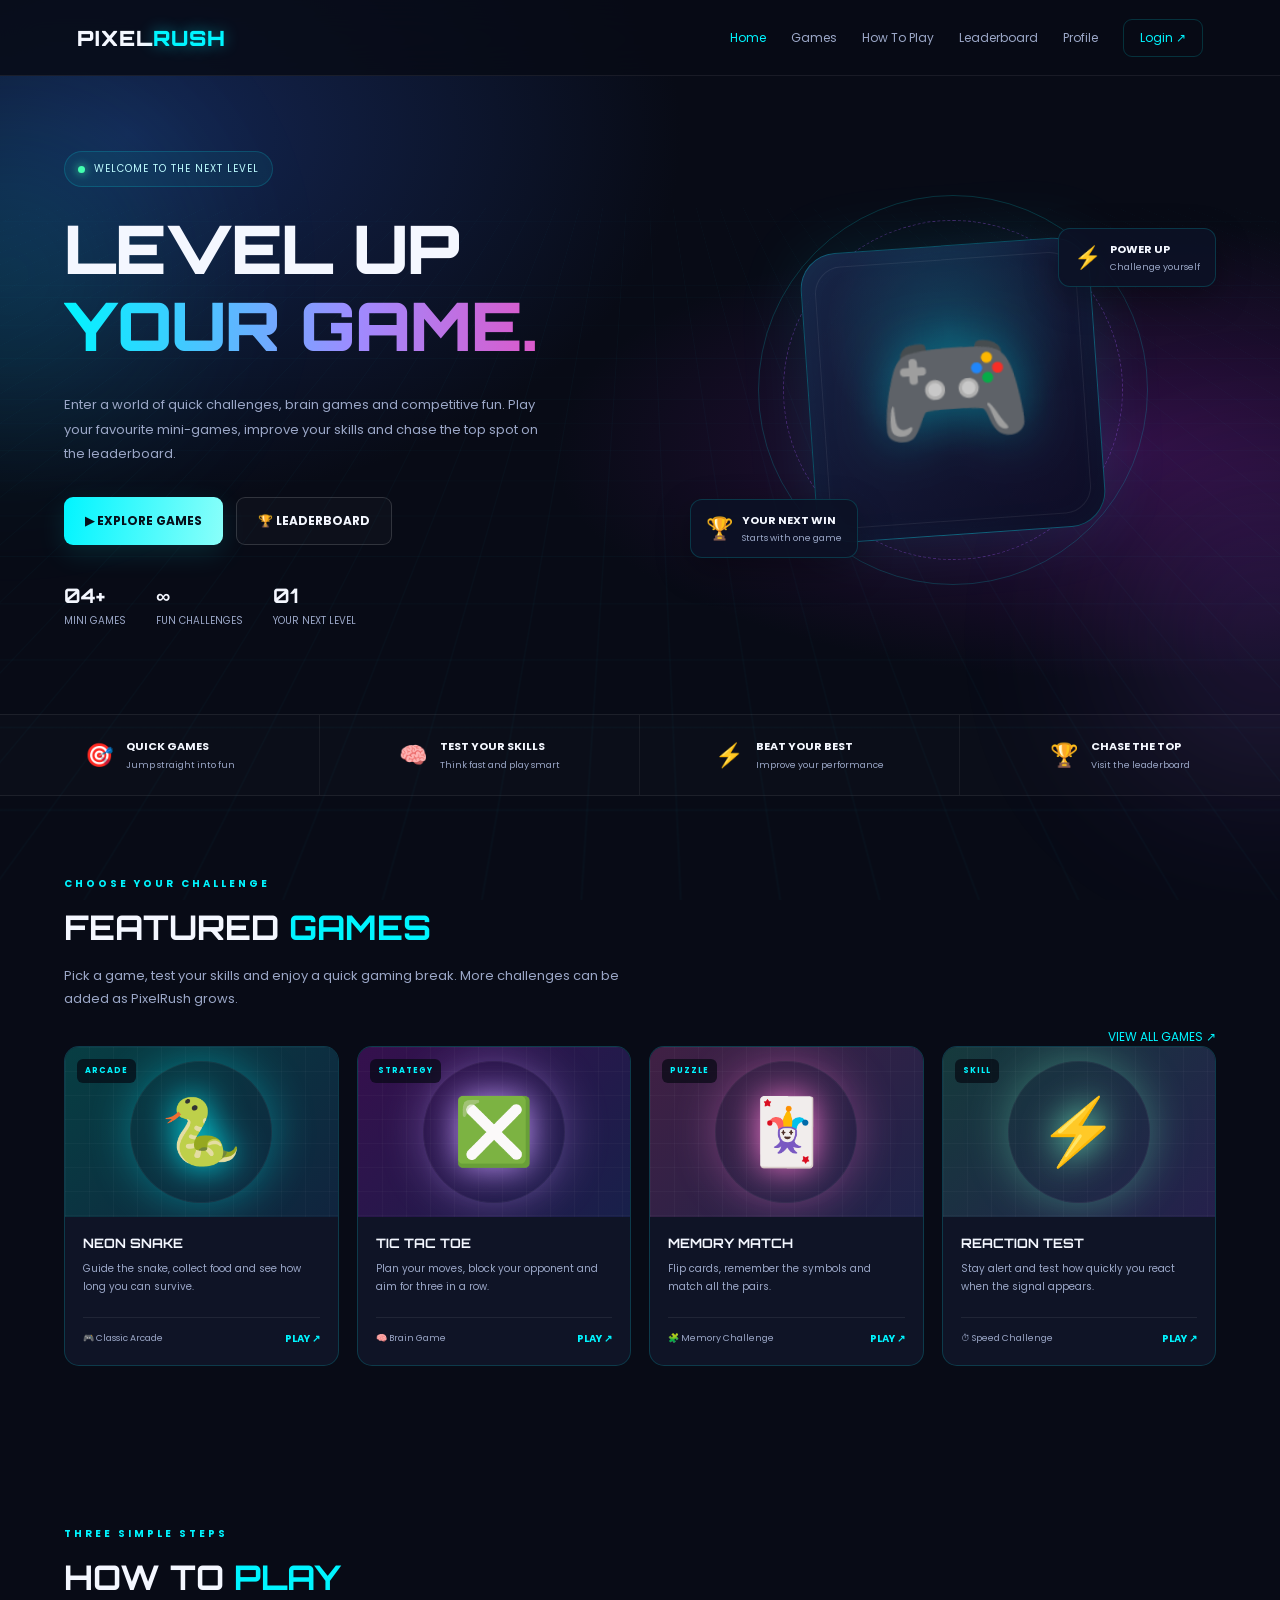
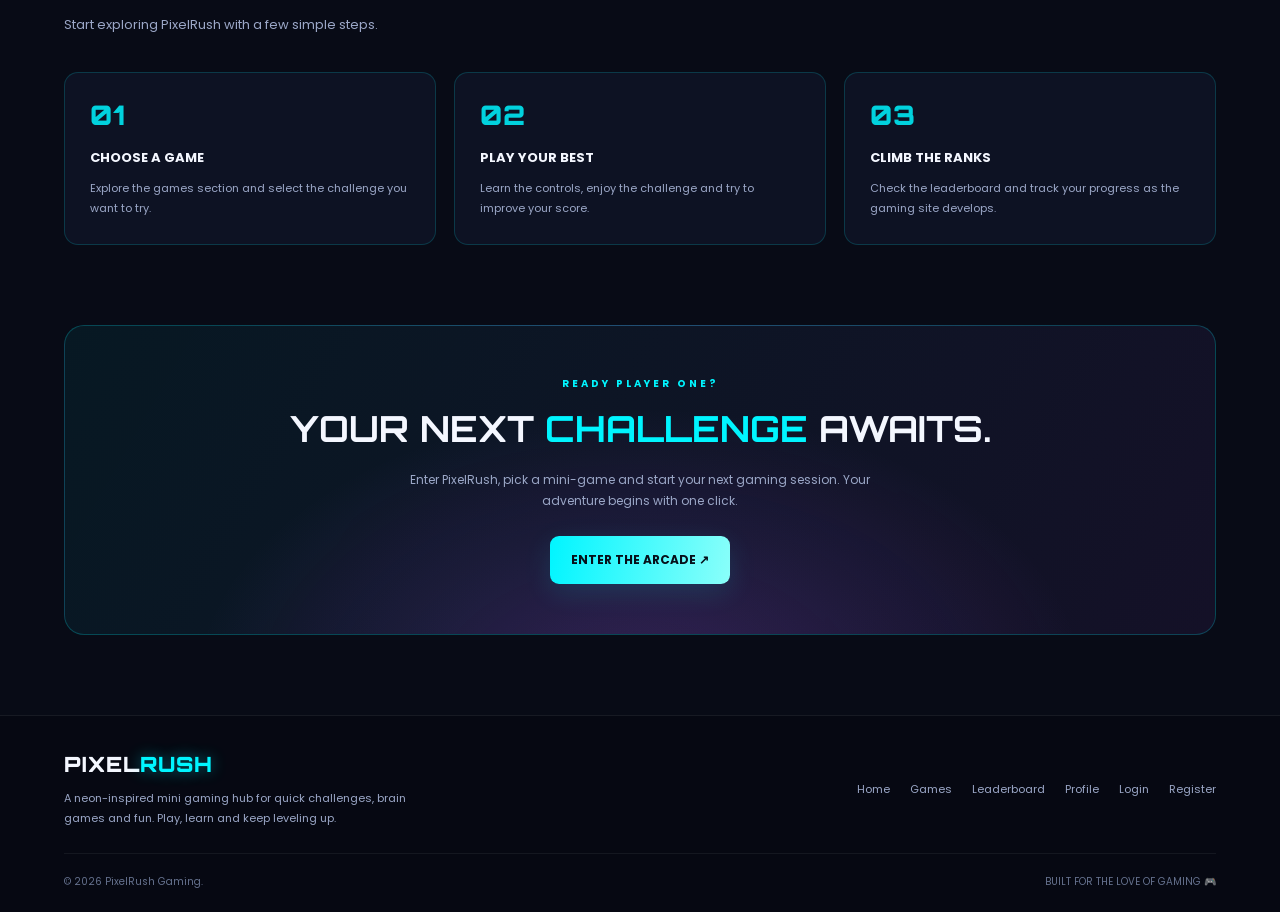
<file: index.html>
<!DOCTYPE html>
<html lang="en">
<head>
  <meta charset="UTF-8">
  <meta name="viewport" content="width=device-width, initial-scale=1.0">
  <meta name="theme-color" content="#080b16">
  <meta name="description" content="PixelRush is your neon gaming hub. Play mini games, earn XP and climb the leaderboard.">
  <title>PixelRush | Enter The Game</title>

  <link rel="preconnect" href="https://fonts.googleapis.com">
  <link rel="preconnect" href="https://fonts.gstatic.com" crossorigin>
  <link href="https://fonts.googleapis.com/css2?family=Orbitron:wght@400;500;600;700;800;900&family=Poppins:wght@300;400;500;600;700;800&display=swap" rel="stylesheet">

  <style>
    :root {
      --bg: #080b16;
      --panel: #11172b;
      --cyan: #00f5ff;
      --purple: #a855f7;
      --pink: #ff3cac;
      --white: #f4f7ff;
      --muted: #9ba7c7;
      --border: rgba(0,245,255,.17);
    }

    * {
      margin: 0;
      padding: 0;
      box-sizing: border-box;
    }

    html {
      scroll-behavior: smooth;
      scroll-padding-top: 90px;
    }

    body {
      background: var(--bg);
      color: var(--white);
      font-family: 'Poppins', sans-serif;
      overflow-x: hidden;
    }

    body.intro-active {
      overflow: hidden;
    }

    a {
      color: inherit;
      text-decoration: none;
    }

    button {
      font: inherit;
      cursor: pointer;
    }

    /* =========================
       INTRO / ENTER ANIMATION
       Only on index.html
    ========================== */

    .intro {
      position: fixed;
      inset: 0;
      z-index: 9999;
      display: flex;
      align-items: center;
      justify-content: center;
      overflow: hidden;
      background: #050711;
      transition:
        opacity .8s ease,
        visibility .8s ease;
    }

    .intro.hide {
      opacity: 0;
      visibility: hidden;
      pointer-events: none;
    }

    .intro-grid {
      position: absolute;
      inset: -50%;
      background-image:
        linear-gradient(rgba(0,245,255,.12) 1px, transparent 1px),
        linear-gradient(90deg, rgba(0,245,255,.12) 1px, transparent 1px);
      background-size: 48px 48px;
      transform: perspective(500px) rotateX(58deg) scale(1.3);
      animation: introGrid 3s linear infinite;
      mask-image: linear-gradient(to bottom, transparent, black, transparent);
    }

    .intro-glow {
      position: absolute;
      width: 380px;
      height: 380px;
      border-radius: 50%;
      background: var(--purple);
      filter: blur(130px);
      opacity: .28;
      animation: glowPulse 2s ease-in-out infinite alternate;
    }

    .intro-content {
      position: relative;
      z-index: 2;
      width: 100%;
      padding: 24px;
      text-align: center;
      animation: introEnter 1s cubic-bezier(.2,.8,.2,1) both;
    }

    .intro-symbol {
      width: 92px;
      height: 92px;
      display: grid;
      place-items: center;
      margin: 0 auto 25px;
      border: 1px solid rgba(0,245,255,.6);
      border-radius: 25px;
      background: rgba(0,245,255,.07);
      box-shadow:
        0 0 30px rgba(0,245,255,.16),
        inset 0 0 25px rgba(0,245,255,.06);
      font-size: 46px;
      animation: symbolFloat 2s ease-in-out infinite;
    }

    .intro-title {
      font-family: 'Orbitron', sans-serif;
      font-weight: 900;
      font-size: clamp(34px, 8vw, 76px);
      letter-spacing: clamp(2px, 1vw, 8px);
      line-height: 1.2;
      text-shadow: 0 0 35px rgba(0,245,255,.16);
    }

    .intro-title span {
      color: var(--cyan);
      text-shadow: 0 0 25px rgba(0,245,255,.7);
    }

    .intro-subtitle {
      margin-top: 17px;
      color: #b4c0df;
      font-size: 11px;
      letter-spacing: 4px;
    }

    .intro-loader {
      width: min(280px, 75%);
      height: 3px;
      margin: 36px auto 13px;
      overflow: hidden;
      border-radius: 10px;
      background: #222b43;
    }

    .intro-loader span {
      display: block;
      width: 100%;
      height: 100%;
      background: linear-gradient(90deg, var(--purple), var(--cyan));
      transform: scaleX(0);
      transform-origin: left;
      animation: loading 2.5s ease-in-out forwards;
      box-shadow: 0 0 12px var(--cyan);
    }

    .loading-text {
      color: #71809f;
      font-size: 10px;
      letter-spacing: 3px;
      animation: textBlink 1s ease-in-out infinite alternate;
    }

    .skip-intro {
      position: absolute;
      z-index: 5;
      right: 25px;
      bottom: 24px;
      padding: 10px 15px;
      border: 1px solid rgba(0,245,255,.28);
      border-radius: 8px;
      background: rgba(0,245,255,.06);
      color: var(--cyan);
      font-size: 11px;
      letter-spacing: 1px;
      transition: .25s;
    }

    .skip-intro:hover {
      background: rgba(0,245,255,.15);
    }

    @keyframes introEnter {
      from { opacity: 0; transform: translateY(35px) scale(.94); }
      to { opacity: 1; transform: translateY(0) scale(1); }
    }

    @keyframes introGrid {
      from { background-position: 0 0; }
      to { background-position: 0 96px; }
    }

    @keyframes glowPulse {
      from { transform: scale(.8); opacity: .16; }
      to { transform: scale(1.2); opacity: .35; }
    }

    @keyframes symbolFloat {
      0%, 100% { transform: translateY(0) rotate(-3deg); }
      50% { transform: translateY(-9px) rotate(3deg); }
    }

    @keyframes loading {
      to { transform: scaleX(1); }
    }

    @keyframes textBlink {
      from { opacity: .45; }
      to { opacity: 1; }
    }

    /* =========================
       BACKGROUND
    ========================== */

    .site-background {
      position: fixed;
      inset: 0;
      z-index: -2;
      pointer-events: none;
      overflow: hidden;
      background:
        radial-gradient(ellipse at 10% 15%, #142653 0%, transparent 34%),
        radial-gradient(ellipse at 88% 50%, #301044 0%, transparent 36%),
        #080b16;
    }

    .site-grid {
      position: absolute;
      inset: -50%;
      background-image:
        linear-gradient(rgba(0,245,255,.025) 1px, transparent 1px),
        linear-gradient(90deg, rgba(0,245,255,.025) 1px, transparent 1px);
      background-size: 50px 50px;
      transform: perspective(650px) rotateX(55deg);
    }

    .ambient {
      position: absolute;
      width: 280px;
      height: 280px;
      border-radius: 50%;
      filter: blur(100px);
      opacity: .17;
      animation: ambientFloat 10s ease-in-out infinite alternate;
    }

    .ambient.a {
      top: 15%;
      left: -130px;
      background: var(--cyan);
    }

    .ambient.b {
      top: 55%;
      right: -130px;
      background: var(--purple);
      animation-delay: -4s;
    }

    @keyframes ambientFloat {
      to { transform: translate(70px, -35px) scale(1.15); }
    }

    /* =========================
       NAVIGATION
    ========================== */

    .navbar {
      min-height: 76px;
      position: sticky;
      top: 0;
      z-index: 100;
      display: flex;
      justify-content: space-between;
      align-items: center;
      gap: 20px;
      padding: 16px 6%;
      background: rgba(8,11,22,.84);
      border-bottom: 1px solid rgba(255,255,255,.07);
      backdrop-filter: blur(18px);
    }

    .logo {
      flex-shrink: 0;
      font-family: 'Orbitron', sans-serif;
      font-size: 21px;
      font-weight: 900;
      letter-spacing: 1px;
    }

    .logo span {
      color: var(--cyan);
      text-shadow: 0 0 15px rgba(0,245,255,.45);
    }

    .nav-links {
      display: flex;
      align-items: center;
      gap: 25px;
    }

    .nav-links a {
      color: var(--muted);
      font-size: 12px;
      transition: color .25s;
    }

    .nav-links a:hover,
    .nav-links a.active {
      color: var(--cyan);
    }

    .nav-links .nav-login {
      padding: 9px 16px;
      color: var(--cyan);
      border: 1px solid var(--border);
      border-radius: 9px;
    }

    .menu-toggle {
      display: none;
      width: 42px;
      height: 40px;
      border: 1px solid var(--border);
      border-radius: 9px;
      color: var(--cyan);
      background: rgba(0,245,255,.05);
      font-size: 21px;
    }

    /* =========================
       GENERAL
    ========================== */

    .container {
      width: min(1180px, 90%);
      margin: auto;
    }

    .section {
      padding: 80px 0;
    }

    .section-heading {
      margin-bottom: 35px;
    }

    .eyebrow {
      color: var(--cyan);
      font-size: 10px;
      font-weight: 700;
      letter-spacing: 3px;
      margin-bottom: 12px;
    }

    .section-heading h2 {
      font-family: 'Orbitron', sans-serif;
      font-size: clamp(23px, 4vw, 34px);
      line-height: 1.4;
    }

    .section-heading h2 span {
      color: var(--cyan);
    }

    .section-heading p {
      max-width: 570px;
      margin-top: 12px;
      color: var(--muted);
      font-size: 13px;
      line-height: 1.8;
    }

    .section-topline {
      display: flex;
      justify-content: space-between;
      align-items: end;
      gap: 20px;
    }

    .text-link {
      color: var(--cyan);
      font-size: 12px;
      white-space: nowrap;
      transition: .2s;
    }

    .text-link:hover {
      transform: translateX(4px);
    }

    /* =========================
       HERO SECTION
    ========================== */

    .hero {
      position: relative;
      min-height: 610px;
      display: flex;
      align-items: center;
      padding: 75px 0 85px;
      overflow: hidden;
    }

    .hero-inner {
      display: grid;
      grid-template-columns: 1.05fr .95fr;
      align-items: center;
      gap: 45px;
    }

    .hero-copy {
      animation: heroReveal .8s .15s both;
    }

    @keyframes heroReveal {
      from { opacity: 0; transform: translateY(28px); }
      to { opacity: 1; transform: translateY(0); }
    }

    .hero-badge {
      display: inline-flex;
      align-items: center;
      gap: 9px;
      padding: 9px 13px;
      margin-bottom: 23px;
      color: #bdfcff;
      background: rgba(0,245,255,.06);
      border: 1px solid var(--border);
      border-radius: 30px;
      font-size: 10px;
      letter-spacing: 1px;
    }

    .hero-badge i {
      width: 7px;
      height: 7px;
      border-radius: 50%;
      background: #43ffb0;
      box-shadow: 0 0 10px #43ffb0;
    }

    .hero h1 {
      font-family: 'Orbitron', sans-serif;
      font-size: clamp(36px, 5.4vw, 67px);
      line-height: 1.15;
      font-weight: 900;
      letter-spacing: -1px;
    }

    .hero h1 .gradient {
      display: block;
      padding-bottom: 7px;
      background: linear-gradient(90deg, var(--cyan), #9e8bff, var(--pink));
      -webkit-background-clip: text;
      background-clip: text;
      color: transparent;
    }

    .hero-description {
      max-width: 480px;
      margin-top: 22px;
      color: var(--muted);
      font-size: 13px;
      line-height: 1.9;
    }

    .hero-actions {
      display: flex;
      gap: 13px;
      flex-wrap: wrap;
      margin-top: 30px;
    }

    .btn {
      min-height: 48px;
      display: inline-flex;
      align-items: center;
      justify-content: center;
      gap: 9px;
      padding: 0 21px;
      border-radius: 9px;
      font-size: 12px;
      font-weight: 700;
      transition: transform .25s, box-shadow .25s, background .25s;
    }

    .btn:hover {
      transform: translateY(-3px);
    }

    .btn-primary {
      color: #06101a;
      background: linear-gradient(100deg, var(--cyan), #8afffa);
      box-shadow: 0 8px 28px rgba(0,245,255,.12);
    }

    .btn-primary:hover {
      box-shadow: 0 10px 35px rgba(0,245,255,.25);
    }

    .btn-outline {
      color: var(--white);
      border: 1px solid rgba(255,255,255,.15);
      background: rgba(255,255,255,.025);
    }

    .btn-outline:hover {
      border-color: var(--cyan);
      color: var(--cyan);
    }

    .hero-stats {
      display: flex;
      gap: 30px;
      margin-top: 38px;
      flex-wrap: wrap;
    }

    .hero-stat strong {
      display: block;
      font-family: 'Orbitron', sans-serif;
      font-size: 20px;
    }

    .hero-stat span {
      display: block;
      margin-top: 5px;
      color: var(--muted);
      font-size: 10px;
    }

    /* Hero visual */
    .hero-visual {
      position: relative;
      min-height: 420px;
      display: grid;
      place-items: center;
      animation: visualReveal 1s .3s both;
    }

    @keyframes visualReveal {
      from { opacity: 0; transform: translateX(35px) scale(.95); }
      to { opacity: 1; transform: translateX(0) scale(1); }
    }

    .visual-ring {
      position: absolute;
      width: min(390px, 90%);
      aspect-ratio: 1;
      border: 1px solid rgba(0,245,255,.17);
      border-radius: 50%;
      animation: ringRotate 24s linear infinite;
    }

    .visual-ring::before,
    .visual-ring::after {
      content: "";
      position: absolute;
      border: 1px dashed rgba(168,85,247,.35);
      border-radius: 50%;
    }

    .visual-ring::before {
      inset: 24px;
    }

    .visual-ring::after {
      inset: 55px;
      border-color: rgba(0,245,255,.2);
    }

    @keyframes ringRotate {
      to { transform: rotate(360deg); }
    }

    .hero-core {
      position: relative;
      z-index: 2;
      width: min(290px, 75%);
      aspect-ratio: 1;
      display: grid;
      place-items: center;
      border: 1px solid rgba(0,245,255,.28);
      border-radius: 36px;
      background:
        radial-gradient(circle at 50% 30%, rgba(0,245,255,.16), transparent 50%),
        linear-gradient(145deg, rgba(25,39,73,.95), rgba(13,12,35,.95));
      box-shadow:
        0 0 70px rgba(0,245,255,.1),
        inset 0 0 40px rgba(0,245,255,.04);
      transform: rotate(-4deg);
      animation: coreFloat 4s ease-in-out infinite;
    }

    .hero-core::before {
      content: "";
      position: absolute;
      inset: 13px;
      border: 1px solid rgba(255,255,255,.07);
      border-radius: 27px;
    }

    .hero-game-icon {
      font-size: clamp(80px, 13vw, 125px);
      filter: drop-shadow(0 0 25px rgba(0,245,255,.32));
    }

    @keyframes coreFloat {
      0%, 100% { transform: translateY(0) rotate(-4deg); }
      50% { transform: translateY(-13px) rotate(1deg); }
    }

    .floating-chip {
      position: absolute;
      z-index: 3;
      display: flex;
      align-items: center;
      gap: 9px;
      padding: 12px 15px;
      border: 1px solid var(--border);
      border-radius: 12px;
      background: rgba(12,18,37,.93);
      box-shadow: 0 12px 35px rgba(0,0,0,.3);
      backdrop-filter: blur(12px);
      animation: chipFloat 4s ease-in-out infinite;
    }

    .floating-chip .chip-icon {
      font-size: 22px;
    }

    .floating-chip strong {
      display: block;
      font-size: 11px;
    }

    .floating-chip small {
      display: block;
      margin-top: 3px;
      color: var(--muted);
      font-size: 9px;
    }

    .chip-top {
      top: 48px;
      right: 0;
    }

    .chip-bottom {
      bottom: 42px;
      left: 0;
      animation-delay: -2s;
    }

    @keyframes chipFloat {
      0%, 100% { transform: translateY(0); }
      50% { transform: translateY(-8px); }
    }

    /* =========================
       HIGHLIGHT STRIP
    ========================== */

    .feature-strip {
      display: grid;
      grid-template-columns: repeat(4, 1fr);
      border-top: 1px solid rgba(255,255,255,.07);
      border-bottom: 1px solid rgba(255,255,255,.07);
      background: rgba(255,255,255,.015);
    }

    .feature-item {
      padding: 23px 15px;
      display: flex;
      align-items: center;
      justify-content: center;
      gap: 12px;
      border-right: 1px solid rgba(255,255,255,.06);
    }

    .feature-item:last-child {
      border-right: none;
    }

    .feature-item .feature-icon {
      font-size: 23px;
    }

    .feature-item strong {
      display: block;
      font-size: 11px;
    }

    .feature-item small {
      display: block;
      margin-top: 4px;
      color: var(--muted);
      font-size: 9px;
    }

    /* =========================
       GAME CARDS
    ========================== */

    .games-grid {
      display: grid;
      grid-template-columns: repeat(4, minmax(0, 1fr));
      gap: 18px;
    }

    .game-card {
      position: relative;
      overflow: hidden;
      border: 1px solid var(--border);
      border-radius: 15px;
      background: rgba(17,23,43,.83);
      transition: transform .3s, border-color .3s, box-shadow .3s;
      animation: cardAppear .6s ease both;
    }

    .game-card:nth-child(2) { animation-delay: .08s; }
    .game-card:nth-child(3) { animation-delay: .16s; }
    .game-card:nth-child(4) { animation-delay: .24s; }

    @keyframes cardAppear {
      from { opacity: 0; transform: translateY(18px); }
      to { opacity: 1; transform: translateY(0); }
    }

    .game-card:hover {
      transform: translateY(-7px);
      border-color: rgba(0,245,255,.55);
      box-shadow: 0 18px 40px rgba(0,0,0,.23);
    }

    .game-art {
      min-height: 170px;
      position: relative;
      display: grid;
      place-items: center;
      overflow: hidden;
    }

    .game-art::before {
      content: "";
      position: absolute;
      inset: 0;
      opacity: .7;
      background-image:
        linear-gradient(rgba(255,255,255,.04) 1px, transparent 1px),
        linear-gradient(90deg, rgba(255,255,255,.04) 1px, transparent 1px);
      background-size: 24px 24px;
    }

    .game-art::after {
      content: "";
      position: absolute;
      width: 140px;
      height: 140px;
      border: 1px solid rgba(255,255,255,.13);
      border-radius: 50%;
      box-shadow: 0 0 45px currentColor;
      opacity: .35;
    }

    .art-snake {
      background: linear-gradient(135deg, #073e43, #10243e);
      color: var(--cyan);
    }

    .art-tic {
      background: linear-gradient(135deg, #35104d, #18204a);
      color: #c69aff;
    }

    .art-memory {
      background: linear-gradient(135deg, #402044, #1e2349);
      color: #ff7bd5;
    }

    .art-reaction {
      background: linear-gradient(135deg, #153a3c, #25204c);
      color: #75ffc9;
    }

    .art-emoji {
      z-index: 1;
      font-size: 65px;
      filter: drop-shadow(0 0 18px currentColor);
      transition: transform .35s;
    }

    .game-card:hover .art-emoji {
      transform: scale(1.15) rotate(-5deg);
    }

    .game-label {
      position: absolute;
      top: 12px;
      left: 12px;
      z-index: 2;
      padding: 6px 8px;
      border-radius: 6px;
      background: rgba(5,8,18,.7);
      color: var(--cyan);
      font-size: 8px;
      font-weight: 700;
      letter-spacing: 1px;
    }

    .game-info {
      padding: 18px;
    }

    .game-info h3 {
      font-family: 'Orbitron', sans-serif;
      font-size: 13px;
    }

    .game-info p {
      min-height: 42px;
      margin-top: 9px;
      color: var(--muted);
      font-size: 10px;
      line-height: 1.8;
    }

    .game-meta {
      display: flex;
      justify-content: space-between;
      align-items: center;
      gap: 8px;
      margin-top: 15px;
      padding-top: 13px;
      border-top: 1px solid rgba(255,255,255,.07);
      color: var(--muted);
      font-size: 9px;
    }

    .play-link {
      color: var(--cyan);
      font-size: 10px;
      font-weight: 700;
    }

    /* =========================
       HOW TO PLAY
    ========================== */

    .how-grid {
      display: grid;
      grid-template-columns: repeat(3, 1fr);
      gap: 18px;
    }

    .how-card {
      padding: 25px;
      border: 1px solid var(--border);
      border-radius: 14px;
      background: rgba(17,23,43,.66);
      transition: .25s;
    }

    .how-card:hover {
      transform: translateY(-4px);
      border-color: rgba(168,85,247,.5);
    }

    .how-number {
      font-family: 'Orbitron', sans-serif;
      font-size: 27px;
      font-weight: 900;
      color: var(--cyan);
      opacity: .85;
    }

    .how-card h3 {
      margin-top: 16px;
      font-size: 13px;
    }

    .how-card p {
      margin-top: 10px;
      color: var(--muted);
      font-size: 11px;
      line-height: 1.9;
    }

    /* =========================
       CTA
    ========================== */

    .cta {
      position: relative;
      overflow: hidden;
      padding: 50px 25px;
      text-align: center;
      border: 1px solid rgba(0,245,255,.22);
      border-radius: 20px;
      background:
        radial-gradient(ellipse at 50% 120%, rgba(168,85,247,.23), transparent 55%),
        linear-gradient(120deg, rgba(0,245,255,.06), rgba(168,85,247,.08));
    }

    .cta h2 {
      font-family: 'Orbitron', sans-serif;
      font-size: clamp(23px, 4vw, 36px);
      line-height: 1.4;
    }

    .cta h2 span {
      color: var(--cyan);
    }

    .cta p {
      max-width: 520px;
      margin: 14px auto 24px;
      color: var(--muted);
      font-size: 12px;
      line-height: 1.8;
    }

    /* =========================
       FOOTER
    ========================== */

    .footer {
      margin-top: 80px;
      padding: 35px 0 22px;
      border-top: 1px solid rgba(255,255,255,.07);
      background: rgba(5,7,15,.5);
    }

    .footer-top {
      display: flex;
      justify-content: space-between;
      align-items: center;
      gap: 25px;
      flex-wrap: wrap;
      padding-bottom: 25px;
    }

    .footer-description {
      max-width: 370px;
      margin-top: 10px;
      color: var(--muted);
      font-size: 11px;
      line-height: 1.8;
    }

    .footer-links {
      display: flex;
      gap: 20px;
      flex-wrap: wrap;
    }

    .footer-links a {
      color: var(--muted);
      font-size: 11px;
      transition: color .2s;
    }

    .footer-links a:hover {
      color: var(--cyan);
    }

    .footer-bottom {
      padding-top: 20px;
      border-top: 1px solid rgba(255,255,255,.06);
      display: flex;
      justify-content: space-between;
      gap: 12px;
      flex-wrap: wrap;
      color: #65718e;
      font-size: 10px;
    }

    /* =========================
       SCROLL REVEAL
    ========================== */

    .reveal {
      opacity: 0;
      transform: translateY(25px);
      transition: opacity .7s ease, transform .7s ease;
    }

    .reveal.visible {
      opacity: 1;
      transform: translateY(0);
    }

    /* =========================
       RESPONSIVE
    ========================== */

    @media (max-width: 1000px) {
      .hero-inner {
        gap: 20px;
      }

      .games-grid {
        grid-template-columns: repeat(2, minmax(0, 1fr));
      }

      .nav-links {
        gap: 16px;
      }

      .hero-visual {
        min-height: 360px;
      }
    }

    @media (max-width: 760px) {
      .navbar {
        padding: 15px 5%;
      }

      .menu-toggle {
        display: block;
      }

      .nav-links {
        position: absolute;
        top: 100%;
        left: 0;
        right: 0;
        display: none;
        align-items: stretch;
        gap: 0;
        padding: 10px 5% 18px;
        background: rgba(8,11,22,.98);
        border-bottom: 1px solid var(--border);
      }

      .nav-links.open {
        display: flex;
        flex-direction: column;
      }

      .nav-links a {
        padding: 12px 5px;
      }

      .nav-links .nav-login {
        text-align: center;
      }

      .hero {
        padding: 60px 0 65px;
      }

      .hero-inner {
        grid-template-columns: 1fr;
      }

      .hero-copy {
        text-align: center;
      }

      .hero-description {
        margin-left: auto;
        margin-right: auto;
      }

      .hero-actions,
      .hero-stats {
        justify-content: center;
      }

      .hero-visual {
        min-height: 360px;
        margin-top: 5px;
      }

      .feature-strip {
        grid-template-columns: repeat(2, 1fr);
      }

      .feature-item:nth-child(2) {
        border-right: none;
      }

      .feature-item:nth-child(-n+2) {
        border-bottom: 1px solid rgba(255,255,255,.06);
      }

      .how-grid {
        grid-template-columns: 1fr;
      }

      .section {
        padding: 60px 0;
      }
    }

    @media (max-width: 480px) {
      .logo {
        font-size: 18px;
      }

      .container {
        width: 90%;
      }

      .hero h1 {
        font-size: 35px;
      }

      .hero-stats {
        gap: 20px;
      }

      .hero-stat strong {
        font-size: 17px;
      }

      .hero-visual {
        min-height: 300px;
      }

      .hero-core {
        width: 225px;
        border-radius: 28px;
      }

      .hero-game-icon {
        font-size: 90px;
      }

      .visual-ring {
        width: 280px;
      }

      .floating-chip {
        padding: 9px 11px;
      }

      .chip-top {
        top: 15px;
        right: 0;
      }

      .chip-bottom {
        bottom: 14px;
        left: 0;
      }

      .games-grid {
        grid-template-columns: 1fr;
      }

      .game-art {
        min-height: 190px;
      }

      .section-topline {
        align-items: start;
        flex-direction: column;
      }

      .feature-item {
        padding: 17px 9px;
        justify-content: flex-start;
      }

      .feature-item .feature-icon {
        font-size: 19px;
      }

      .feature-item strong {
        font-size: 10px;
      }

      .feature-item small {
        font-size: 8px;
      }

      .cta {
        padding: 38px 18px;
      }

      .footer-links {
        gap: 14px;
      }

      .skip-intro {
        right: 15px;
        bottom: 15px;
      }
    }

    @media (prefers-reduced-motion: reduce) {
      *,
      *::before,
      *::after {
        animation-duration: .01ms !important;
        animation-iteration-count: 1 !important;
        scroll-behavior: auto !important;
      }

      .reveal {
        opacity: 1;
        transform: none;
      }
    }
  </style>
</head>

<body class="intro-active">

  <!-- INTRO ANIMATION: index.html only -->
  <div class="intro" id="intro" aria-label="PixelRush introduction">
    <div class="intro-grid"></div>
    <div class="intro-glow"></div>

    <div class="intro-content">
      <div class="intro-symbol">🎮</div>

      <h1 class="intro-title">
        PIXEL<span>RUSH</span>
      </h1>

      <p class="intro-subtitle">YOUR GAME. YOUR LEGACY.</p>

      <div class="intro-loader">
        <span></span>
      </div>

      <p class="loading-text" id="loadingText">INITIALIZING GAME WORLD...</p>
    </div>

    <button class="skip-intro" id="skipIntro" type="button">
      SKIP INTRO ↗
    </button>
  </div>

  <!-- Site background -->
  <div class="site-background" aria-hidden="true">
    <div class="site-grid"></div>
    <div class="ambient a"></div>
    <div class="ambient b"></div>
  </div>

  <!-- Navigation -->
  <header>
    <nav class="navbar">
      <a href="index.html" class="logo">PIXEL<span>RUSH</span></a>

      <button
        class="menu-toggle"
        id="menuToggle"
        type="button"
        aria-label="Open navigation menu"
        aria-expanded="false"
      >☰</button>

      <div class="nav-links" id="navLinks">
        <a href="index.html" class="active">Home</a>
        <a href="games.html">Games</a>
        <a href="#how-to-play">How To Play</a>
        <a href="leaderboard.html">Leaderboard</a>
        <a href="profile.html">Profile</a>
        <a href="login.html" class="nav-login">Login ↗</a>
      </div>
    </nav>
  </header>

  <main>
    <!-- Hero -->
    <section class="hero">
      <div class="container hero-inner">

        <div class="hero-copy">
          <div class="hero-badge">
            <i></i>
            WELCOME TO THE NEXT LEVEL
          </div>

          <h1>
            LEVEL UP
            <span class="gradient">YOUR GAME.</span>
          </h1>

          <p class="hero-description">
            Enter a world of quick challenges, brain games and competitive
            fun. Play your favourite mini-games, improve your skills and
            chase the top spot on the leaderboard.
          </p>

          <div class="hero-actions">
            <a href="#featured-games" class="btn btn-primary">
              ▶ EXPLORE GAMES
            </a>

            <a href="leaderboard.html" class="btn btn-outline">
              🏆 LEADERBOARD
            </a>
          </div>

          <div class="hero-stats">
            <div class="hero-stat">
              <strong>04+</strong>
              <span>MINI GAMES</span>
            </div>

            <div class="hero-stat">
              <strong>∞</strong>
              <span>FUN CHALLENGES</span>
            </div>

            <div class="hero-stat">
              <strong>01</strong>
              <span>YOUR NEXT LEVEL</span>
            </div>
          </div>
        </div>

        <div class="hero-visual">
          <div class="visual-ring"></div>

          <div class="hero-core">
            <div class="hero-game-icon">🎮</div>
          </div>

          <div class="floating-chip chip-top">
            <span class="chip-icon">⚡</span>
            <div>
              <strong>POWER UP</strong>
              <small>Challenge yourself</small>
            </div>
          </div>

          <div class="floating-chip chip-bottom">
            <span class="chip-icon">🏆</span>
            <div>
              <strong>YOUR NEXT WIN</strong>
              <small>Starts with one game</small>
            </div>
          </div>
        </div>

      </div>
    </section>

    <!-- Feature strip -->
    <section class="feature-strip" aria-label="Website features">
      <div class="feature-item">
        <span class="feature-icon">🎯</span>
        <div>
          <strong>QUICK GAMES</strong>
          <small>Jump straight into fun</small>
        </div>
      </div>

      <div class="feature-item">
        <span class="feature-icon">🧠</span>
        <div>
          <strong>TEST YOUR SKILLS</strong>
          <small>Think fast and play smart</small>
        </div>
      </div>

      <div class="feature-item">
        <span class="feature-icon">⚡</span>
        <div>
          <strong>BEAT YOUR BEST</strong>
          <small>Improve your performance</small>
        </div>
      </div>

      <div class="feature-item">
        <span class="feature-icon">🏆</span>
        <div>
          <strong>CHASE THE TOP</strong>
          <small>Visit the leaderboard</small>
        </div>
      </div>
    </section>

    <!-- Featured games -->
    <section class="section" id="featured-games">
      <div class="container">

        <div class="section-topline reveal">
          <div class="section-heading">
            <div class="eyebrow">CHOOSE YOUR CHALLENGE</div>
            <h2>FEATURED <span>GAMES</span></h2>
            <p>
              Pick a game, test your skills and enjoy a quick gaming break.
              More challenges can be added as PixelRush grows.
            </p>
          </div>

          <a href="games.html" class="text-link">VIEW ALL GAMES ↗</a>
        </div>

        <div class="games-grid">

          <article class="game-card reveal">
            <div class="game-art art-snake">
              <span class="game-label">ARCADE</span>
              <span class="art-emoji">🐍</span>
            </div>
            <div class="game-info">
              <h3>NEON SNAKE</h3>
              <p>Guide the snake, collect food and see how long you can survive.</p>
              <div class="game-meta">
                <span>🎮 Classic Arcade</span>
                <a href="games/snake.html" class="play-link">PLAY ↗</a>
              </div>
            </div>
          </article>

          <article class="game-card reveal">
            <div class="game-art art-tic">
              <span class="game-label">STRATEGY</span>
              <span class="art-emoji">❎</span>
            </div>
            <div class="game-info">
              <h3>TIC TAC TOE</h3>
              <p>Plan your moves, block your opponent and aim for three in a row.</p>
              <div class="game-meta">
                <span>🧠 Brain Game</span>
                <a href="games/tic-tac-toe.html" class="play-link">PLAY ↗</a>
              </div>
            </div>
          </article>

          <article class="game-card reveal">
            <div class="game-art art-memory">
              <span class="game-label">PUZZLE</span>
              <span class="art-emoji">🃏</span>
            </div>
            <div class="game-info">
              <h3>MEMORY MATCH</h3>
              <p>Flip cards, remember the symbols and match all the pairs.</p>
              <div class="game-meta">
                <span>🧩 Memory Challenge</span>
                <a href="games/memory-match.html" class="play-link">PLAY ↗</a>
              </div>
            </div>
          </article>

          <article class="game-card reveal">
            <div class="game-art art-reaction">
              <span class="game-label">SKILL</span>
              <span class="art-emoji">⚡</span>
            </div>
            <div class="game-info">
              <h3>REACTION TEST</h3>
              <p>Stay alert and test how quickly you react when the signal appears.</p>
              <div class="game-meta">
                <span>⏱ Speed Challenge</span>
                <a href="games/reaction-test.html" class="play-link">PLAY ↗</a>
              </div>
            </div>
          </article>

        </div>
      </div>
    </section>

    <!-- How to play -->
    <section class="section" id="how-to-play">
      <div class="container">
        <div class="section-heading reveal">
          <div class="eyebrow">THREE SIMPLE STEPS</div>
          <h2>HOW TO <span>PLAY</span></h2>
          <p>Start exploring PixelRush with a few simple steps.</p>
        </div>

        <div class="how-grid">
          <article class="how-card reveal">
            <div class="how-number">01</div>
            <h3>CHOOSE A GAME</h3>
            <p>Explore the games section and select the challenge you want to try.</p>
          </article>

          <article class="how-card reveal">
            <div class="how-number">02</div>
            <h3>PLAY YOUR BEST</h3>
            <p>Learn the controls, enjoy the challenge and try to improve your score.</p>
          </article>

          <article class="how-card reveal">
            <div class="how-number">03</div>
            <h3>CLIMB THE RANKS</h3>
            <p>Check the leaderboard and track your progress as the gaming site develops.</p>
          </article>
        </div>
      </div>
    </section>

    <!-- CTA -->
    <section class="container reveal">
      <div class="cta">
        <div class="eyebrow">READY PLAYER ONE?</div>
        <h2>YOUR NEXT <span>CHALLENGE</span> AWAITS.</h2>
        <p>
          Enter PixelRush, pick a mini-game and start your next gaming session.
          Your adventure begins with one click.
        </p>
        <a href="games.html" class="btn btn-primary">ENTER THE ARCADE ↗</a>
      </div>
    </section>

  </main>

  <!-- Footer -->
  <footer class="footer">
    <div class="container">
      <div class="footer-top">
        <div>
          <a href="index.html" class="logo">PIXEL<span>RUSH</span></a>
          <p class="footer-description">
            A neon-inspired mini gaming hub for quick challenges, brain games
            and fun. Play, learn and keep leveling up.
          </p>
        </div>

        <div class="footer-links">
          <a href="index.html">Home</a>
          <a href="games.html">Games</a>
          <a href="leaderboard.html">Leaderboard</a>
          <a href="profile.html">Profile</a>
          <a href="login.html">Login</a>
          <a href="register.html">Register</a>
        </div>
      </div>

      <div class="footer-bottom">
        <span>© <span id="year"></span> PixelRush Gaming.</span>
        <span>BUILT FOR THE LOVE OF GAMING 🎮</span>
      </div>
    </div>
  </footer>

  <script>
    // ==========================
    // INTRO ANIMATION
    // This code runs on index.html only.
    // ==========================

    const intro = document.getElementById("intro");
    const skipIntro = document.getElementById("skipIntro");
    const loadingText = document.getElementById("loadingText");
    const reduceMotion = window.matchMedia(
      "(prefers-reduced-motion: reduce)"
    ).matches;

    let introFinished = false;

    function finishIntro() {
      if (introFinished) return;

      introFinished = true;
      intro.classList.add("hide");
      document.body.classList.remove("intro-active");
    }

    // Update the loading message during the intro.
    const introMessages = [
      "INITIALIZING GAME WORLD...",
      "LOADING PLAYER EXPERIENCE...",
      "PREPARING YOUR ARENA...",
      "WELCOME TO PIXELRUSH!"
    ];

    let messageIndex = 0;

    const messageInterval = window.setInterval(() => {
      if (introFinished) {
        window.clearInterval(messageInterval);
        return;
      }

      messageIndex = Math.min(messageIndex + 1, introMessages.length - 1);
      loadingText.textContent = introMessages[messageIndex];
    }, 650);

    // Automatically enter the website after the intro.
    const introTimeout = window.setTimeout(
      finishIntro,
      reduceMotion ? 100 : 2900
    );

    // Let the user skip the intro.
    skipIntro.addEventListener("click", () => {
      window.clearTimeout(introTimeout);
      window.clearInterval(messageInterval);
      finishIntro();
    });

    // ==========================
    // MOBILE NAVIGATION
    // ==========================

    const menuToggle = document.getElementById("menuToggle");
    const navLinks = document.getElementById("navLinks");

    menuToggle.addEventListener("click", () => {
      const isOpen = navLinks.classList.toggle("open");

      menuToggle.setAttribute("aria-expanded", String(isOpen));
      menuToggle.setAttribute(
        "aria-label",
        isOpen ? "Close navigation menu" : "Open navigation menu"
      );
      menuToggle.textContent = isOpen ? "✕" : "☰";
    });

    navLinks.querySelectorAll("a").forEach(link => {
      link.addEventListener("click", () => {
        navLinks.classList.remove("open");
        menuToggle.setAttribute("aria-expanded", "false");
        menuToggle.setAttribute("aria-label", "Open navigation menu");
        menuToggle.textContent = "☰";
      });
    });

    // ==========================
    // SCROLL REVEAL ANIMATION
    // ==========================

    const revealElements = document.querySelectorAll(".reveal");

    if ("IntersectionObserver" in window && !reduceMotion) {
      const observer = new IntersectionObserver((entries) => {
        entries.forEach(entry => {
          if (entry.isIntersecting) {
            entry.target.classList.add("visible");
            observer.unobserve(entry.target);
          }
        });
      }, {
        threshold: 0.12
      });

      revealElements.forEach(element => observer.observe(element));
    } else {
      revealElements.forEach(element => element.classList.add("visible"));
    }

    // Footer year
    document.getElementById("year").textContent =
      new Date().getFullYear();
  </script>

</body>
</html>
</file>
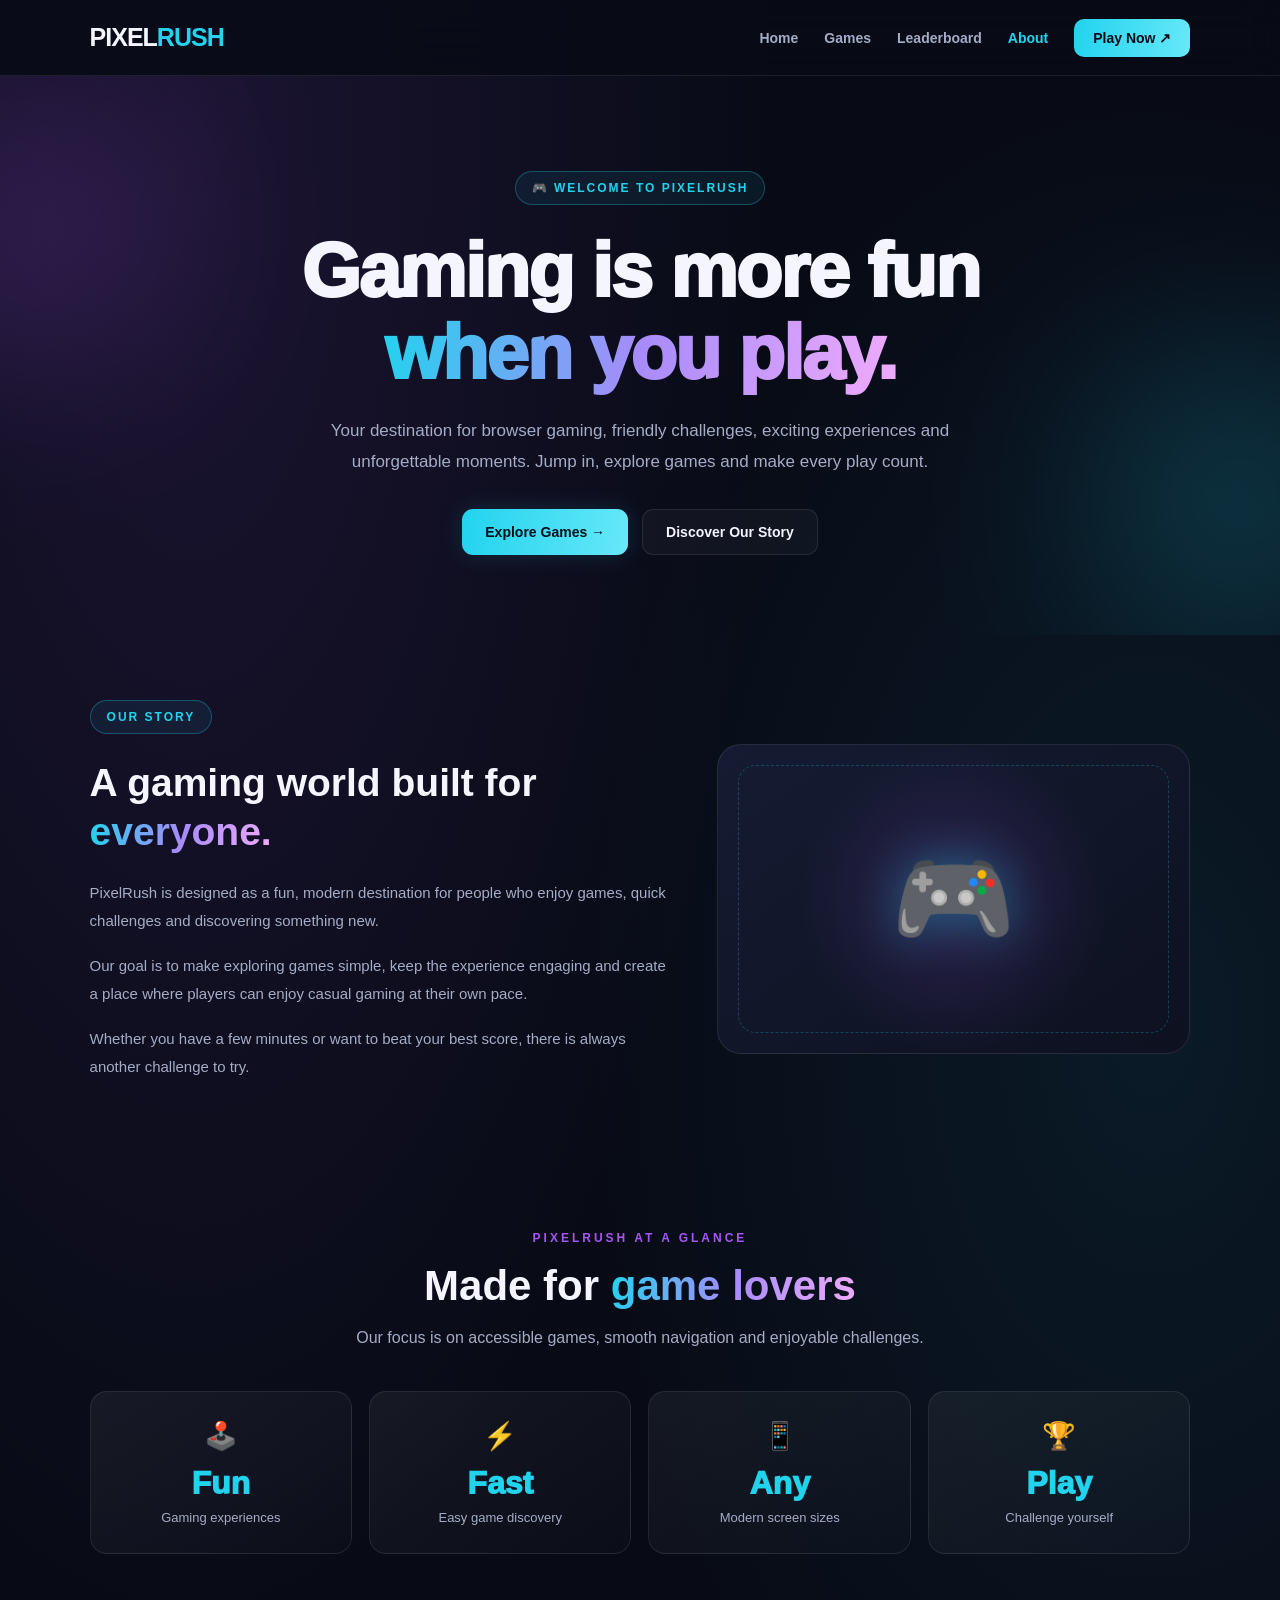
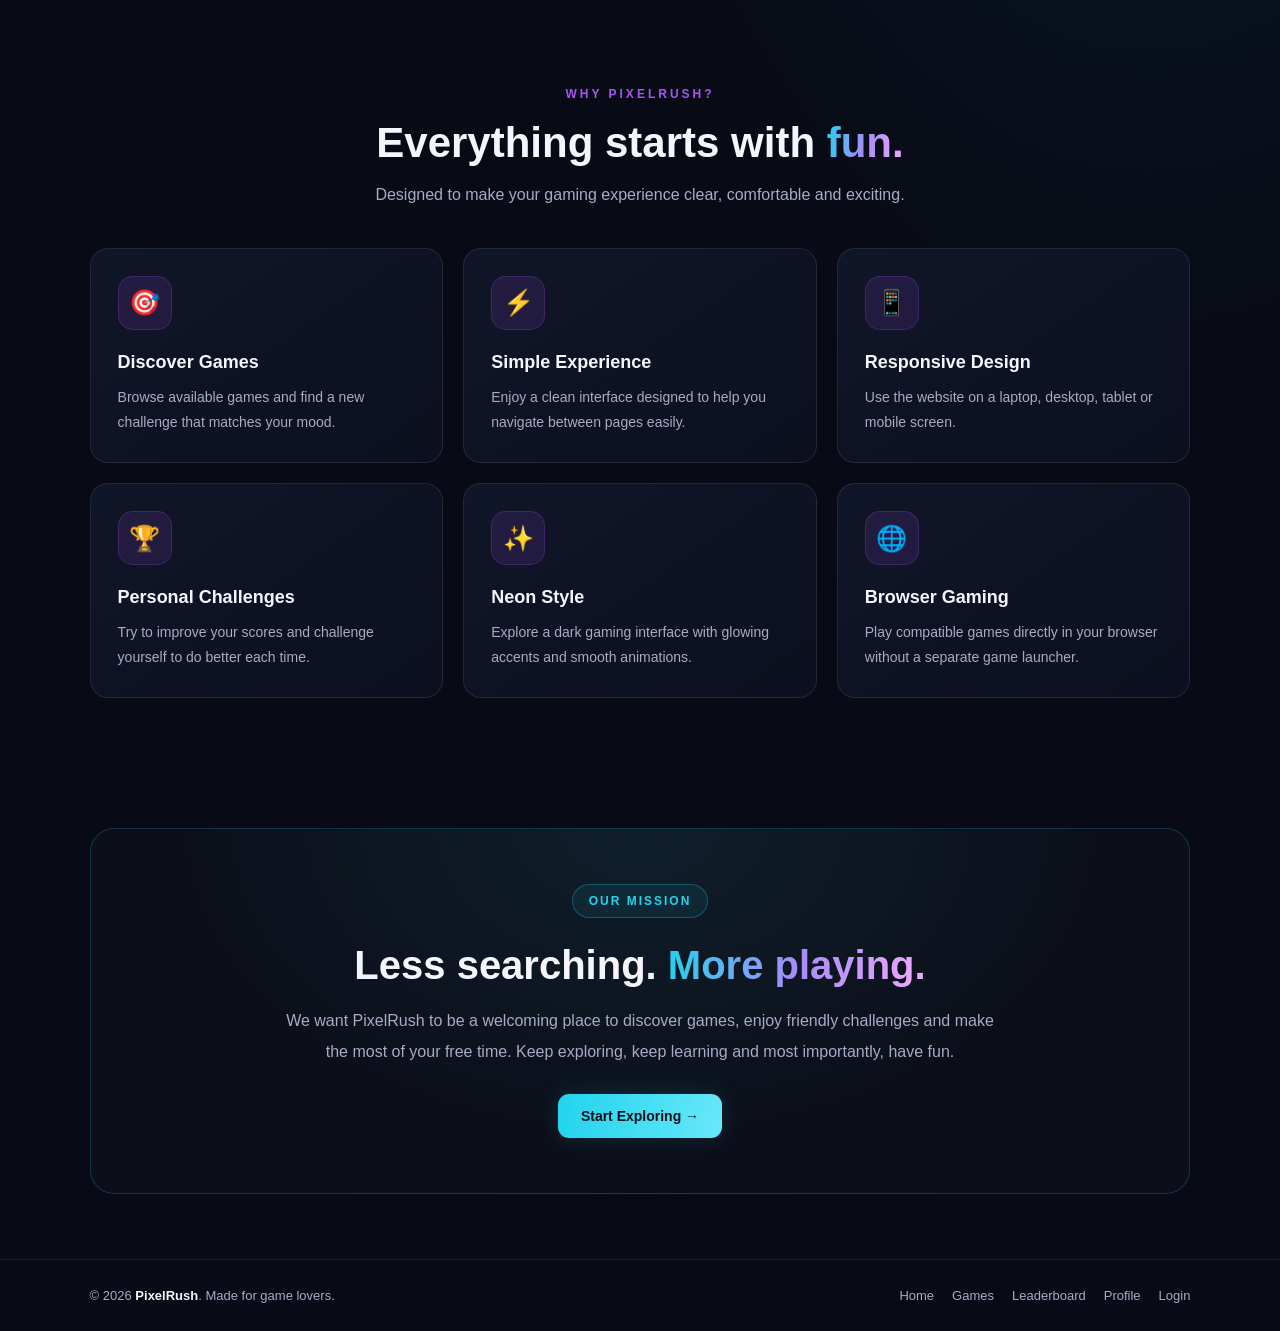
<file: about.html>
<!DOCTYPE html>
<html lang="en">
<head>
<meta charset="UTF-8">
<meta name="viewport" content="width=device-width, initial-scale=1.0">
<meta name="theme-color" content="#080b16">
<meta name="description" content="Learn about PixelRush, your home for fun browser games, challenges, and gaming achievements.">
<title>About Us | PixelRush</title>

<style>
:root {
    --bg: #080b16;
    --card: #11172a;
    --purple: #a855f7;
    --cyan: #22d3ee;
    --text: #f4f5ff;
    --muted: #a5acc5;
    --border: rgba(255,255,255,.09);
}

* {
    margin: 0;
    padding: 0;
    box-sizing: border-box;
}

html {
    scroll-behavior: smooth;
}

body {
    font-family: Inter, "Segoe UI", Arial, sans-serif;
    color: var(--text);
    background:
        radial-gradient(ellipse at 15% 5%, rgba(168,85,247,.12), transparent 38%),
        radial-gradient(ellipse at 90% 35%, rgba(34,211,238,.08), transparent 35%),
        var(--bg);
    min-height: 100vh;
    overflow-x: hidden;
}

a {
    color: inherit;
    text-decoration: none;
}

button, a {
    -webkit-tap-highlight-color: transparent;
}

/* NAVBAR */
.navbar {
    width: 100%;
    min-height: 76px;
    padding: 16px 7%;
    display: flex;
    align-items: center;
    justify-content: space-between;
    gap: 20px;
    position: sticky;
    top: 0;
    z-index: 100;
    background: rgba(8,11,22,.88);
    border-bottom: 1px solid var(--border);
    backdrop-filter: blur(18px);
}

.logo {
    font-size: 25px;
    font-weight: 900;
    letter-spacing: -1px;
    white-space: nowrap;
}

.logo span {
    color: var(--cyan);
}

.nav-links {
    display: flex;
    align-items: center;
    gap: 26px;
}

.nav-links a {
    color: var(--muted);
    font-size: 14px;
    font-weight: 600;
    transition: .25s;
}

.nav-links a:hover,
.nav-links a.active {
    color: var(--cyan);
}

.nav-btn {
    padding: 11px 19px;
    border-radius: 10px;
    color: #080b16 !important;
    background: linear-gradient(100deg, var(--cyan), #67e8f9);
    font-weight: 800 !important;
}

.menu-toggle {
    display: none;
    background: transparent;
    border: 1px solid var(--border);
    color: white;
    border-radius: 9px;
    padding: 8px 12px;
    font-size: 22px;
    cursor: pointer;
}

/* HERO */
.hero {
    min-height: 440px;
    padding: 95px 20px 80px;
    display: flex;
    align-items: center;
    justify-content: center;
    text-align: center;
    position: relative;
    overflow: hidden;
}

.hero::before,
.hero::after {
    content: "";
    position: absolute;
    width: 280px;
    height: 280px;
    border-radius: 50%;
    filter: blur(100px);
    opacity: .22;
    pointer-events: none;
}

.hero::before {
    background: var(--purple);
    top: 10px;
    left: -120px;
}

.hero::after {
    background: var(--cyan);
    right: -100px;
    bottom: 0;
}

.hero-content {
    max-width: 850px;
    position: relative;
    z-index: 1;
    animation: riseIn .8s ease both;
}

.eyebrow {
    display: inline-block;
    color: var(--cyan);
    border: 1px solid rgba(34,211,238,.3);
    background: rgba(34,211,238,.07);
    border-radius: 30px;
    padding: 9px 16px;
    font-size: 12px;
    font-weight: 800;
    letter-spacing: 2px;
    text-transform: uppercase;
    margin-bottom: 25px;
}

.hero h1 {
    font-size: clamp(38px, 7vw, 76px);
    font-weight: 950;
    line-height: 1.08;
    letter-spacing: -2px;
    margin-bottom: 22px;
}

.gradient-text {
    background: linear-gradient(100deg, var(--cyan), #a78bfa, #f0abfc);
    color: transparent;
    background-clip: text;
    -webkit-background-clip: text;
}

.hero p {
    color: var(--muted);
    max-width: 650px;
    margin: auto;
    font-size: 17px;
    line-height: 1.8;
}

.hero-actions {
    margin-top: 32px;
    display: flex;
    gap: 14px;
    justify-content: center;
    flex-wrap: wrap;
}

.btn {
    display: inline-flex;
    justify-content: center;
    align-items: center;
    padding: 14px 23px;
    border-radius: 11px;
    font-size: 14px;
    font-weight: 800;
    transition: transform .25s, box-shadow .25s;
}

.btn:hover {
    transform: translateY(-3px);
}

.btn-primary {
    background: linear-gradient(100deg, var(--cyan), #67e8f9);
    color: #07101a;
    box-shadow: 0 0 25px rgba(34,211,238,.15);
}

.btn-secondary {
    border: 1px solid var(--border);
    background: rgba(255,255,255,.035);
}

/* GENERAL SECTIONS */
.section {
    width: min(1120px, 86%);
    margin: 0 auto;
    padding: 65px 0;
}

.section-heading {
    text-align: center;
    margin-bottom: 38px;
}

.section-heading .small-title {
    color: var(--purple);
    text-transform: uppercase;
    letter-spacing: 3px;
    font-size: 12px;
    font-weight: 900;
    margin-bottom: 13px;
}

.section-heading h2 {
    font-size: clamp(28px, 4vw, 42px);
    font-weight: 900;
    margin-bottom: 14px;
}

.section-heading p {
    color: var(--muted);
    max-width: 620px;
    margin: auto;
    line-height: 1.8;
}

/* STORY */
.story-grid {
    display: grid;
    grid-template-columns: 1.1fr .9fr;
    align-items: center;
    gap: 48px;
}

.story-text h2 {
    font-size: clamp(27px, 4vw, 39px);
    line-height: 1.25;
    margin-bottom: 22px;
}

.story-text p {
    color: var(--muted);
    line-height: 1.9;
    margin-bottom: 16px;
    font-size: 15px;
}

.story-visual {
    min-height: 310px;
    display: grid;
    place-items: center;
    position: relative;
    border: 1px solid var(--border);
    border-radius: 24px;
    background:
        radial-gradient(circle at center, rgba(168,85,247,.19), transparent 55%),
        linear-gradient(145deg, #151b32, #0d1120);
    overflow: hidden;
}

.story-visual::before {
    content: "";
    position: absolute;
    inset: 20px;
    border: 1px dashed rgba(34,211,238,.25);
    border-radius: 18px;
}

.game-symbol {
    font-size: 100px;
    filter: drop-shadow(0 0 25px rgba(34,211,238,.4));
    animation: float 3s ease-in-out infinite;
}

/* STATS */
.stats-grid {
    display: grid;
    grid-template-columns: repeat(4, 1fr);
    gap: 17px;
}

.stat-card {
    padding: 28px 15px;
    text-align: center;
    background: linear-gradient(145deg, rgba(255,255,255,.055), rgba(255,255,255,.015));
    border: 1px solid var(--border);
    border-radius: 17px;
    transition: .3s;
}

.stat-card:hover {
    transform: translateY(-6px);
    border-color: rgba(34,211,238,.45);
}

.stat-icon {
    font-size: 27px;
    margin-bottom: 13px;
}

.stat-number {
    color: var(--cyan);
    font-size: 32px;
    font-weight: 950;
    margin-bottom: 8px;
}

.stat-card p {
    color: var(--muted);
    font-size: 13px;
}

/* FEATURES */
.features-grid {
    display: grid;
    grid-template-columns: repeat(3, 1fr);
    gap: 20px;
}

.feature-card {
    background: linear-gradient(145deg, rgba(17,23,42,.95), rgba(12,16,31,.95));
    border: 1px solid var(--border);
    border-radius: 18px;
    padding: 27px;
    transition: .3s ease;
}

.feature-card:hover {
    transform: translateY(-6px);
    border-color: rgba(168,85,247,.6);
    box-shadow: 0 12px 35px rgba(0,0,0,.18);
}

.feature-icon {
    width: 54px;
    height: 54px;
    display: grid;
    place-items: center;
    border-radius: 15px;
    font-size: 25px;
    background: rgba(168,85,247,.12);
    border: 1px solid rgba(168,85,247,.22);
    margin-bottom: 22px;
}

.feature-card h3 {
    font-size: 18px;
    margin-bottom: 12px;
}

.feature-card p {
    color: var(--muted);
    font-size: 14px;
    line-height: 1.8;
}

/* MISSION */
.mission-box {
    text-align: center;
    padding: 55px 30px;
    border: 1px solid rgba(34,211,238,.2);
    border-radius: 24px;
    background:
        radial-gradient(ellipse at top, rgba(34,211,238,.08), transparent 60%),
        rgba(255,255,255,.02);
}

.mission-box h2 {
    font-size: clamp(27px, 4vw, 40px);
    margin-bottom: 18px;
}

.mission-box p {
    color: var(--muted);
    max-width: 720px;
    margin: 0 auto 27px;
    line-height: 1.9;
}

/* FOOTER */
.footer {
    border-top: 1px solid var(--border);
    padding: 28px 7%;
    display: flex;
    justify-content: space-between;
    align-items: center;
    gap: 20px;
    flex-wrap: wrap;
    color: var(--muted);
    font-size: 13px;
}

.footer strong {
    color: var(--text);
}

.footer-links {
    display: flex;
    flex-wrap: wrap;
    gap: 18px;
}

.footer-links a:hover {
    color: var(--cyan);
}

/* SCROLL REVEAL */
.reveal {
    opacity: 0;
    transform: translateY(25px);
    transition: opacity .7s ease, transform .7s ease;
}

.reveal.visible {
    opacity: 1;
    transform: translateY(0);
}

@keyframes riseIn {
    from { opacity: 0; transform: translateY(22px); }
    to { opacity: 1; transform: translateY(0); }
}

@keyframes float {
    0%, 100% { transform: translateY(0) rotate(-4deg); }
    50% { transform: translateY(-13px) rotate(4deg); }
}

/* RESPONSIVE */
@media (max-width: 850px) {
    .nav-links {
        gap: 15px;
    }

    .nav-links a {
        font-size: 12px;
    }

    .story-grid {
        grid-template-columns: 1fr;
    }

    .story-visual {
        min-height: 240px;
    }

    .features-grid {
        grid-template-columns: repeat(2, 1fr);
    }

    .stats-grid {
        grid-template-columns: repeat(2, 1fr);
    }
}

@media (max-width: 620px) {
    .navbar {
        padding: 15px 5%;
    }

    .menu-toggle {
        display: block;
    }

    .nav-links {
        display: none;
        position: absolute;
        top: 100%;
        left: 0;
        right: 0;
        padding: 20px 5%;
        background: #0c1020;
        border-bottom: 1px solid var(--border);
        flex-direction: column;
        align-items: stretch;
        gap: 0;
    }

    .nav-links.open {
        display: flex;
    }

    .nav-links a {
        padding: 13px 5px;
        font-size: 14px;
    }

    .nav-btn {
        text-align: center;
        margin-top: 8px;
    }

    .hero {
        min-height: 400px;
        padding: 75px 7% 60px;
    }

    .hero h1 {
        letter-spacing: -1px;
    }

    .hero p {
        font-size: 15px;
    }

    .section {
        width: 90%;
        padding: 45px 0;
    }

    .features-grid {
        grid-template-columns: 1fr;
    }

    .feature-card {
        padding: 23px;
    }

    .footer {
        flex-direction: column;
        text-align: center;
    }

    .mission-box {
        padding: 38px 20px;
    }
}

@media (prefers-reduced-motion: reduce) {
    *, *::before, *::after {
        animation-duration: .01ms !important;
        animation-iteration-count: 1 !important;
        scroll-behavior: auto !important;
        transition-duration: .01ms !important;
    }

    .reveal {
        opacity: 1;
        transform: none;
    }
}
</style>
</head>

<body>

<!-- NAVBAR -->
<header class="navbar">
    <a href="index.html" class="logo">PIXEL<span>RUSH</span></a>

    <button class="menu-toggle" id="menuToggle"
            aria-label="Open navigation menu"
            aria-expanded="false">☰</button>

    <nav class="nav-links" id="navLinks">
        <a href="index.html">Home</a>
        <a href="games.html">Games</a>
        <a href="leaderboard.html">Leaderboard</a>
        <a href="about.html" class="active">About</a>
        <a href="login.html" class="nav-btn">Play Now ↗</a>
    </nav>
</header>

<main>

    <!-- HERO -->
    <section class="hero">
        <div class="hero-content">
            <span class="eyebrow">🎮 Welcome to PixelRush</span>

            <h1>
                Gaming is more fun<br>
                <span class="gradient-text">when you play.</span>
            </h1>

            <p>
                Your destination for browser gaming, friendly challenges,
                exciting experiences and unforgettable moments.
                Jump in, explore games and make every play count.
            </p>

            <div class="hero-actions">
                <a href="games.html" class="btn btn-primary">Explore Games →</a>
                <a href="#our-story" class="btn btn-secondary">Discover Our Story</a>
            </div>
        </div>
    </section>

    <!-- OUR STORY -->
    <section class="section reveal" id="our-story">
        <div class="story-grid">
            <div class="story-text">
                <span class="eyebrow">Our Story</span>
                <h2>A gaming world built for <span class="gradient-text">everyone.</span></h2>

                <p>
                    PixelRush is designed as a fun, modern destination
                    for people who enjoy games, quick challenges and
                    discovering something new.
                </p>

                <p>
                    Our goal is to make exploring games simple, keep
                    the experience engaging and create a place where
                    players can enjoy casual gaming at their own pace.
                </p>

                <p>
                    Whether you have a few minutes or want to beat your
                    best score, there is always another challenge to try.
                </p>
            </div>

            <div class="story-visual">
                <div class="game-symbol" aria-label="Game controller">🎮</div>
            </div>
        </div>
    </section>

    <!-- STATS -->
    <section class="section reveal">
        <div class="section-heading">
            <p class="small-title">PixelRush at a glance</p>
            <h2>Made for <span class="gradient-text">game lovers</span></h2>
            <p>Our focus is on accessible games, smooth navigation and enjoyable challenges.</p>
        </div>

        <div class="stats-grid">
            <div class="stat-card">
                <div class="stat-icon">🕹️</div>
                <div class="stat-number">Fun</div>
                <p>Gaming experiences</p>
            </div>

            <div class="stat-card">
                <div class="stat-icon">⚡</div>
                <div class="stat-number">Fast</div>
                <p>Easy game discovery</p>
            </div>

            <div class="stat-card">
                <div class="stat-icon">📱</div>
                <div class="stat-number">Any</div>
                <p>Modern screen sizes</p>
            </div>

            <div class="stat-card">
                <div class="stat-icon">🏆</div>
                <div class="stat-number">Play</div>
                <p>Challenge yourself</p>
            </div>
        </div>
    </section>

    <!-- FEATURES -->
    <section class="section reveal">
        <div class="section-heading">
            <p class="small-title">Why PixelRush?</p>
            <h2>Everything starts with <span class="gradient-text">fun.</span></h2>
            <p>Designed to make your gaming experience clear, comfortable and exciting.</p>
        </div>

        <div class="features-grid">
            <article class="feature-card">
                <div class="feature-icon">🎯</div>
                <h3>Discover Games</h3>
                <p>Browse available games and find a new challenge that matches your mood.</p>
            </article>

            <article class="feature-card">
                <div class="feature-icon">⚡</div>
                <h3>Simple Experience</h3>
                <p>Enjoy a clean interface designed to help you navigate between pages easily.</p>
            </article>

            <article class="feature-card">
                <div class="feature-icon">📱</div>
                <h3>Responsive Design</h3>
                <p>Use the website on a laptop, desktop, tablet or mobile screen.</p>
            </article>

            <article class="feature-card">
                <div class="feature-icon">🏆</div>
                <h3>Personal Challenges</h3>
                <p>Try to improve your scores and challenge yourself to do better each time.</p>
            </article>

            <article class="feature-card">
                <div class="feature-icon">✨</div>
                <h3>Neon Style</h3>
                <p>Explore a dark gaming interface with glowing accents and smooth animations.</p>
            </article>

            <article class="feature-card">
                <div class="feature-icon">🌐</div>
                <h3>Browser Gaming</h3>
                <p>Play compatible games directly in your browser without a separate game launcher.</p>
            </article>
        </div>
    </section>

    <!-- MISSION -->
    <section class="section reveal">
        <div class="mission-box">
            <span class="eyebrow">Our Mission</span>
            <h2>Less searching. <span class="gradient-text">More playing.</span></h2>
            <p>
                We want PixelRush to be a welcoming place to discover games,
                enjoy friendly challenges and make the most of your free time.
                Keep exploring, keep learning and most importantly, have fun.
            </p>
            <a href="games.html" class="btn btn-primary">Start Exploring →</a>
        </div>
    </section>

</main>

<!-- FOOTER -->
<footer class="footer">
    <p>© <span id="year"></span> <strong>PixelRush</strong>. Made for game lovers.</p>

    <div class="footer-links">
        <a href="index.html">Home</a>
        <a href="games.html">Games</a>
        <a href="leaderboard.html">Leaderboard</a>
        <a href="profile.html">Profile</a>
        <a href="login.html">Login</a>
    </div>
</footer>

<script>
/* Mobile navigation */
const menuToggle = document.getElementById("menuToggle");
const navLinks = document.getElementById("navLinks");

menuToggle.addEventListener("click", () => {
    const isOpen = navLinks.classList.toggle("open");
    menuToggle.setAttribute("aria-expanded", String(isOpen));
    menuToggle.setAttribute(
        "aria-label",
        isOpen ? "Close navigation menu" : "Open navigation menu"
    );
    menuToggle.textContent = isOpen ? "✕" : "☰";
});

/* Close mobile menu after selecting a link */
navLinks.querySelectorAll("a").forEach(link => {
    link.addEventListener("click", () => {
        navLinks.classList.remove("open");
        menuToggle.setAttribute("aria-expanded", "false");
        menuToggle.setAttribute("aria-label", "Open navigation menu");
        menuToggle.textContent = "☰";
    });
});

/* Current year */
document.getElementById("year").textContent = new Date().getFullYear();

/* Reveal sections while scrolling */
const revealElements = document.querySelectorAll(".reveal");

if ("IntersectionObserver" in window) {
    const observer = new IntersectionObserver(entries => {
        entries.forEach(entry => {
            if (entry.isIntersecting) {
                entry.target.classList.add("visible");
                observer.unobserve(entry.target);
            }
        });
    }, {
        threshold: 0.12
    });

    revealElements.forEach(element => observer.observe(element));
} else {
    revealElements.forEach(element => element.classList.add("visible"));
}
</script>

</body>
</html>
</file>
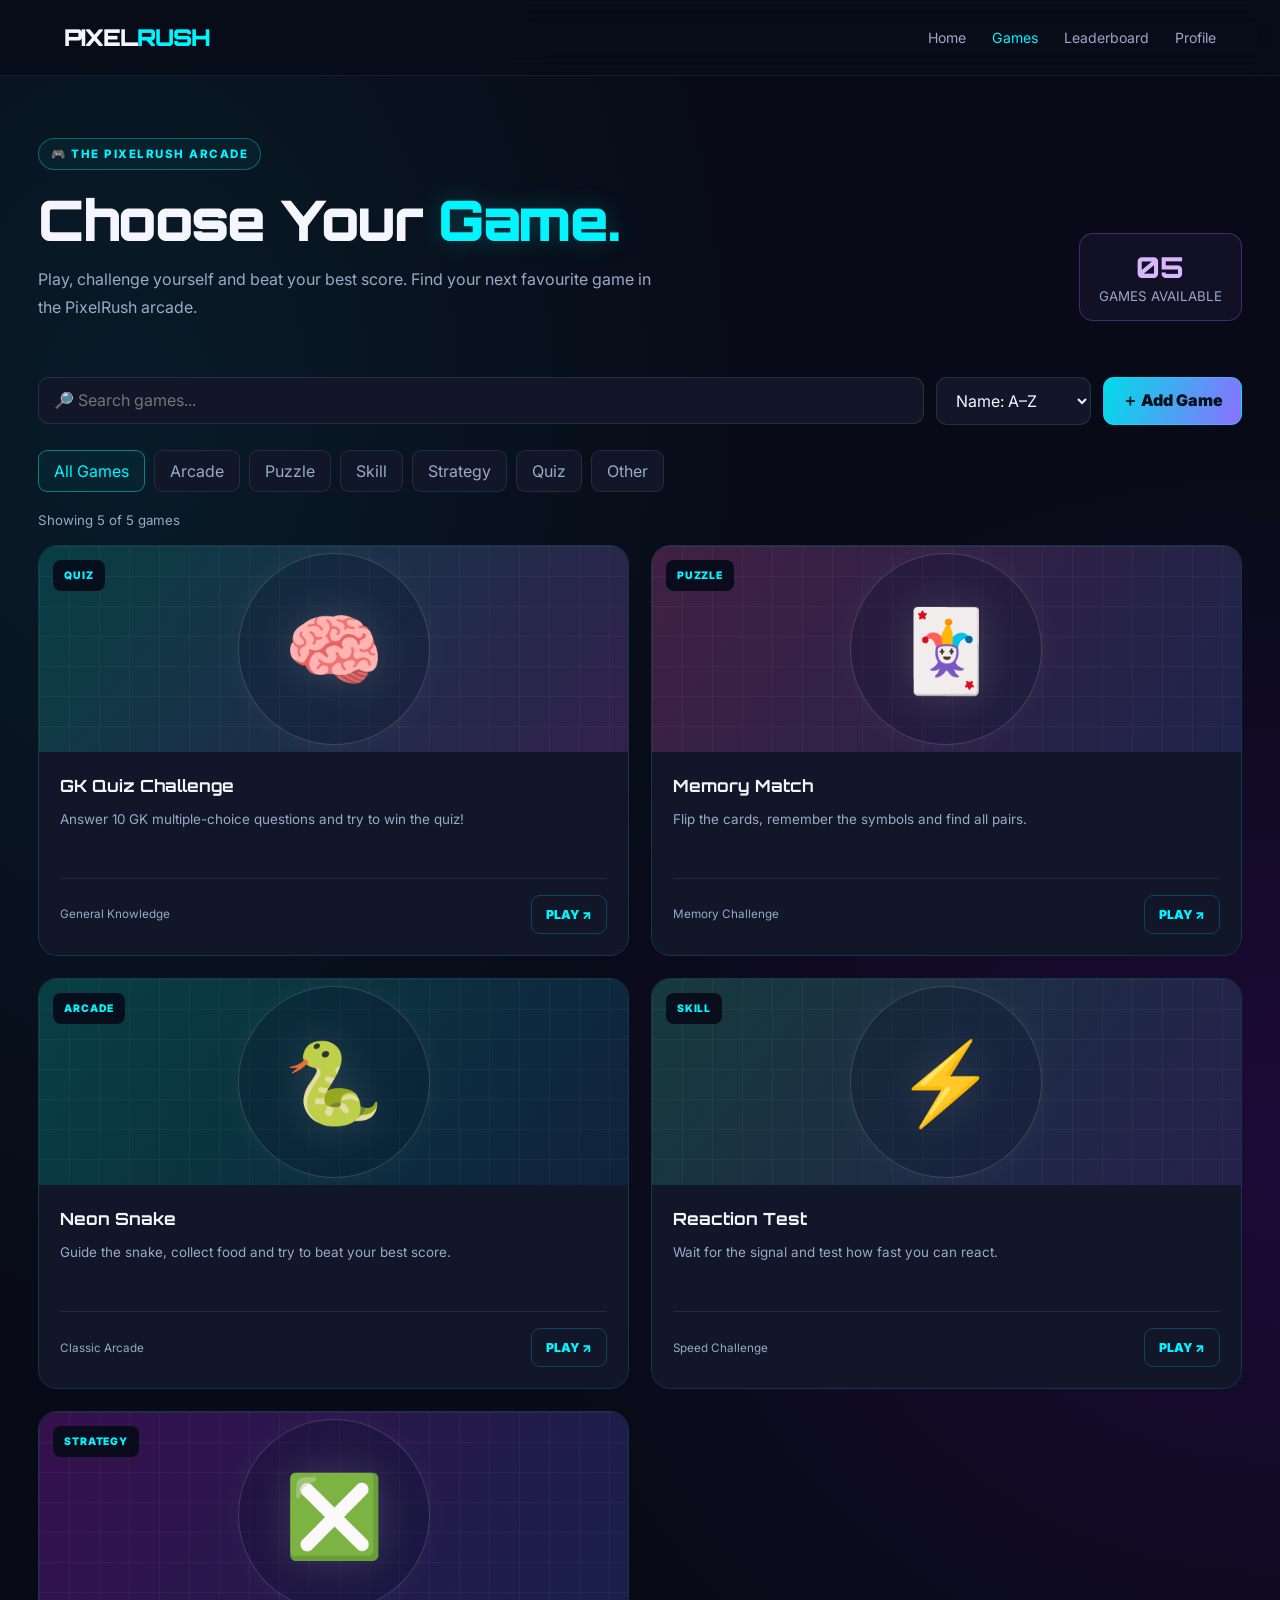
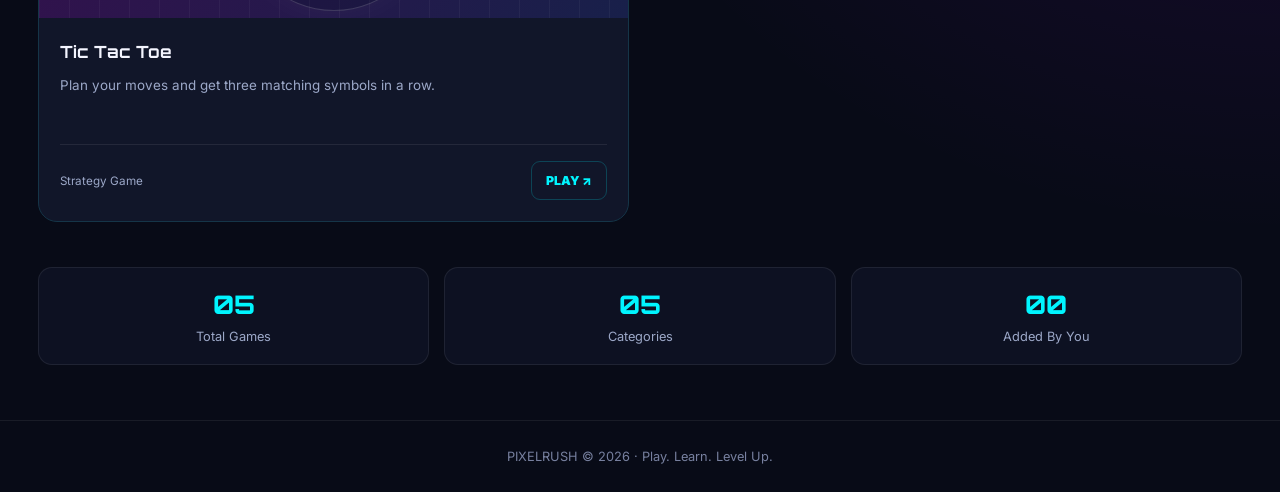
<file: games.html>
<!DOCTYPE html>
<html lang="en">
<head>
<meta charset="UTF-8">
<meta name="viewport" content="width=device-width, initial-scale=1.0">
<meta name="theme-color" content="#080b17">
<title>PixelRush | Games Arcade</title>

<style>
@import url('https://fonts.googleapis.com/css2?family=Orbitron:wght@500;600;700;800;900&family=Inter:wght@400;500;600;700;800&display=swap');

:root {
  --bg: #080b17;
  --panel: #111629;
  --text: #f4f5ff;
  --muted: #9ca8c8;
  --cyan: #00f5ff;
  --purple: #b45cff;
  --border: #153548;
}

* { box-sizing: border-box; margin: 0; padding: 0; }

body {
  min-height: 100vh;
  background:
    radial-gradient(ellipse at 10% 20%, #00eaff13, transparent 38%),
    radial-gradient(ellipse at 100% 55%, #a000ff24, transparent 42%),
    var(--bg);
  color: var(--text);
  font-family: Inter, sans-serif;
}

a { color: inherit; text-decoration: none; }
button, input, select { font: inherit; }

.navbar {
  min-height: 76px;
  display: flex;
  align-items: center;
  justify-content: space-between;
  gap: 20px;
  padding: 15px 5%;
  border-bottom: 1px solid #ffffff12;
  background: #090c19dd;
  backdrop-filter: blur(15px);
  position: sticky;
  top: 0;
  z-index: 20;
}

.logo {
  font: 900 1.45rem Orbitron, sans-serif;
  letter-spacing: -1px;
}
.logo span { color: var(--cyan); }

.nav-links {
  display: flex;
  align-items: center;
  gap: 26px;
}
.nav-links a {
  color: var(--muted);
  font-size: .88rem;
  transition: color .2s;
}
.nav-links a:hover, .nav-links a.active { color: var(--cyan); }

.menu-toggle {
  display: none;
  background: transparent;
  border: 1px solid #ffffff22;
  color: white;
  border-radius: 9px;
  padding: 8px 12px;
  cursor: pointer;
}

main {
  width: min(1440px, 94%);
  margin: auto;
}

.hero {
  padding: 62px 0 34px;
  display: flex;
  align-items: flex-end;
  justify-content: space-between;
  gap: 25px;
  animation: fadeUp .6s ease both;
}

.eyebrow {
  display: inline-block;
  padding: 8px 12px;
  border: 1px solid #00f5ff55;
  border-radius: 30px;
  color: var(--cyan);
  background: #00f5ff0c;
  font-size: .72rem;
  font-weight: 800;
  letter-spacing: 1.5px;
}

h1 {
  margin-top: 18px;
  font: 900 clamp(2rem, 5vw, 3.5rem)/1.15 Orbitron, sans-serif;
  letter-spacing: -1.5px;
}
h1 span {
  color: var(--cyan);
  text-shadow: 0 0 25px #00f5ff35;
}
.hero p {
  margin-top: 14px;
  color: var(--muted);
  line-height: 1.7;
  max-width: 620px;
}

.hero-badge {
  flex-shrink: 0;
  padding: 15px 19px;
  border: 1px solid #b45cff55;
  border-radius: 14px;
  background: #b45cff10;
  color: #d9b7ff;
  text-align: center;
}
.hero-badge strong {
  display: block;
  font: 800 1.8rem Orbitron, sans-serif;
}
.hero-badge small { color: var(--muted); }

.toolbar {
  display: flex;
  gap: 12px;
  flex-wrap: wrap;
  margin: 22px 0 25px;
}

.search-box {
  flex: 1;
  min-width: 210px;
  position: relative;
}
.search-box input, .sort-select {
  width: 100%;
  min-height: 47px;
  color: var(--text);
  background: #111629;
  border: 1px solid #ffffff1a;
  border-radius: 11px;
  outline: none;
  padding: 12px 15px;
}
.search-box input:focus, .sort-select:focus {
  border-color: var(--cyan);
}
.sort-select { width: 155px; }
.sort-select option { background: #111629; }

.add-btn, .primary-btn {
  min-height: 47px;
  padding: 12px 18px;
  border: 1px solid #00f5ff55;
  border-radius: 11px;
  background: linear-gradient(110deg, #00dce8, #8c70ff);
  color: #07101a;
  font-weight: 900;
  cursor: pointer;
  transition: transform .2s, box-shadow .2s;
}
.add-btn:hover, .primary-btn:hover {
  transform: translateY(-2px);
  box-shadow: 0 7px 25px #00f5ff24;
}

.categories {
  display: flex;
  gap: 9px;
  flex-wrap: wrap;
  margin-bottom: 20px;
}
.category-btn {
  padding: 10px 15px;
  border: 1px solid #ffffff18;
  border-radius: 9px;
  background: #111629;
  color: var(--muted);
  cursor: pointer;
  transition: .2s;
}
.category-btn:hover, .category-btn.active {
  color: var(--cyan);
  border-color: #00f5ff70;
  background: #00f5ff0b;
}

.results-line {
  color: var(--muted);
  font-size: .83rem;
  margin-bottom: 17px;
}

.games-grid {
  display: grid;
  grid-template-columns: repeat(2, minmax(0, 1fr));
  gap: 22px;
  padding-bottom: 45px;
}

.game-card {
  overflow: hidden;
  border: 1px solid var(--border);
  border-radius: 19px;
  background: #111629;
  min-width: 0;
  transition: transform .25s, border-color .25s, box-shadow .25s;
  animation: fadeUp .5s ease both;
}
.game-card:hover {
  transform: translateY(-5px);
  border-color: #00eaff90;
  box-shadow: 0 15px 45px #0004, 0 0 25px #00f5ff09;
}

.game-art {
  height: 206px;
  position: relative;
  overflow: hidden;
  display: grid;
  place-items: center;
  background:
    linear-gradient(125deg, var(--art-a), var(--art-b));
}
.game-art::before {
  content: "";
  position: absolute;
  inset: 0;
  background-image:
    linear-gradient(#ffffff0a 1px, transparent 1px),
    linear-gradient(90deg, #ffffff0a 1px, transparent 1px);
  background-size: 30px 30px;
}
.game-art::after {
  content: "";
  position: absolute;
  width: 190px;
  height: 190px;
  border: 1px solid #ffffff27;
  border-radius: 50%;
  background: #0a102a40;
  box-shadow: 0 0 35px #ffffff0a;
  animation: halo 4s ease-in-out infinite;
}
.game-emoji {
  position: relative;
  z-index: 1;
  font-size: 5rem;
  filter: drop-shadow(0 0 20px #ffffff24);
  animation: float 3s ease-in-out infinite;
}
.game-category, .custom-label {
  position: absolute;
  top: 14px;
  z-index: 2;
  padding: 9px 11px;
  border-radius: 8px;
  background: #070b19ed;
  color: var(--cyan);
  font-size: .65rem;
  font-weight: 900;
  letter-spacing: .8px;
  text-transform: uppercase;
}
.game-category { left: 14px; }
.custom-label { right: 14px; color: #d7b1ff; }

.game-info { padding: 21px; }
.game-info h2 {
  font: 700 1.05rem Orbitron, sans-serif;
  line-height: 1.5;
}
.game-description {
  min-height: 53px;
  margin-top: 10px;
  color: var(--muted);
  font-size: .84rem;
  line-height: 1.7;
}
.game-footer {
  border-top: 1px solid #ffffff14;
  margin-top: 17px;
  padding-top: 16px;
  display: flex;
  align-items: center;
  justify-content: space-between;
  gap: 12px;
}
.game-type { color: var(--muted); font-size: .73rem; }
.game-actions { display: flex; align-items: center; gap: 8px; }

.play-btn {
  display: inline-flex;
  align-items: center;
  justify-content: center;
  padding: 11px 14px;
  color: var(--cyan);
  border: 1px solid #00f5ff35;
  border-radius: 9px;
  font-size: .77rem;
  font-weight: 900;
  white-space: nowrap;
  transition: .2s;
}
.play-btn:hover {
  color: #07101a;
  background: var(--cyan);
}

.delete-btn {
  width: 34px;
  height: 34px;
  border: 1px solid #ff668555;
  border-radius: 9px;
  background: #ff668511;
  color: #ff829b;
  cursor: pointer;
}

.empty-state {
  display: none;
  text-align: center;
  padding: 55px 15px;
  color: var(--muted);
  border: 1px dashed #ffffff28;
  border-radius: 17px;
  margin-bottom: 40px;
}
.empty-state strong {
  display: block;
  margin-bottom: 10px;
  font-size: 1.2rem;
  color: white;
}

.stats {
  display: grid;
  grid-template-columns: repeat(3, 1fr);
  gap: 15px;
  margin: 0 0 55px;
}
.stat-card {
  padding: 20px;
  text-align: center;
  border: 1px solid #ffffff13;
  border-radius: 14px;
  background: #111629aa;
}
.stat-card strong {
  display: block;
  color: var(--cyan);
  font: 800 1.6rem Orbitron, sans-serif;
}
.stat-card span {
  display: block;
  color: var(--muted);
  margin-top: 9px;
  font-size: .8rem;
}

footer {
  text-align: center;
  border-top: 1px solid #ffffff12;
  padding: 28px 15px;
  color: #77809f;
  font-size: .8rem;
}

/* Add game modal */
.modal {
  display: none;
  position: fixed;
  inset: 0;
  z-index: 50;
  padding: 18px;
  align-items: center;
  justify-content: center;
  background: #03050bdc;
  backdrop-filter: blur(8px);
}
.modal.open { display: flex; }
.modal-box {
  width: min(510px, 100%);
  max-height: 90vh;
  overflow-y: auto;
  padding: 25px;
  border: 1px solid #00f5ff38;
  border-radius: 19px;
  background: #111629;
  box-shadow: 0 20px 80px #0008;
  animation: fadeUp .25s ease;
}
.modal-header {
  display: flex;
  align-items: center;
  justify-content: space-between;
  gap: 12px;
  margin-bottom: 20px;
}
.modal-header h2 { font: 700 1.2rem Orbitron, sans-serif; }
.close-btn {
  background: transparent;
  border: 0;
  color: white;
  font-size: 1.5rem;
  cursor: pointer;
}
.field { margin-bottom: 15px; }
.field label {
  display: block;
  margin-bottom: 7px;
  color: #c2c9e1;
  font-size: .82rem;
}
.field input, .field select, .field textarea {
  width: 100%;
  padding: 12px;
  color: white;
  background: #090d1d;
  border: 1px solid #ffffff20;
  border-radius: 9px;
  outline: none;
}
.field textarea { resize: vertical; min-height: 75px; }
.field input:focus, .field select:focus, .field textarea:focus {
  border-color: var(--cyan);
}
.field select option { background: #111629; }
.form-error {
  display: none;
  color: #ff829b;
  margin-bottom: 12px;
  font-size: .82rem;
  line-height: 1.5;
}
.form-error.show { display: block; }
.modal-actions { display: flex; gap: 10px; margin-top: 18px; }
.modal-actions button { flex: 1; }
.cancel-btn {
  border: 1px solid #ffffff25;
  background: transparent;
  color: white;
  border-radius: 10px;
  cursor: pointer;
}
body.modal-open { overflow: hidden; }

@keyframes fadeUp {
  from { opacity: 0; transform: translateY(15px); }
  to { opacity: 1; transform: translateY(0); }
}
@keyframes float {
  0%, 100% { transform: translateY(0); }
  50% { transform: translateY(-9px); }
}
@keyframes halo {
  0%, 100% { transform: scale(.98); opacity: .7; }
  50% { transform: scale(1.04); opacity: 1; }
}

@media (max-width: 720px) {
  .hero { padding-top: 40px; align-items: flex-start; }
  .hero-badge { display: none; }
  .games-grid { gap: 14px; }
  .game-art { height: 165px; }
  .game-emoji { font-size: 4rem; }
  .game-art::after { width: 145px; height: 145px; }
  .game-info { padding: 15px; }
  .game-info h2 { font-size: .9rem; }
  .game-description { font-size: .78rem; }
  .game-footer { align-items: flex-start; flex-direction: column; }
  .game-actions { width: 100%; justify-content: flex-end; }
  .game-type { min-height: 20px; }
}

@media (max-width: 520px) {
  .navbar { padding: 14px 4%; }
  .logo { font-size: 1.2rem; }
  .menu-toggle { display: block; }
  .nav-links {
    display: none;
    position: absolute;
    top: 70px;
    left: 0;
    right: 0;
    padding: 18px;
    background: #0c1020;
    border-bottom: 1px solid #ffffff18;
    flex-direction: column;
    align-items: stretch;
    gap: 18px;
  }
  .nav-links.open { display: flex; }
  .hero { padding-top: 32px; }
  .toolbar { gap: 9px; }
  .search-box { min-width: 100%; }
  .sort-select { flex: 1; width: auto; }
  .games-grid { grid-template-columns: 1fr; }
  .game-art { height: 195px; }
  .game-info { padding: 19px; }
  .game-footer { flex-direction: row; align-items: center; }
  .stats { gap: 8px; }
  .stat-card { padding: 14px 5px; }
  .stat-card strong { font-size: 1.15rem; }
  .stat-card span { font-size: .7rem; }
}
@media (prefers-reduced-motion: reduce) {
  *, *::before, *::after {
    animation-duration: .01ms !important;
    transition-duration: .01ms !important;
  }
}
</style>
</head>

<body>
<header class="navbar">
  <a class="logo" href="index.html">PIXEL<span>RUSH</span></a>

  <button class="menu-toggle" id="menuToggle"
    aria-label="Toggle navigation" aria-expanded="false">☰</button>

  <nav class="nav-links" id="navLinks">
    <a href="index.html">Home</a>
    <a href="games.html" class="active">Games</a>
    <a href="leaderboard.html">Leaderboard</a>
    <a href="profile.html">Profile</a>
  </nav>
</header>

<main>
  <section class="hero">
    <div>
      <span class="eyebrow">🎮 THE PIXELRUSH ARCADE</span>
      <h1>Choose Your <span>Game.</span></h1>
      <p>
        Play, challenge yourself and beat your best score.
        Find your next favourite game in the PixelRush arcade.
      </p>
    </div>
    <div class="hero-badge">
      <strong id="heroCount">05</strong>
      <small>GAMES AVAILABLE</small>
    </div>
  </section>

  <section class="toolbar" aria-label="Game controls">
    <div class="search-box">
      <input id="searchInput" type="search"
        placeholder="🔎 Search games..." aria-label="Search games">
    </div>

    <select class="sort-select" id="sortSelect" aria-label="Sort games">
      <option value="az">Name: A–Z</option>
      <option value="za">Name: Z–A</option>
      <option value="category">Category</option>
    </select>

    <button class="add-btn" id="openAddModal">＋ Add Game</button>
  </section>

  <nav class="categories" id="categoryList" aria-label="Game categories">
    <button class="category-btn active" data-category="all">All Games</button>
    <button class="category-btn" data-category="arcade">Arcade</button>
    <button class="category-btn" data-category="puzzle">Puzzle</button>
    <button class="category-btn" data-category="skill">Skill</button>
    <button class="category-btn" data-category="strategy">Strategy</button>
    <button class="category-btn" data-category="quiz">Quiz</button>
    <button class="category-btn" data-category="other">Other</button>
  </nav>

  <p class="results-line" id="resultsLine">Loading games...</p>

  <section class="games-grid" id="gamesGrid" aria-label="Available games"></section>

  <section class="empty-state" id="emptyState">
    <strong>No games found 🎮</strong>
    Try another search or select a different category.
  </section>

  <section class="stats" aria-label="Game statistics">
    <div class="stat-card">
      <strong id="totalGames">05</strong>
      <span>Total Games</span>
    </div>
    <div class="stat-card">
      <strong id="totalCategories">05</strong>
      <span>Categories</span>
    </div>
    <div class="stat-card">
      <strong id="customGames">00</strong>
      <span>Added By You</span>
    </div>
  </section>
</main>

<footer>PIXELRUSH © <span id="year"></span> · Play. Learn. Level Up.</footer>

<div class="modal" id="addModal" role="dialog"
  aria-modal="true" aria-labelledby="modalTitle">
  <div class="modal-box">
    <div class="modal-header">
      <h2 id="modalTitle">Add a New Game</h2>
      <button class="close-btn" id="closeModal" aria-label="Close">×</button>
    </div>

    <form id="addGameForm">
      <div class="field">
        <label for="gameName">Game Name *</label>
        <input id="gameName" maxlength="60" required
          placeholder="Example: Space Adventure">
      </div>

      <div class="field">
        <label for="gameEmoji">Game Icon / Emoji *</label>
        <input id="gameEmoji" maxlength="12" value="🎮" required>
      </div>

      <div class="field">
        <label for="gameCategory">Category *</label>
        <select id="gameCategory" required>
          <option value="arcade">Arcade</option>
          <option value="puzzle">Puzzle</option>
          <option value="skill">Skill</option>
          <option value="strategy">Strategy</option>
          <option value="quiz">Quiz</option>
          <option value="other">Other</option>
        </select>
      </div>

      <div class="field">
        <label for="gameType">Game Type</label>
        <input id="gameType" maxlength="45" placeholder="Example: Knowledge Challenge">
      </div>

      <div class="field">
        <label for="gameDescription">Description *</label>
        <textarea id="gameDescription" maxlength="220" required
          placeholder="Describe your game..."></textarea>
      </div>

      <div class="field">
        <label for="gameUrl">Game HTML Path *</label>
        <input id="gameUrl" maxlength="200" required
          placeholder="games/my-game.html">
      </div>

      <p class="form-error" id="formError" role="alert"></p>

      <div class="modal-actions">
        <button type="button" class="cancel-btn" id="cancelModal">Cancel</button>
        <button type="submit" class="primary-btn">Save Game</button>
      </div>
    </form>
  </div>
</div>

<script>
"use strict";

const defaultGames = [
  {
    id: "default-snake",
    name: "Neon Snake",
    emoji: "🐍",
    category: "arcade",
    type: "Classic Arcade",
    description: "Guide the snake, collect food and try to beat your best score.",
    url: "games/snake.html",
    colors: ["#073f43", "#10223c"]
  },
  {
    id: "default-memory",
    name: "Memory Match",
    emoji: "🃏",
    category: "puzzle",
    type: "Memory Challenge",
    description: "Flip the cards, remember the symbols and find all pairs.",
    url: "games/memory-match.html",
    colors: ["#402044", "#1e2349"]
  },
  {
    id: "default-reaction",
    name: "Reaction Test",
    emoji: "⚡",
    category: "skill",
    type: "Speed Challenge",
    description: "Wait for the signal and test how fast you can react.",
    url: "games/reaction-test.html",
    colors: ["#153a3c", "#25204c"]
  },
  {
    id: "default-tictactoe",
    name: "Tic Tac Toe",
    emoji: "❎",
    category: "strategy",
    type: "Strategy Game",
    description: "Plan your moves and get three matching symbols in a row.",
    url: "games/tic-tac-toe.html",
    colors: ["#35104d", "#18204a"]
  },
  {
    id: "default-gkquiz",
    name: "GK Quiz Challenge",
    emoji: "🧠",
    category: "quiz",
    type: "General Knowledge",
    description: "Answer 10 GK multiple-choice questions and try to win the quiz!",
    url: "games/quiz-game.html",
    colors: ["#073e43", "#31204d"]
  }
];

const STORAGE_KEY = "pixelrush_custom_games_v1";
const categories = ["arcade", "puzzle", "skill", "strategy", "quiz", "other"];

const $ = id => document.getElementById(id);
const gamesGrid = $("gamesGrid");
const searchInput = $("searchInput");
const sortSelect = $("sortSelect");
const emptyState = $("emptyState");
const resultsLine = $("resultsLine");
const addModal = $("addModal");
const addGameForm = $("addGameForm");
const formError = $("formError");

let activeCategory = "all";
let customGames = loadCustomGames();

$("year").textContent = new Date().getFullYear();

function loadCustomGames() {
  try {
    const data = JSON.parse(localStorage.getItem(STORAGE_KEY) || "[]");
    if (!Array.isArray(data)) return [];

    return data.filter(game =>
      game &&
      typeof game.id === "string" &&
      typeof game.name === "string" &&
      typeof game.emoji === "string" &&
      typeof game.description === "string" &&
      typeof game.url === "string" &&
      categories.includes(game.category)
    );
  } catch {
    return [];
  }
}

function saveCustomGames() {
  try {
    localStorage.setItem(STORAGE_KEY, JSON.stringify(customGames));
    return true;
  } catch {
    alert("Games could not be saved in this browser.");
    return false;
  }
}

function allGames() {
  return [...defaultGames, ...customGames];
}

function escapeHTML(value) {
  return String(value).replace(/[&<>"']/g, char => ({
    "&": "&amp;",
    "<": "&lt;",
    ">": "&gt;",
    '"': "&quot;",
    "'": "&#39;"
  })[char]);
}

function safeGameUrl(value) {
  const url = String(value || "").trim();

  if (!url || url.startsWith("//") || /[\\\u0000-\u001f]/.test(url)) {
    return null;
  }

  // Local game paths should be relative to games.html.
  if (!/^[a-zA-Z][a-zA-Z0-9+.-]*:/.test(url)) {
    if (url.startsWith("/") || url.split("/").includes("..")) return null;
    return url;
  }

  try {
    const parsed = new URL(url);
    if (parsed.protocol === "https:" || parsed.protocol === "http:") {
      return parsed.href;
    }
  } catch {}

  return null;
}

function categoryLabel(category) {
  const labels = {
    arcade: "Arcade",
    puzzle: "Puzzle",
    skill: "Skill",
    strategy: "Strategy",
    quiz: "Quiz",
    other: "Other"
  };
  return labels[category] || "Other";
}

function renderGames() {
  const query = searchInput.value.trim().toLowerCase();
  const sortBy = sortSelect.value;

  let visibleGames = allGames().filter(game => {
    const searchable = `${game.name} ${game.description} ${game.category} ${game.type || ""}`.toLowerCase();
    return searchable.includes(query) &&
      (activeCategory === "all" || game.category === activeCategory);
  });

  visibleGames.sort((a, b) => {
    if (sortBy === "za") return b.name.localeCompare(a.name);
    if (sortBy === "category") {
      return a.category.localeCompare(b.category) || a.name.localeCompare(b.name);
    }
    return a.name.localeCompare(b.name);
  });

  gamesGrid.innerHTML = visibleGames.map(game => {
    const url = safeGameUrl(game.url);
    const colors = Array.isArray(game.colors) && game.colors.length === 2
      ? game.colors
      : ["#153a3c", "#25204c"];

    const validColors = colors.map(color =>
      /^#[0-9a-fA-F]{6}$/.test(color) ? color : "#153a3c"
    );

    return `
      <article class="game-card">
        <div class="game-art"
          style="--art-a:${validColors[0]};--art-b:${validColors[1]}">
          <span class="game-category">${escapeHTML(categoryLabel(game.category))}</span>
          ${game.custom ? '<span class="custom-label">CUSTOM</span>' : ""}
          <span class="game-emoji">${escapeHTML(game.emoji)}</span>
        </div>

        <div class="game-info">
          <h2>${escapeHTML(game.name)}</h2>
          <p class="game-description">${escapeHTML(game.description)}</p>

          <div class="game-footer">
            <span class="game-type">${escapeHTML(game.type || "Mini Game")}</span>
            <div class="game-actions">
              ${game.custom ? `
                <button type="button" class="delete-btn"
                  data-delete="${escapeHTML(game.id)}"
                  aria-label="Delete ${escapeHTML(game.name)}">✕</button>
              ` : ""}
              <a class="play-btn"
                href="${url ? escapeHTML(url) : "#"}"
                ${url ? "" : 'aria-disabled="true" data-invalid-link="true"'}
                ${url && /^https?:\/\//i.test(url) ? 'target="_blank" rel="noopener noreferrer"' : ""}
              >PLAY ↗</a>
            </div>
          </div>
        </div>
      </article>
    `;
  }).join("");

  emptyState.style.display = visibleGames.length ? "none" : "block";

  resultsLine.textContent = visibleGames.length
    ? `Showing ${visibleGames.length} of ${allGames().length} games`
    : "";

  $("totalGames").textContent = String(allGames().length).padStart(2, "0");
  $("heroCount").textContent = String(allGames().length).padStart(2, "0");
  $("totalCategories").textContent =
    String(new Set(allGames().map(game => game.category)).size).padStart(2, "0");
  $("customGames").textContent = String(customGames.length).padStart(2, "0");

  gamesGrid.querySelectorAll("[data-delete]").forEach(button => {
    button.addEventListener("click", () => deleteCustomGame(button.dataset.delete));
  });

  gamesGrid.querySelectorAll("[data-invalid-link]").forEach(link => {
    link.addEventListener("click", event => {
      event.preventDefault();
      alert("Invalid game path. Check the HTML filename and path.");
    });
  });
}

function openModal() {
  formError.classList.remove("show");
  addModal.classList.add("open");
  document.body.classList.add("modal-open");
  $("gameName").focus();
}

function closeModal() {
  addModal.classList.remove("open");
  document.body.classList.remove("modal-open");
}

function deleteCustomGame(id) {
  const game = customGames.find(item => item.id === id);
  if (!game) return;

  if (!confirm(`Delete "${game.name}" from this browser?`)) return;

  const previous = customGames;
  customGames = customGames.filter(item => item.id !== id);

  if (!saveCustomGames()) {
    customGames = previous;
    return;
  }

  renderGames();
}

$("openAddModal").addEventListener("click", openModal);
$("closeModal").addEventListener("click", closeModal);
$("cancelModal").addEventListener("click", closeModal);

addModal.addEventListener("click", event => {
  if (event.target === addModal) closeModal();
});

document.addEventListener("keydown", event => {
  if (event.key === "Escape" && addModal.classList.contains("open")) closeModal();
});

searchInput.addEventListener("input", renderGames);
sortSelect.addEventListener("change", renderGames);

$("categoryList").addEventListener("click", event => {
  const button = event.target.closest("[data-category]");
  if (!button) return;

  activeCategory = button.dataset.category;

  document.querySelectorAll(".category-btn").forEach(item => {
    item.classList.toggle("active", item === button);
  });

  renderGames();
});

addGameForm.addEventListener("submit", event => {
  event.preventDefault();
  formError.classList.remove("show");

  const name = $("gameName").value.trim();
  const emoji = $("gameEmoji").value.trim();
  const category = $("gameCategory").value;
  const type = $("gameType").value.trim() || "Mini Game";
  const description = $("gameDescription").value.trim();
  const url = safeGameUrl($("gameUrl").value.trim());

  if (!name || !emoji || !description || !$("gameUrl").value.trim()) {
    formError.textContent = "Please fill in all required fields.";
    formError.classList.add("show");
    return;
  }

  if (!categories.includes(category) || !url) {
    formError.textContent = "Choose a valid category and game path, e.g. games/my-game.html.";
    formError.classList.add("show");
    return;
  }

  if (allGames().some(game => game.name.toLowerCase() === name.toLowerCase())) {
    formError.textContent = "A game with this name already exists.";
    formError.classList.add("show");
    return;
  }

  const newGame = {
    id: "custom-" + Date.now(),
    name,
    emoji,
    category,
    type,
    description,
    url,
    custom: true,
    colors: ["#153a3c", "#25204c"]
  };

  customGames.push(newGame);

  if (!saveCustomGames()) {
    customGames = customGames.filter(game => game.id !== newGame.id);
    return;
  }

  addGameForm.reset();
  $("gameEmoji").value = "🎮";
  activeCategory = "all";
  searchInput.value = "";
  sortSelect.value = "az";

  document.querySelectorAll(".category-btn").forEach(button => {
    button.classList.toggle("active", button.dataset.category === "all");
  });

  closeModal();
  renderGames();
  gamesGrid.scrollIntoView({ behavior: "smooth", block: "start" });
});

// Mobile menu
const menuToggle = $("menuToggle");
const navLinks = $("navLinks");

menuToggle.addEventListener("click", () => {
  const isOpen = navLinks.classList.toggle("open");
  menuToggle.setAttribute("aria-expanded", String(isOpen));
  menuToggle.textContent = isOpen ? "✕" : "☰";
});

navLinks.querySelectorAll("a").forEach(link => {
  link.addEventListener("click", () => {
    navLinks.classList.remove("open");
    menuToggle.setAttribute("aria-expanded", "false");
    menuToggle.textContent = "☰";
  });
});

renderGames();
</script>
</body>
</html>
</file>
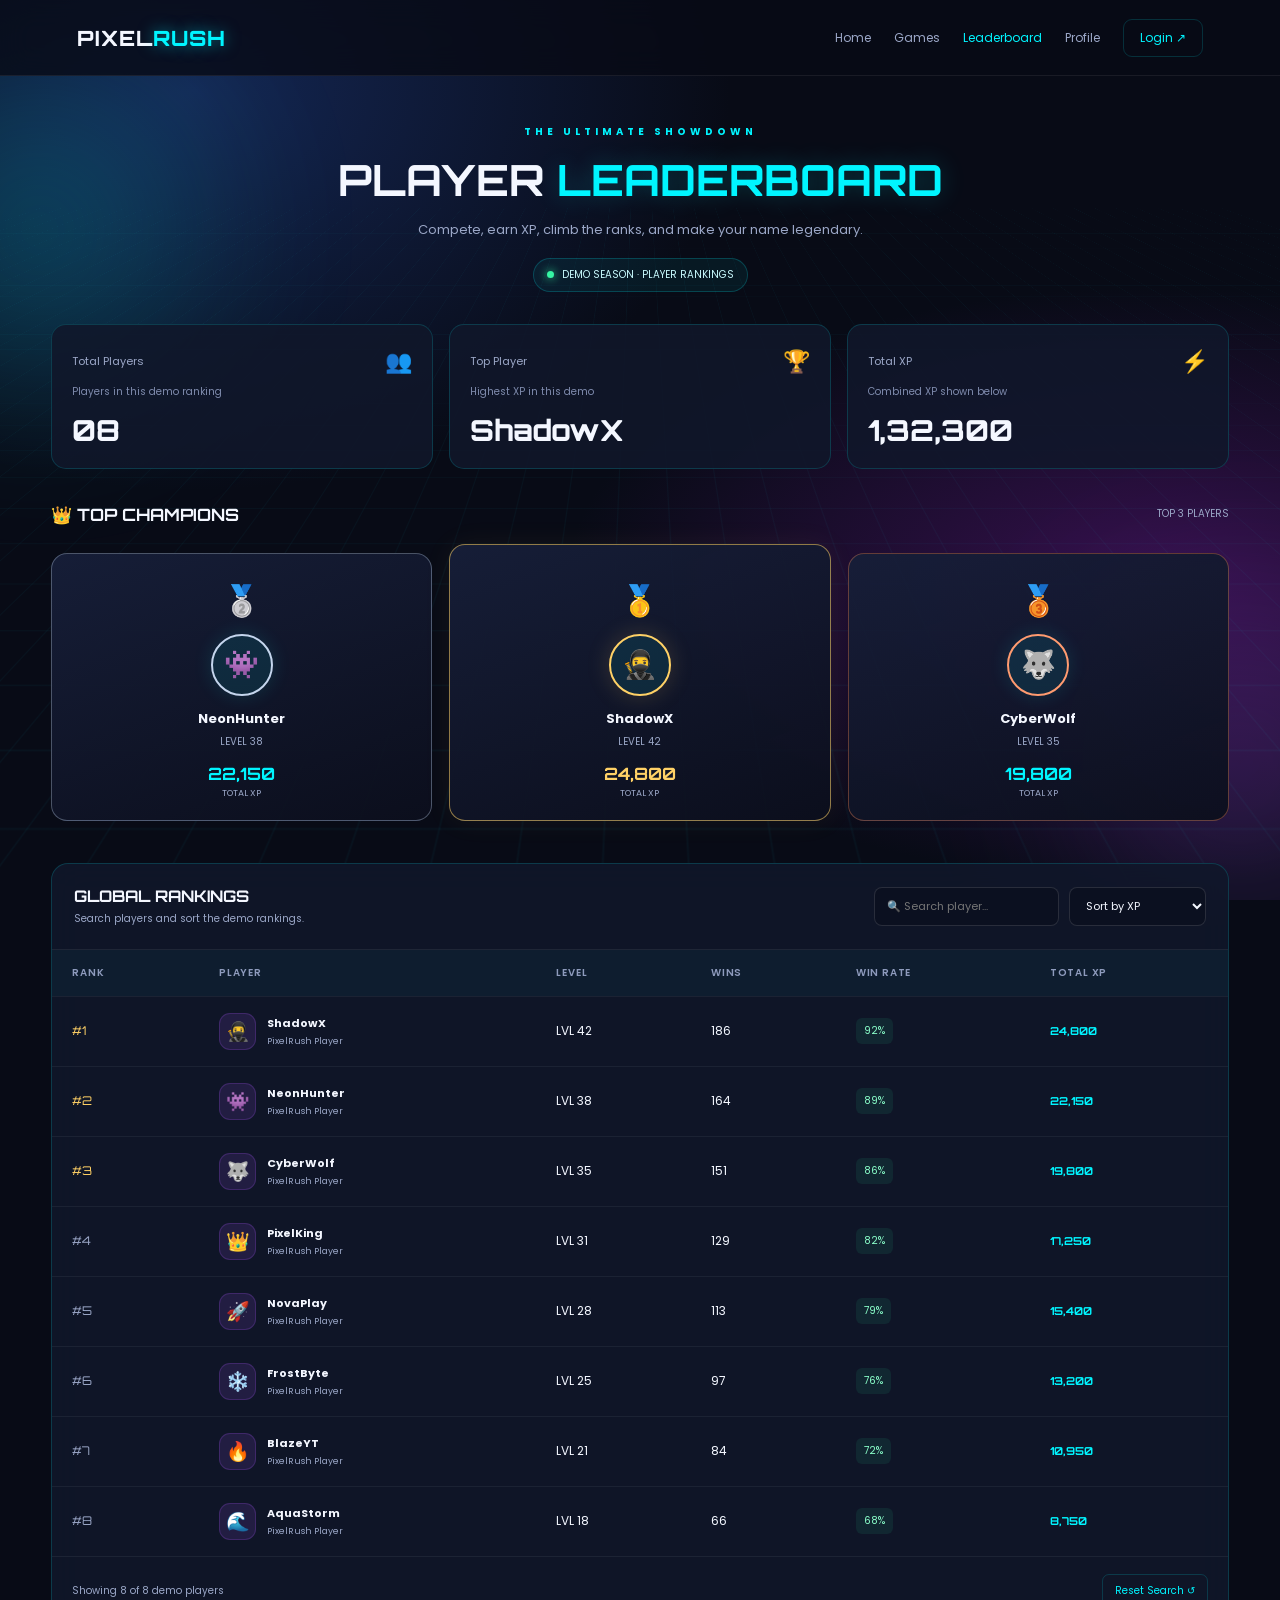
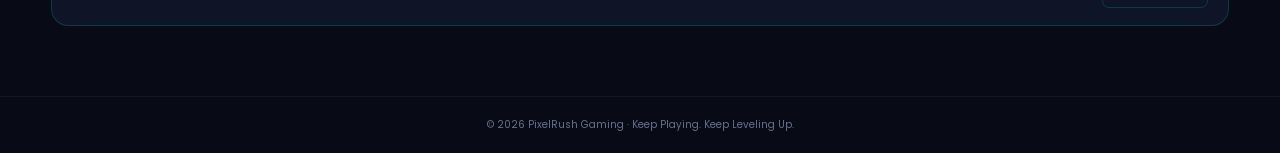
<file: leaderboard.html>
<!DOCTYPE html>
<html lang="en">
<head>
  <meta charset="UTF-8">
  <meta name="viewport" content="width=device-width, initial-scale=1.0">
  <meta name="theme-color" content="#080b16">
  <title>Leaderboard | PixelRush Gaming</title>

  <link rel="preconnect" href="https://fonts.googleapis.com">
  <link rel="preconnect" href="https://fonts.gstatic.com" crossorigin>
  <link href="https://fonts.googleapis.com/css2?family=Orbitron:wght@400;500;600;700;800&family=Poppins:wght@300;400;500;600;700&display=swap" rel="stylesheet">

  <style>
    :root {
      --bg: #080b16;
      --panel: rgba(17, 23, 43, .88);
      --cyan: #00f5ff;
      --purple: #a855f7;
      --pink: #ff3cac;
      --text: #f4f7ff;
      --muted: #9ba7c7;
      --border: rgba(0, 245, 255, .16);
      --gold: #ffd166;
    }

    * {
      margin: 0;
      padding: 0;
      box-sizing: border-box;
    }

    body {
      min-height: 100vh;
      background: var(--bg);
      color: var(--text);
      font-family: 'Poppins', sans-serif;
      overflow-x: hidden;
    }

    a {
      text-decoration: none;
      color: inherit;
    }

    button, input, select {
      font: inherit;
    }

    button {
      cursor: pointer;
    }

    .background {
      position: fixed;
      inset: 0;
      z-index: -1;
      overflow: hidden;
      background:
        radial-gradient(ellipse at 15% 10%, #142653 0%, transparent 35%),
        radial-gradient(ellipse at 90% 65%, #35104d 0%, transparent 36%),
        #080b16;
    }

    .grid-bg {
      position: absolute;
      inset: -50%;
      background-image:
        linear-gradient(rgba(0,245,255,.035) 1px, transparent 1px),
        linear-gradient(90deg, rgba(0,245,255,.035) 1px, transparent 1px);
      background-size: 45px 45px;
      transform: perspective(650px) rotateX(55deg);
      animation: gridMove 20s linear infinite;
    }

    .orb {
      position: absolute;
      width: 280px;
      height: 280px;
      border-radius: 50%;
      filter: blur(100px);
      opacity: .23;
      animation: float 9s ease-in-out infinite alternate;
    }

    .orb.one {
      top: 10%;
      left: -100px;
      background: var(--cyan);
    }

    .orb.two {
      bottom: 0;
      right: -100px;
      background: var(--purple);
      animation-delay: -4s;
    }

    @keyframes gridMove {
      from { background-position: 0 0; }
      to { background-position: 0 90px; }
    }

    @keyframes float {
      to { transform: translate(50px, -35px) scale(1.15); }
    }

    @keyframes appear {
      from { opacity: 0; transform: translateY(18px); }
      to { opacity: 1; transform: translateY(0); }
    }

    /* Navigation */
    .navbar {
      min-height: 76px;
      padding: 17px 6%;
      display: flex;
      align-items: center;
      justify-content: space-between;
      gap: 25px;
      flex-wrap: wrap;
      border-bottom: 1px solid rgba(255,255,255,.07);
      background: rgba(8,11,22,.8);
      backdrop-filter: blur(15px);
    }

    .logo {
      font-family: 'Orbitron', sans-serif;
      font-size: 21px;
      font-weight: 800;
      letter-spacing: 1px;
      white-space: nowrap;
    }

    .logo span {
      color: var(--cyan);
      text-shadow: 0 0 15px rgba(0,245,255,.5);
    }

    .nav-links {
      display: flex;
      gap: 23px;
      align-items: center;
      flex-wrap: wrap;
    }

    .nav-links a {
      color: var(--muted);
      font-size: 12px;
      transition: .25s;
    }

    .nav-links a:hover,
    .nav-links a.active {
      color: var(--cyan);
    }

    .nav-login {
      border: 1px solid var(--border);
      border-radius: 9px;
      padding: 9px 16px;
      color: var(--cyan) !important;
    }

    /* Main content */
    .container {
      width: min(1180px, 92%);
      margin: auto;
      padding: 48px 0 70px;
    }

    .page-heading {
      text-align: center;
      margin-bottom: 32px;
      animation: appear .65s ease both;
    }

    .eyebrow {
      color: var(--cyan);
      font-size: 10px;
      font-weight: 700;
      letter-spacing: 4px;
      margin-bottom: 12px;
    }

    h1, h2, h3 {
      font-family: 'Orbitron', sans-serif;
    }

    h1 {
      font-size: clamp(27px, 5vw, 43px);
      line-height: 1.3;
    }

    h1 span {
      color: var(--cyan);
      text-shadow: 0 0 25px rgba(0,245,255,.24);
    }

    .page-heading p {
      margin-top: 12px;
      color: var(--muted);
      font-size: 13px;
    }

    .season-tag {
      display: inline-flex;
      align-items: center;
      gap: 8px;
      margin-top: 18px;
      padding: 8px 13px;
      border: 1px solid rgba(0,245,255,.2);
      border-radius: 30px;
      background: rgba(0,245,255,.06);
      color: #c9fcff;
      font-size: 10px;
    }

    .live-dot {
      width: 7px;
      height: 7px;
      border-radius: 50%;
      background: #36f5a4;
      box-shadow: 0 0 10px #36f5a4;
    }

    /* Summary cards */
    .stats {
      display: grid;
      grid-template-columns: repeat(3, 1fr);
      gap: 16px;
      margin-bottom: 35px;
      animation: appear .7s ease both;
    }

    .stat-card {
      padding: 20px;
      border: 1px solid var(--border);
      border-radius: 15px;
      background: var(--panel);
      transition: .25s;
    }

    .stat-card:hover {
      transform: translateY(-4px);
      border-color: rgba(0,245,255,.45);
      box-shadow: 0 10px 35px rgba(0,245,255,.06);
    }

    .stat-top {
      display: flex;
      align-items: center;
      justify-content: space-between;
      gap: 10px;
      color: var(--muted);
      font-size: 11px;
    }

    .stat-icon {
      font-size: 22px;
    }

    .stat-value {
      margin-top: 12px;
      font-family: 'Orbitron', sans-serif;
      font-size: clamp(21px, 3vw, 29px);
      font-weight: 800;
    }

    .stat-caption {
      margin-top: 6px;
      color: #7f8bad;
      font-size: 10px;
    }

    /* Top three players */
    .section-title {
      display: flex;
      align-items: center;
      justify-content: space-between;
      gap: 12px;
      margin-bottom: 19px;
    }

    .section-title h2 {
      font-size: 17px;
    }

    .section-title span {
      color: var(--muted);
      font-size: 10px;
    }

    .podium {
      display: grid;
      grid-template-columns: repeat(3, minmax(0, 1fr));
      align-items: end;
      gap: 17px;
      margin-bottom: 42px;
    }

    .podium-card {
      position: relative;
      padding: 25px 14px 20px;
      text-align: center;
      border: 1px solid var(--border);
      border-radius: 16px;
      background: linear-gradient(160deg, rgba(23,31,57,.95), rgba(12,15,29,.94));
      animation: appear .7s ease both;
      transition: transform .25s, border-color .25s;
    }

    .podium-card:hover {
      transform: translateY(-5px);
    }

    .podium-card.first {
      padding-top: 34px;
      border-color: rgba(255,209,102,.55);
      box-shadow: 0 0 30px rgba(255,209,102,.06);
      animation-delay: .1s;
    }

    .podium-card.second {
      border-color: rgba(190,210,235,.35);
      animation-delay: .2s;
    }

    .podium-card.third {
      border-color: rgba(255,140,90,.35);
      animation-delay: .3s;
    }

    .medal {
      font-size: 30px;
      margin-bottom: 10px;
    }

    .avatar {
      width: 62px;
      height: 62px;
      margin: 0 auto 13px;
      display: grid;
      place-items: center;
      border-radius: 50%;
      border: 2px solid var(--cyan);
      background: rgba(0,245,255,.09);
      font-size: 28px;
      box-shadow: 0 0 20px rgba(0,245,255,.12);
    }

    .first .avatar {
      border-color: var(--gold);
      box-shadow: 0 0 23px rgba(255,209,102,.17);
    }

    .second .avatar {
      border-color: #c4d5ed;
    }

    .third .avatar {
      border-color: #ff9b70;
    }

    .player-name {
      font-size: 13px;
      font-weight: 700;
      overflow-wrap: anywhere;
    }

    .player-level {
      margin-top: 5px;
      color: var(--muted);
      font-size: 10px;
    }

    .player-xp {
      margin-top: 13px;
      font-family: 'Orbitron', sans-serif;
      font-size: 17px;
      font-weight: 700;
      color: var(--cyan);
    }

    .first .player-xp {
      color: var(--gold);
    }

    .xp-label {
      color: var(--muted);
      font-size: 9px;
      margin-top: 3px;
    }

    /* Table section */
    .leaderboard-panel {
      overflow: hidden;
      border: 1px solid var(--border);
      border-radius: 17px;
      background: var(--panel);
      backdrop-filter: blur(16px);
      animation: appear .8s ease both;
    }

    .panel-header {
      display: flex;
      justify-content: space-between;
      align-items: center;
      gap: 18px;
      flex-wrap: wrap;
      padding: 22px;
      border-bottom: 1px solid rgba(255,255,255,.07);
    }

    .panel-header h2 {
      font-size: 16px;
    }

    .panel-header p {
      margin-top: 5px;
      color: var(--muted);
      font-size: 10px;
    }

    .filters {
      display: flex;
      gap: 10px;
      flex-wrap: wrap;
    }

    .search-box,
    .filter-select {
      min-height: 39px;
      padding: 0 12px;
      border: 1px solid rgba(255,255,255,.12);
      border-radius: 8px;
      outline: none;
      color: var(--text);
      background: #0b1020;
      font-size: 11px;
    }

    .search-box {
      width: 185px;
    }

    .filter-select {
      min-width: 125px;
    }

    .search-box:focus,
    .filter-select:focus {
      border-color: var(--cyan);
    }

    .filter-select option {
      background: #0b1020;
    }

    .table-wrap {
      width: 100%;
      overflow-x: auto;
    }

    table {
      width: 100%;
      border-collapse: collapse;
      min-width: 620px;
    }

    thead {
      background: rgba(0,245,255,.035);
    }

    th {
      padding: 15px 20px;
      color: #8e9bbd;
      text-align: left;
      font-size: 10px;
      font-weight: 600;
      letter-spacing: .8px;
      white-space: nowrap;
    }

    td {
      padding: 16px 20px;
      border-top: 1px solid rgba(255,255,255,.055);
      font-size: 12px;
      white-space: nowrap;
    }

    tbody tr {
      transition: background .2s;
    }

    tbody tr:hover {
      background: rgba(0,245,255,.035);
    }

    .rank {
      font-family: 'Orbitron', sans-serif;
      color: var(--muted);
      font-size: 12px;
    }

    .rank.top-rank {
      color: var(--gold);
    }

    .table-player {
      display: flex;
      align-items: center;
      gap: 11px;
    }

    .table-avatar {
      width: 37px;
      height: 37px;
      flex-shrink: 0;
      display: grid;
      place-items: center;
      border-radius: 11px;
      background: rgba(168,85,247,.13);
      border: 1px solid rgba(168,85,247,.22);
      font-size: 19px;
    }

    .table-player strong {
      display: block;
      font-size: 11px;
    }

    .table-player small {
      display: block;
      margin-top: 3px;
      color: var(--muted);
      font-size: 9px;
    }

    .xp-cell {
      color: var(--cyan);
      font-family: 'Orbitron', sans-serif;
      font-size: 11px;
      font-weight: 700;
    }

    .win-rate {
      display: inline-block;
      padding: 5px 8px;
      border-radius: 6px;
      color: #8affca;
      background: rgba(54,245,164,.08);
      font-size: 10px;
    }

    .empty-state {
      display: none;
      padding: 35px 15px;
      text-align: center;
      color: var(--muted);
      font-size: 12px;
    }

    .panel-footer {
      padding: 17px 20px;
      display: flex;
      justify-content: space-between;
      align-items: center;
      gap: 12px;
      flex-wrap: wrap;
      border-top: 1px solid rgba(255,255,255,.06);
      color: var(--muted);
      font-size: 10px;
    }

    .reset-btn {
      border: 1px solid var(--border);
      border-radius: 7px;
      padding: 8px 12px;
      color: var(--cyan);
      background: transparent;
      font-size: 10px;
      transition: .2s;
    }

    .reset-btn:hover {
      background: rgba(0,245,255,.07);
    }

    footer {
      padding: 20px;
      text-align: center;
      color: #65718e;
      font-size: 10px;
      border-top: 1px solid rgba(255,255,255,.05);
    }

    @media (max-width: 760px) {
      .navbar {
        justify-content: center;
      }

      .nav-links {
        justify-content: center;
        gap: 15px;
      }

      .container {
        padding-top: 35px;
      }

      .stats {
        gap: 10px;
      }

      .stat-card {
        padding: 14px;
      }

      .podium {
        gap: 10px;
      }

      .podium-card {
        padding: 20px 8px;
      }

      .podium-card.first {
        padding-top: 28px;
      }

      .avatar {
        width: 50px;
        height: 50px;
        font-size: 23px;
      }

      .player-name {
        font-size: 11px;
      }

      .player-xp {
        font-size: 14px;
      }
    }

    @media (max-width: 480px) {
      .nav-links {
        gap: 12px;
      }

      .nav-links a {
        font-size: 10px;
      }

      .stats {
        grid-template-columns: 1fr;
      }

      .stat-card {
        display: flex;
        align-items: center;
        justify-content: space-between;
      }

      .stat-value {
        margin-top: 0;
        font-size: 19px;
      }

      .stat-caption {
        display: none;
      }

      .podium {
        gap: 7px;
      }

      .podium-card {
        padding: 16px 5px;
        border-radius: 12px;
      }

      .podium-card.first {
        padding-top: 23px;
      }

      .medal {
        font-size: 23px;
      }

      .avatar {
        width: 42px;
        height: 42px;
        font-size: 20px;
      }

      .player-name {
        font-size: 10px;
      }

      .player-level,
      .xp-label {
        font-size: 8px;
      }

      .player-xp {
        font-size: 12px;
      }

      .panel-header {
        padding: 17px;
      }

      .filters {
        width: 100%;
      }

      .search-box {
        flex: 1;
        min-width: 0;
        width: auto;
      }

      .filter-select {
        flex: 1;
      }
    }

    @media (prefers-reduced-motion: reduce) {
      *, *::before, *::after {
        animation-duration: .01ms !important;
        animation-iteration-count: 1 !important;
        scroll-behavior: auto !important;
      }
    }
  </style>
</head>

<body>
  <div class="background" aria-hidden="true">
    <div class="grid-bg"></div>
    <div class="orb one"></div>
    <div class="orb two"></div>
  </div>

  <nav class="navbar">
    <a href="index.html" class="logo">PIXEL<span>RUSH</span></a>

    <div class="nav-links">
      <a href="index.html">Home</a>
      <a href="games.html">Games</a>
      <a href="leaderboard.html" class="active">Leaderboard</a>
      <a href="profile.html">Profile</a>
      <a href="login.html" class="nav-login">Login ↗</a>
    </div>
  </nav>

  <main class="container">
    <header class="page-heading">
      <div class="eyebrow">THE ULTIMATE SHOWDOWN</div>
      <h1>PLAYER <span>LEADERBOARD</span></h1>
      <p>Compete, earn XP, climb the ranks, and make your name legendary.</p>
      <div class="season-tag">
        <span class="live-dot"></span>
        DEMO SEASON · PLAYER RANKINGS
      </div>
    </header>

    <section class="stats" aria-label="Leaderboard statistics">
      <article class="stat-card">
        <div>
          <div class="stat-top">Total Players <span class="stat-icon">👥</span></div>
          <div class="stat-caption">Players in this demo ranking</div>
        </div>
        <div class="stat-value" id="totalPlayers">08</div>
      </article>

      <article class="stat-card">
        <div>
          <div class="stat-top">Top Player <span class="stat-icon">🏆</span></div>
          <div class="stat-caption">Highest XP in this demo</div>
        </div>
        <div class="stat-value" id="topPlayer">ShadowX</div>
      </article>

      <article class="stat-card">
        <div>
          <div class="stat-top">Total XP <span class="stat-icon">⚡</span></div>
          <div class="stat-caption">Combined XP shown below</div>
        </div>
        <div class="stat-value" id="totalXP">0</div>
      </article>
    </section>

    <section aria-labelledby="championsTitle">
      <div class="section-title">
        <h2 id="championsTitle">👑 TOP CHAMPIONS</h2>
        <span>TOP 3 PLAYERS</span>
      </div>

      <div class="podium" id="podium"></div>
    </section>

    <section class="leaderboard-panel" aria-labelledby="rankingsTitle">
      <div class="panel-header">
        <div>
          <h2 id="rankingsTitle">GLOBAL RANKINGS</h2>
          <p>Search players and sort the demo rankings.</p>
        </div>

        <div class="filters">
          <input
            type="search"
            id="searchInput"
            class="search-box"
            placeholder="🔍 Search player..."
            aria-label="Search players"
          >

          <select id="sortSelect" class="filter-select" aria-label="Sort players">
            <option value="xp">Sort by XP</option>
            <option value="wins">Sort by Wins</option>
            <option value="winRate">Sort by Win Rate</option>
          </select>
        </div>
      </div>

      <div class="table-wrap">
        <table>
          <thead>
            <tr>
              <th>RANK</th>
              <th>PLAYER</th>
              <th>LEVEL</th>
              <th>WINS</th>
              <th>WIN RATE</th>
              <th>TOTAL XP</th>
            </tr>
          </thead>
          <tbody id="leaderboardBody"></tbody>
        </table>
        <div class="empty-state" id="emptyState">No players match your search.</div>
      </div>

      <div class="panel-footer">
        <span id="resultCount">Showing demo players</span>
        <button type="button" class="reset-btn" id="resetBtn">Reset Search ↺</button>
      </div>
    </section>
  </main>

  <footer>
    © <span id="year"></span> PixelRush Gaming · Keep Playing. Keep Leveling Up.
  </footer>

  <script>
    // Sample data for the frontend demo.
    // Replace with Firebase/Firestore data for real player rankings.
    const players = [
      { name: "ShadowX",    avatar: "🥷", level: 42, wins: 186, winRate: 92, xp: 24800 },
      { name: "NeonHunter", avatar: "👾", level: 38, wins: 164, winRate: 89, xp: 22150 },
      { name: "CyberWolf",  avatar: "🐺", level: 35, wins: 151, winRate: 86, xp: 19800 },
      { name: "PixelKing",  avatar: "👑", level: 31, wins: 129, winRate: 82, xp: 17250 },
      { name: "NovaPlay",   avatar: "🚀", level: 28, wins: 113, winRate: 79, xp: 15400 },
      { name: "FrostByte",  avatar: "❄️", level: 25, wins: 97,  winRate: 76, xp: 13200 },
      { name: "BlazeYT",    avatar: "🔥", level: 21, wins: 84,  winRate: 72, xp: 10950 },
      { name: "AquaStorm",  avatar: "🌊", level: 18, wins: 66,  winRate: 68, xp: 8750 }
    ];

    const podium = document.getElementById("podium");
    const body = document.getElementById("leaderboardBody");
    const searchInput = document.getElementById("searchInput");
    const sortSelect = document.getElementById("sortSelect");
    const emptyState = document.getElementById("emptyState");

    document.getElementById("year").textContent = new Date().getFullYear();

    const medals = ["🥇", "🥈", "🥉"];
    const podiumClasses = ["first", "second", "third"];

    function getSortedPlayers() {
      const search = searchInput.value.trim().toLowerCase();
      const sortBy = sortSelect.value;

      return players
        .filter(player => player.name.toLowerCase().includes(search))
        .sort((a, b) => b[sortBy] - a[sortBy]);
    }

    function renderPodium() {
      const topPlayers = [...players].sort((a, b) => b.xp - a.xp).slice(0, 3);

      // Put the champion in the center.
      const displayOrder = [
        { player: topPlayers[1], position: 1 },
        { player: topPlayers[0], position: 0 },
        { player: topPlayers[2], position: 2 }
      ];

      podium.innerHTML = displayOrder.map(({ player, position }) => `
        <article class="podium-card ${podiumClasses[position]}">
          <div class="medal">${medals[position]}</div>
          <div class="avatar">${player.avatar}</div>
          <div class="player-name">${player.name}</div>
          <div class="player-level">LEVEL ${player.level}</div>
          <div class="player-xp">${player.xp.toLocaleString("en-IN")}</div>
          <div class="xp-label">TOTAL XP</div>
        </article>
      `).join("");
    }

    function renderLeaderboard() {
      const sortedPlayers = getSortedPlayers();

      body.innerHTML = sortedPlayers.map((player) => {
        const rank = players
          .slice()
          .sort((a, b) => b.xp - a.xp)
          .findIndex(item => item.name === player.name) + 1;

        return `
          <tr>
            <td><span class="rank ${rank <= 3 ? "top-rank" : ""}">#${rank}</span></td>
            <td>
              <div class="table-player">
                <div class="table-avatar">${player.avatar}</div>
                <div>
                  <strong>${player.name}</strong>
                  <small>PixelRush Player</small>
                </div>
              </div>
            </td>
            <td>LVL ${player.level}</td>
            <td>${player.wins}</td>
            <td><span class="win-rate">${player.winRate}%</span></td>
            <td class="xp-cell">${player.xp.toLocaleString("en-IN")}</td>
          </tr>
        `;
      }).join("");

      emptyState.style.display = sortedPlayers.length ? "none" : "block";
      document.getElementById("resultCount").textContent =
        `Showing ${sortedPlayers.length} of ${players.length} demo players`;
    }

    function renderStats() {
      const totalXP = players.reduce((sum, player) => sum + player.xp, 0);
      const champion = [...players].sort((a, b) => b.xp - a.xp)[0];

      document.getElementById("totalPlayers").textContent =
        String(players.length).padStart(2, "0");
      document.getElementById("topPlayer").textContent = champion.name;
      document.getElementById("totalXP").textContent =
        totalXP.toLocaleString("en-IN");
    }

    searchInput.addEventListener("input", renderLeaderboard);
    sortSelect.addEventListener("change", renderLeaderboard);

    document.getElementById("resetBtn").addEventListener("click", () => {
      searchInput.value = "";
      sortSelect.value = "xp";
      renderLeaderboard();
    });

    renderStats();
    renderPodium();
    renderLeaderboard();
  </script>
</body>
</html>
</file>
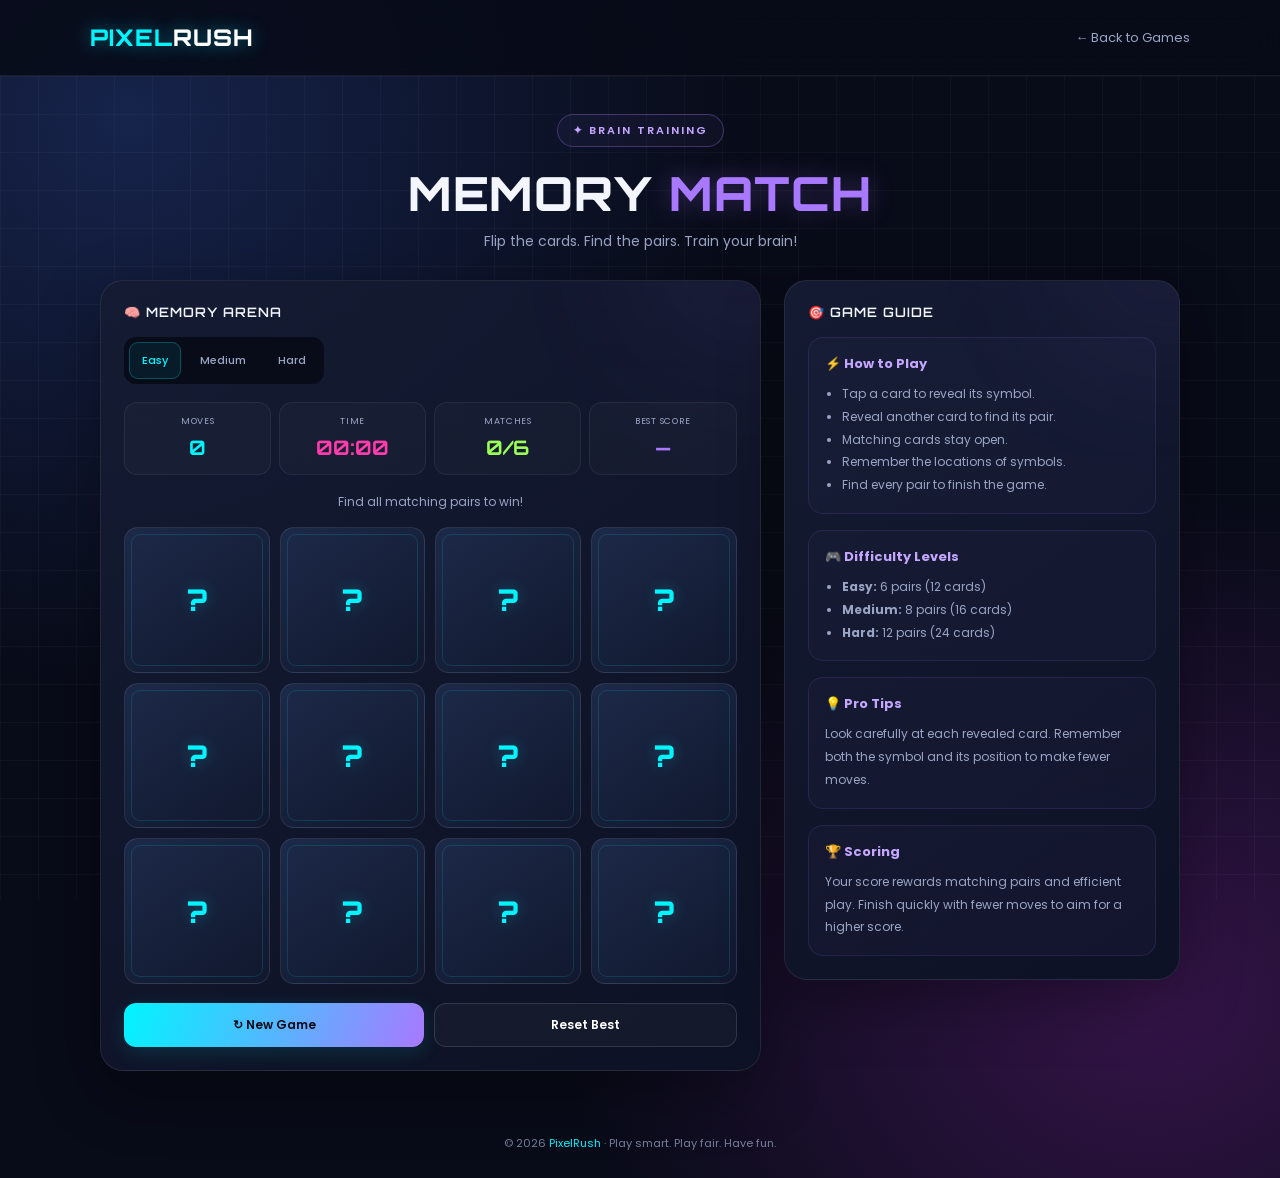
<file: memory-match.html>
<!DOCTYPE html>
<html lang="en">
<head>
<meta charset="UTF-8">
<meta name="viewport" content="width=device-width, initial-scale=1.0">
<meta name="theme-color" content="#080b18">
<title>Memory Match | PixelRush</title>

<style>
@import url('https://fonts.googleapis.com/css2?family=Orbitron:wght@400;500;600;700;800&family=Poppins:wght@400;500;600;700&display=swap');

:root {
  --bg: #080b18;
  --panel: #11172b;
  --cyan: #00f5ff;
  --green: #9cff57;
  --pink: #ff3cac;
  --purple: #a879ff;
  --muted: #9aa5c5;
}

* {
  margin: 0;
  padding: 0;
  box-sizing: border-box;
}

body {
  min-height: 100vh;
  color: #f3f6ff;
  font-family: 'Poppins', sans-serif;
  background:
    radial-gradient(ellipse at 10% 10%, #16234b, transparent 38%),
    radial-gradient(ellipse at 90% 85%, #341448, transparent 36%),
    var(--bg);
  overflow-x: hidden;
}

body::before {
  content: "";
  position: fixed;
  inset: 0;
  z-index: -1;
  pointer-events: none;
  background-image:
    linear-gradient(#ffffff08 1px, transparent 1px),
    linear-gradient(90deg, #ffffff08 1px, transparent 1px);
  background-size: 38px 38px;
}

.navbar {
  min-height: 76px;
  padding: 15px 7%;
  display: flex;
  justify-content: space-between;
  align-items: center;
  gap: 16px;
  border-bottom: 1px solid #ffffff12;
  background: #080b18dd;
  backdrop-filter: blur(15px);
}

.logo {
  color: var(--cyan);
  font: 800 23px 'Orbitron', sans-serif;
  text-decoration: none;
  letter-spacing: 1px;
  text-shadow: 0 0 18px #00f5ff70;
}

.logo span { color: white; }

.back-link {
  color: var(--muted);
  text-decoration: none;
  font-size: 13px;
  transition: color .25s;
}

.back-link:hover { color: var(--cyan); }

.page {
  width: min(100% - 30px, 1080px);
  margin: 38px auto;
  animation: pageEnter .7s ease both;
}

.heading {
  text-align: center;
  margin-bottom: 28px;
}

.eyebrow {
  display: inline-block;
  padding: 7px 15px;
  border: 1px solid #a879ff50;
  border-radius: 30px;
  color: #c5a7ff;
  background: #a879ff0c;
  font-size: 11px;
  font-weight: 600;
  letter-spacing: 2px;
}

h1 {
  margin: 16px 0 9px;
  font: 800 clamp(29px, 5vw, 47px) 'Orbitron', sans-serif;
  letter-spacing: 1px;
}

h1 span {
  color: var(--purple);
  text-shadow: 0 0 25px #a879ff50;
}

.subtitle {
  color: var(--muted);
  font-size: 14px;
}

.layout {
  display: grid;
  grid-template-columns: minmax(0, 1.25fr) minmax(250px, .75fr);
  gap: 23px;
  align-items: start;
}

.panel {
  position: relative;
  overflow: hidden;
  padding: 23px;
  border: 1px solid #ffffff15;
  border-radius: 23px;
  background: linear-gradient(145deg, #151c33f2, #0d1225f7);
  box-shadow: 0 20px 65px #0005;
}

.panel::before {
  content: "";
  position: absolute;
  top: -120px;
  right: -80px;
  width: 180px;
  height: 180px;
  border-radius: 50%;
  background: var(--purple);
  filter: blur(90px);
  opacity: .13;
  pointer-events: none;
}

.panel-title {
  margin-bottom: 17px;
  font: 600 13px 'Orbitron', sans-serif;
  letter-spacing: 1px;
}

.toolbar {
  display: flex;
  flex-wrap: wrap;
  align-items: center;
  justify-content: space-between;
  gap: 12px;
  margin-bottom: 18px;
}

.difficulty {
  display: flex;
  gap: 6px;
  padding: 5px;
  border-radius: 12px;
  background: #080b18;
}

.level-btn {
  padding: 9px 12px;
  border: 1px solid transparent;
  border-radius: 9px;
  color: var(--muted);
  background: transparent;
  font: 500 11px 'Poppins', sans-serif;
  cursor: pointer;
  transition: .25s;
}

.level-btn.active {
  color: var(--cyan);
  border-color: #00f5ff40;
  background: #00f5ff12;
}

.stats {
  display: grid;
  grid-template-columns: repeat(4, 1fr);
  gap: 8px;
  margin-bottom: 18px;
}

.stat {
  padding: 12px 4px;
  text-align: center;
  border: 1px solid #ffffff10;
  border-radius: 13px;
  background: #ffffff06;
}

.stat-label {
  display: block;
  margin-bottom: 7px;
  color: var(--muted);
  font-size: 9px;
  letter-spacing: .7px;
}

.stat-value {
  font: 700 clamp(14px, 2.5vw, 20px) 'Orbitron', sans-serif;
}

#moves { color: var(--cyan); }
#timer { color: var(--pink); }
#matches { color: var(--green); }
#best { color: var(--purple); }

.game-status {
  min-height: 21px;
  margin-bottom: 13px;
  text-align: center;
  color: var(--muted);
  font-size: 12px;
}

.board {
  display: grid;
  grid-template-columns: repeat(4, minmax(0, 1fr));
  gap: 10px;
  perspective: 1000px;
}

.card {
  position: relative;
  aspect-ratio: 1 / 1;
  min-width: 0;
  padding: 0;
  border: 0;
  border-radius: 14px;
  background: transparent;
  cursor: pointer;
  perspective: 800px;
  -webkit-tap-highlight-color: transparent;
}

.card-inner {
  position: absolute;
  inset: 0;
  display: block;
  border-radius: inherit;
  transform-style: preserve-3d;
  transition: transform .45s cubic-bezier(.2, .7, .3, 1);
}

.card.flipped .card-inner,
.card.matched .card-inner {
  transform: rotateY(180deg);
}

.card-face {
  position: absolute;
  inset: 0;
  display: flex;
  justify-content: center;
  align-items: center;
  border: 1px solid #ffffff18;
  border-radius: inherit;
  backface-visibility: hidden;
  -webkit-backface-visibility: hidden;
  overflow: hidden;
}

.card-back {
  color: var(--cyan);
  background: linear-gradient(145deg, #1c2948, #11182e);
  font: 800 clamp(18px, 4vw, 30px) 'Orbitron', sans-serif;
  text-shadow: 0 0 15px #00f5ff45;
  transition: border-color .2s, box-shadow .2s;
}

.card-back::before {
  content: "";
  position: absolute;
  inset: 6px;
  border: 1px solid #00f5ff25;
  border-radius: 9px;
  pointer-events: none;
}

.card:not(.flipped):not(.matched):hover .card-back {
  border-color: #00f5ff90;
  box-shadow: 0 0 20px #00f5ff13;
}

.card-front {
  transform: rotateY(180deg);
  background: linear-gradient(145deg, #172a3e, #11172b);
  border-color: #00f5ff65;
  font-size: clamp(23px, 5vw, 42px);
}

.card.matched .card-front {
  border-color: #9cff5790;
  background: linear-gradient(145deg, #193d32, #102820);
  box-shadow: inset 0 0 22px #9cff5712, 0 0 15px #9cff5710;
  animation: matchGlow .65s ease;
}

.card:disabled {
  cursor: default;
}

.card:focus-visible,
.btn:focus-visible,
.level-btn:focus-visible {
  outline: 2px solid white;
  outline-offset: 3px;
}

.buttons {
  display: flex;
  gap: 10px;
  margin-top: 19px;
}

.btn {
  flex: 1;
  padding: 12px 10px;
  border: 1px solid #ffffff20;
  border-radius: 12px;
  color: white;
  background: #ffffff08;
  font: 600 12px 'Poppins', sans-serif;
  cursor: pointer;
  transition: .25s;
}

.btn:hover {
  transform: translateY(-2px);
  border-color: var(--cyan);
}

.btn.primary {
  color: #080b18;
  background: linear-gradient(110deg, #00f5ff, #a879ff);
  border: none;
  box-shadow: 0 5px 20px #00f5ff20;
}

.btn.primary:hover {
  box-shadow: 0 7px 25px #00f5ff40;
}

.info-box {
  padding: 16px;
  margin-top: 16px;
  border: 1px solid #a879ff22;
  border-radius: 15px;
  background: #a879ff08;
}

.info-box h3 {
  margin-bottom: 9px;
  color: #c5a7ff;
  font-size: 13px;
}

.info-box p,
.info-box li {
  color: var(--muted);
  font-size: 12px;
  line-height: 1.9;
}

.info-box ul {
  padding-left: 17px;
}

.result-banner {
  display: none;
  padding: 16px;
  margin-top: 17px;
  text-align: center;
  border: 1px solid #9cff5750;
  border-radius: 14px;
  background: #9cff570a;
}

.result-banner.show {
  display: block;
  animation: pageEnter .45s ease both;
}

.result-banner h3 {
  color: var(--green);
  font: 700 17px 'Orbitron', sans-serif;
}

.result-banner p {
  margin-top: 8px;
  color: var(--muted);
  font-size: 12px;
  line-height: 1.8;
}

.footer {
  padding: 26px 15px;
  color: #77819e;
  font-size: 11px;
  text-align: center;
}

.footer span { color: var(--cyan); }

@keyframes pageEnter {
  from { opacity: 0; transform: translateY(20px); }
  to { opacity: 1; transform: translateY(0); }
}

@keyframes matchGlow {
  0% { transform: scale(.93); }
  60% { transform: scale(1.06); }
  100% { transform: scale(1); }
}

@media (max-width: 760px) {
  .page { margin: 25px auto; }
  .layout { grid-template-columns: 1fr; }
  .panel { padding: 17px; }
  .game-panel { width: 100%; max-width: 600px; margin: auto; }
}

@media (max-width: 430px) {
  .navbar { padding: 14px 5%; }
  .logo { font-size: 18px; }
  .back-link { font-size: 11px; }
  .panel { padding: 13px; }
  .board { gap: 7px; }
  .card { border-radius: 10px; }
  .card-face { border-radius: 10px; }
  .card-back::before { inset: 4px; border-radius: 6px; }
  .stats { gap: 5px; }
  .stat-label { font-size: 8px; }
  .toolbar { align-items: flex-start; flex-direction: column; }
  .level-btn { padding: 8px 10px; }
  .buttons { gap: 7px; }
  .btn { font-size: 11px; padding: 11px 6px; }
}

@media (prefers-reduced-motion: reduce) {
  *, *::before, *::after {
    animation-duration: .01ms !important;
    animation-iteration-count: 1 !important;
    transition-duration: .01ms !important;
  }
}
</style>
</head>

<body>
<header class="navbar">
  <a href="../index.html" class="logo">PIXEL<span>RUSH</span></a>
  <a href="../games.html" class="back-link">← Back to Games</a>
</header>

<main class="page">
  <section class="heading">
    <span class="eyebrow">✦ BRAIN TRAINING</span>
    <h1>MEMORY <span>MATCH</span></h1>
    <p class="subtitle">Flip the cards. Find the pairs. Train your brain!</p>
  </section>

  <section class="layout">
    <div class="panel game-panel">
      <h2 class="panel-title">🧠 MEMORY ARENA</h2>

      <div class="toolbar">
        <div class="difficulty" aria-label="Choose difficulty">
          <button class="level-btn active" data-level="easy" type="button">Easy</button>
          <button class="level-btn" data-level="medium" type="button">Medium</button>
          <button class="level-btn" data-level="hard" type="button">Hard</button>
        </div>
      </div>

      <div class="stats">
        <div class="stat">
          <span class="stat-label">MOVES</span>
          <span class="stat-value" id="moves">0</span>
        </div>
        <div class="stat">
          <span class="stat-label">TIME</span>
          <span class="stat-value" id="timer">00:00</span>
        </div>
        <div class="stat">
          <span class="stat-label">MATCHES</span>
          <span class="stat-value" id="matches">0/6</span>
        </div>
        <div class="stat">
          <span class="stat-label">BEST SCORE</span>
          <span class="stat-value" id="best">—</span>
        </div>
      </div>

      <p class="game-status" id="gameStatus" aria-live="polite">
        Find all matching pairs to win!
      </p>

      <div class="board" id="board" aria-label="Memory matching cards"></div>

      <div class="result-banner" id="resultBanner" aria-live="polite">
        <h3>🏆 YOU DID IT!</h3>
        <p id="resultText"></p>
      </div>

      <div class="buttons">
        <button class="btn primary" id="newGameBtn" type="button">↻ New Game</button>
        <button class="btn" id="resetBestBtn" type="button">Reset Best</button>
      </div>
    </div>

    <aside class="panel">
      <h2 class="panel-title">🎯 GAME GUIDE</h2>

      <div class="info-box">
        <h3>⚡ How to Play</h3>
        <ul>
          <li>Tap a card to reveal its symbol.</li>
          <li>Reveal another card to find its pair.</li>
          <li>Matching cards stay open.</li>
          <li>Remember the locations of symbols.</li>
          <li>Find every pair to finish the game.</li>
        </ul>
      </div>

      <div class="info-box">
        <h3>🎮 Difficulty Levels</h3>
        <ul>
          <li><strong>Easy:</strong> 6 pairs (12 cards)</li>
          <li><strong>Medium:</strong> 8 pairs (16 cards)</li>
          <li><strong>Hard:</strong> 12 pairs (24 cards)</li>
        </ul>
      </div>

      <div class="info-box">
        <h3>💡 Pro Tips</h3>
        <p>Look carefully at each revealed card. Remember both the symbol and its position to make fewer moves.</p>
      </div>

      <div class="info-box">
        <h3>🏆 Scoring</h3>
        <p>Your score rewards matching pairs and efficient play. Finish quickly with fewer moves to aim for a higher score.</p>
      </div>
    </aside>
  </section>
</main>

<footer class="footer">
  © 2026 <span>PixelRush</span> · Play smart. Play fair. Have fun.
</footer>

<script>
(() => {
  "use strict";

  const board = document.getElementById("board");
  const movesDisplay = document.getElementById("moves");
  const timerDisplay = document.getElementById("timer");
  const matchesDisplay = document.getElementById("matches");
  const bestDisplay = document.getElementById("best");
  const statusDisplay = document.getElementById("gameStatus");
  const resultBanner = document.getElementById("resultBanner");
  const resultText = document.getElementById("resultText");
  const newGameBtn = document.getElementById("newGameBtn");
  const resetBestBtn = document.getElementById("resetBestBtn");
  const levelButtons = [...document.querySelectorAll("[data-level]")];

  const symbols = [
    "🚀", "🎮", "👾", "💎", "⚡", "🔥",
    "🌙", "⭐", "🎯", "🧩", "🛸", "🎧"
  ];

  const BEST_PREFIX = "pixelrush_memory_best_v1_";

  let difficulty = "easy";
  let cards = [];
  let firstCard = null;
  let secondCard = null;
  let lockBoard = false;
  let moves = 0;
  let matches = 0;
  let seconds = 0;
  let timerInterval = null;
  let started = false;
  let finished = false;
  let mismatchTimeout = null;

  function pairCount() {
    return difficulty === "easy" ? 6 : difficulty === "medium" ? 8 : 12;
  }

  function bestKey() {
    return BEST_PREFIX + difficulty;
  }

  function getBest() {
    try {
      const value = Number(localStorage.getItem(bestKey()));
      return Number.isFinite(value) && value > 0 ? value : null;
    } catch {
      return null;
    }
  }

  function saveBest(value) {
    try {
      localStorage.setItem(bestKey(), String(value));
    } catch {
      // Continue playing if storage is unavailable.
    }
  }

  function formatTime(totalSeconds) {
    const minutes = Math.floor(totalSeconds / 60);
    const secondsPart = totalSeconds % 60;
    return `${String(minutes).padStart(2, "0")}:${String(secondsPart).padStart(2, "0")}`;
  }

  function calculateScore() {
    // Higher score for more matches and fewer moves / less time.
    return Math.max(
      0,
      matches * 100 - Math.max(0, moves - matches) * 5 - seconds
    );
  }

  function updateStats() {
    movesDisplay.textContent = moves;
    timerDisplay.textContent = formatTime(seconds);
    matchesDisplay.textContent = `${matches}/${pairCount()}`;

    const best = getBest();
    bestDisplay.textContent = best === null ? "—" : best;
  }

  function shuffle(array) {
    for (let i = array.length - 1; i > 0; i--) {
      const j = Math.floor(Math.random() * (i + 1));
      [array[i], array[j]] = [array[j], array[i]];
    }
    return array;
  }

  function stopTimer() {
    if (timerInterval !== null) {
      clearInterval(timerInterval);
      timerInterval = null;
    }
  }

  function startTimer() {
    if (started) return;

    started = true;

    timerInterval = setInterval(() => {
      if (finished) return;
      seconds++;
      timerDisplay.textContent = formatTime(seconds);
    }, 1000);
  }

  function makeCard(symbol, index) {
    const button = document.createElement("button");
    button.type = "button";
    button.className = "card";
    button.dataset.index = String(index);
    button.dataset.symbol = symbol;
    button.setAttribute("aria-label", `Hidden card ${index + 1}`);

    button.innerHTML = `
      <span class="card-inner">
        <span class="card-face card-back" aria-hidden="true">?</span>
        <span class="card-face card-front" aria-hidden="true">${symbol}</span>
      </span>
    `;

    button.addEventListener("click", () => flipCard(button));
    return button;
  }

  function newGame() {
    stopTimer();

    if (mismatchTimeout !== null) {
      clearTimeout(mismatchTimeout);
      mismatchTimeout = null;
    }

    moves = 0;
    matches = 0;
    seconds = 0;
    started = false;
    finished = false;
    lockBoard = false;
    firstCard = null;
    secondCard = null;

    resultBanner.classList.remove("show");
    statusDisplay.textContent = "Find all matching pairs to win!";

    const selectedSymbols = shuffle([...symbols]).slice(0, pairCount());
    const deck = shuffle([...selectedSymbols, ...selectedSymbols]);

    cards = deck;
    board.innerHTML = "";
    board.style.gridTemplateColumns =
      difficulty === "hard" ? "repeat(4, minmax(0, 1fr))" :
      "repeat(4, minmax(0, 1fr))";

    deck.forEach((symbol, index) => {
      board.appendChild(makeCard(symbol, index));
    });

    levelButtons.forEach(button => {
      button.classList.toggle("active", button.dataset.level === difficulty);
    });

    updateStats();
  }

  function flipCard(card) {
    if (
      lockBoard ||
      finished ||
      card.classList.contains("flipped") ||
      card.classList.contains("matched")
    ) {
      return;
    }

    startTimer();

    card.classList.add("flipped");
    card.setAttribute("aria-label", `Card ${Number(card.dataset.index) + 1}: ${card.dataset.symbol}`);

    if (!firstCard) {
      firstCard = card;
      statusDisplay.textContent = "Choose a second card...";
      return;
    }

    secondCard = card;
    moves++;
    updateStats();

    if (firstCard.dataset.symbol === secondCard.dataset.symbol) {
      firstCard.classList.add("matched");
      secondCard.classList.add("matched");
      firstCard.disabled = true;
      secondCard.disabled = true;

      firstCard.setAttribute("aria-label", `Matched ${firstCard.dataset.symbol}`);
      secondCard.setAttribute("aria-label", `Matched ${secondCard.dataset.symbol}`);

      matches++;
      updateStats();

      firstCard = null;
      secondCard = null;

      statusDisplay.textContent = "✨ Perfect match! Find another pair.";

      if (matches === pairCount()) {
        finishGame();
      }
    } else {
      lockBoard = true;
      statusDisplay.textContent = "Not a match. Remember these symbols!";

      mismatchTimeout = setTimeout(() => {
        if (firstCard && secondCard) {
          firstCard.classList.remove("flipped");
          secondCard.classList.remove("flipped");

          firstCard.setAttribute("aria-label", `Hidden card ${Number(firstCard.dataset.index) + 1}`);
          secondCard.setAttribute("aria-label", `Hidden card ${Number(secondCard.dataset.index) + 1}`);
        }

        firstCard = null;
        secondCard = null;
        lockBoard = false;
        mismatchTimeout = null;
        statusDisplay.textContent = "Try another pair!";
      }, 750);
    }
  }

  function finishGame() {
    finished = true;
    stopTimer();

    const score = calculateScore();
    const oldBest = getBest();
    const newRecord = oldBest === null || score > oldBest;

    if (newRecord) {
      saveBest(score);
    }

    updateStats();

    resultText.textContent =
      `Difficulty: ${difficulty.toUpperCase()} · ` +
      `Time: ${formatTime(seconds)} · ` +
      `Moves: ${moves} · Score: ${score}` +
      (newRecord ? " · New personal best!" : "");

    resultBanner.classList.add("show");
    statusDisplay.textContent = "🏆 All pairs matched! Well played.";

    try {
      if (window.PixelRushGameManager) {
        window.PixelRushGameManager.recordScore("memory-match", score);
      }
    } catch (error) {
      console.warn("Score integration unavailable.", error);
    }
  }

  levelButtons.forEach(button => {
    button.addEventListener("click", () => {
      difficulty = button.dataset.level;
      newGame();
    });
  });

  newGameBtn.addEventListener("click", newGame);

  resetBestBtn.addEventListener("click", () => {
    try {
      localStorage.removeItem(bestKey());
    } catch {
      // Best score display still refreshes.
    }

    updateStats();
    statusDisplay.textContent = "Best score cleared for this difficulty.";
  });

  newGame();
})();
</script>
</body>
</html>
</file>
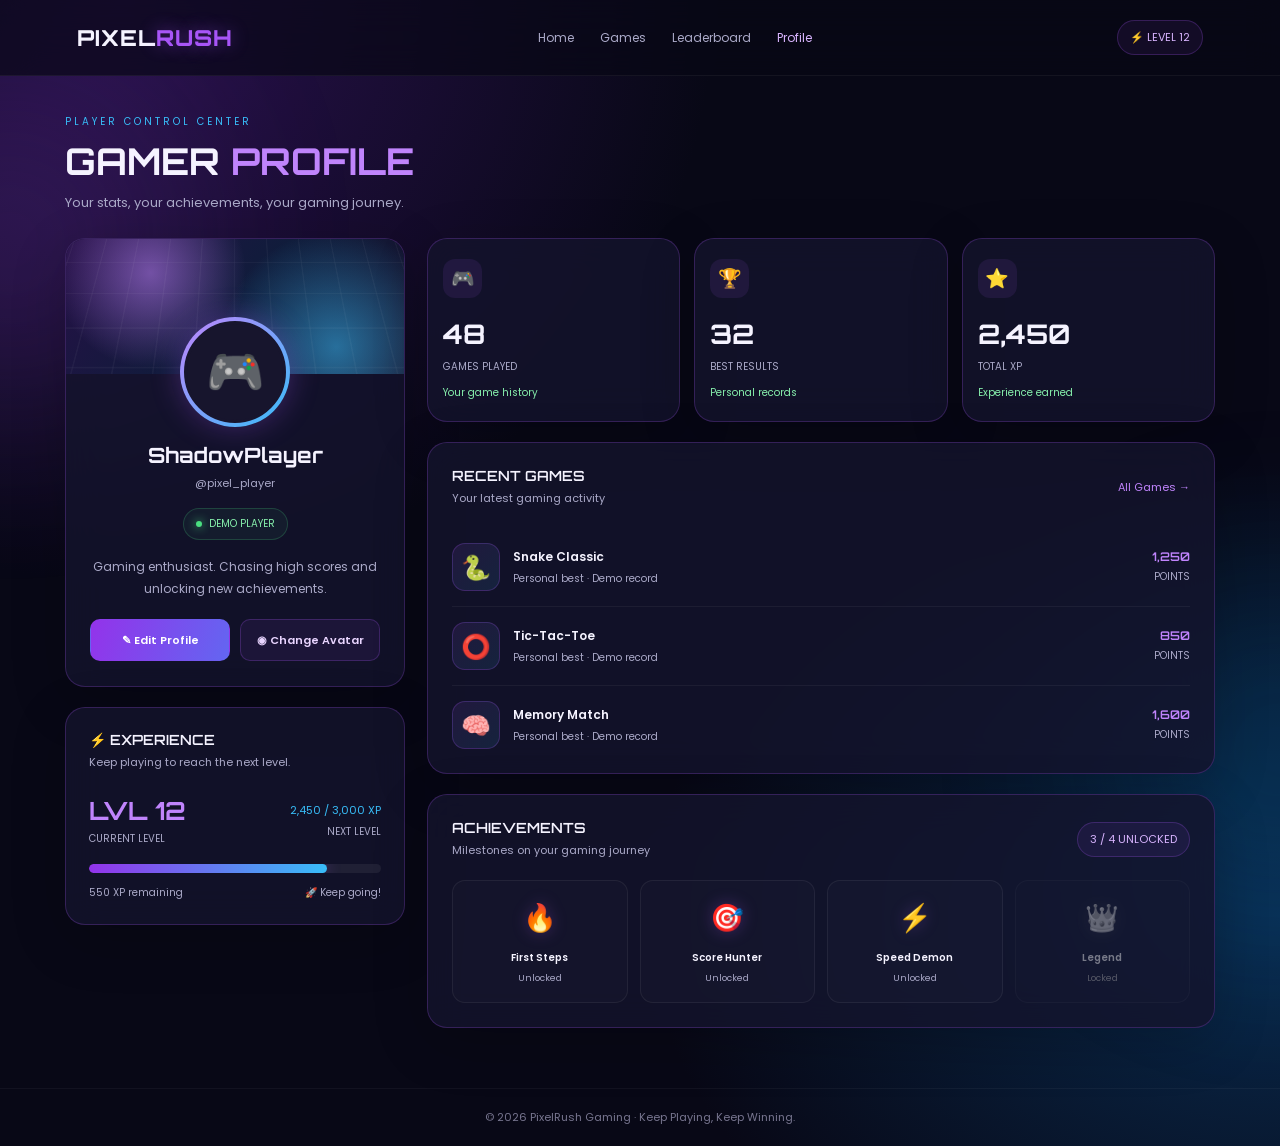
<file: profile.html>
<!DOCTYPE html>
<html lang="en">
<head>
  <meta charset="UTF-8">
  <meta name="viewport" content="width=device-width, initial-scale=1.0">
  <meta name="theme-color" content="#080816">
  <title>My Gamer Profile | PixelRush</title>

  <style>
    @import url('https://fonts.googleapis.com/css2?family=Orbitron:wght@400;500;600;700;800&family=Poppins:wght@300;400;500;600;700&display=swap');

    :root {
      --bg: #080816;
      --panel: rgba(20, 20, 45, .82);
      --purple: #a855f7;
      --blue: #38bdf8;
      --green: #4ade80;
      --text: #f5f3ff;
      --muted: #aaa9c8;
      --border: rgba(168, 85, 247, .24);
    }

    * {
      margin: 0;
      padding: 0;
      box-sizing: border-box;
    }

    body {
      min-height: 100vh;
      color: var(--text);
      font-family: 'Poppins', sans-serif;
      background:
        radial-gradient(ellipse at 10% 0%, #29114d 0%, transparent 36%),
        radial-gradient(ellipse at 100% 80%, #092c50 0%, transparent 35%),
        var(--bg);
      overflow-x: hidden;
    }

    a {
      color: inherit;
      text-decoration: none;
    }

    button {
      font-family: inherit;
    }

    .ambient {
      position: fixed;
      width: 300px;
      height: 300px;
      border-radius: 50%;
      filter: blur(110px);
      opacity: .2;
      z-index: -1;
      pointer-events: none;
      animation: glowFloat 10s ease-in-out infinite alternate;
    }

    .glow-one {
      background: #a855f7;
      top: 10%;
      left: -140px;
    }

    .glow-two {
      background: #0284c7;
      right: -150px;
      bottom: 0;
      animation-delay: -4s;
    }

    @keyframes glowFloat {
      to { transform: translate(60px, 70px) scale(1.2); }
    }

    /* NAVBAR */

    .navbar {
      min-height: 76px;
      padding: 15px 6%;
      display: flex;
      justify-content: space-between;
      align-items: center;
      gap: 22px;
      border-bottom: 1px solid #ffffff0d;
      background: #080816ad;
      backdrop-filter: blur(18px);
      position: sticky;
      top: 0;
      z-index: 10;
      animation: slideDown .65s ease both;
    }

    .logo {
      font: 800 22px 'Orbitron', sans-serif;
      letter-spacing: 1px;
      white-space: nowrap;
    }

    .logo span {
      color: var(--purple);
      text-shadow: 0 0 18px #a855f777;
    }

    .nav-links {
      display: flex;
      gap: 26px;
      align-items: center;
    }

    .nav-links a {
      color: var(--muted);
      font-size: 12px;
      transition: .25s;
    }

    .nav-links a:hover,
    .nav-links a.active {
      color: #d8b4fe;
    }

    .nav-right {
      display: flex;
      align-items: center;
      gap: 10px;
    }

    .level-chip {
      border: 1px solid var(--border);
      background: #a855f714;
      border-radius: 30px;
      padding: 8px 12px;
      color: #d8b4fe;
      font-size: 11px;
      white-space: nowrap;
    }

    /* PAGE */

    .container {
      width: min(1150px, 92%);
      margin: 38px auto 60px;
    }

    .page-heading {
      margin-bottom: 25px;
      animation: fadeUp .7s ease both;
    }

    .eyebrow {
      color: var(--blue);
      font-size: 10px;
      letter-spacing: 3px;
      margin-bottom: 8px;
    }

    .page-heading h1 {
      font: 700 clamp(25px, 4vw, 37px) 'Orbitron', sans-serif;
    }

    .page-heading h1 span {
      color: #c084fc;
    }

    .page-heading p {
      color: var(--muted);
      font-size: 13px;
      margin-top: 9px;
    }

    .layout {
      display: grid;
      grid-template-columns: 340px minmax(0, 1fr);
      gap: 22px;
      align-items: start;
    }

    .panel {
      background: var(--panel);
      border: 1px solid var(--border);
      border-radius: 20px;
      backdrop-filter: blur(18px);
      box-shadow: 0 15px 55px #0003;
      animation: fadeUp .75s ease both;
    }

    /* PROFILE CARD */

    .profile-card {
      overflow: hidden;
      position: relative;
      animation-delay: .08s;
    }

    .cover {
      height: 135px;
      position: relative;
      overflow: hidden;
      background:
        radial-gradient(circle at 25% 25%, #c084fc88, transparent 35%),
        radial-gradient(circle at 80% 80%, #38bdf888, transparent 40%),
        linear-gradient(130deg, #261047, #101c3b, #17112b);
    }

    .cover::before {
      content: "";
      position: absolute;
      inset: 0;
      opacity: .18;
      background-image:
        linear-gradient(#ffffff30 1px, transparent 1px),
        linear-gradient(90deg, #ffffff30 1px, transparent 1px);
      background-size: 28px 28px;
      transform: perspective(200px) rotateX(20deg) scale(1.3);
      animation: gridMove 8s linear infinite;
    }

    @keyframes gridMove {
      to { background-position: 28px 28px; }
    }

    .avatar-wrap {
      position: relative;
      width: 110px;
      height: 110px;
      margin: -57px auto 15px;
      border-radius: 50%;
      padding: 4px;
      background: linear-gradient(135deg, #c084fc, #38bdf8);
      box-shadow: 0 0 30px #a855f74d;
      animation: avatarPulse 3s ease-in-out infinite;
    }

    @keyframes avatarPulse {
      50% { box-shadow: 0 0 42px #a855f766; }
    }

    .avatar {
      width: 100%;
      height: 100%;
      display: grid;
      place-items: center;
      border-radius: 50%;
      background: #17152d;
      font-size: 47px;
      border: 3px solid #17152d;
    }

    .profile-body {
      padding: 0 24px 25px;
      text-align: center;
    }

    .gamer-name {
      font: 700 21px 'Orbitron', sans-serif;
      overflow-wrap: anywhere;
    }

    .user-tag {
      color: var(--muted);
      font-size: 11px;
      margin-top: 7px;
    }

    .status {
      display: inline-flex;
      align-items: center;
      gap: 7px;
      margin: 16px 0;
      padding: 7px 12px;
      border-radius: 30px;
      border: 1px solid #4ade8033;
      background: #4ade800d;
      color: #86efac;
      font-size: 10px;
    }

    .status-dot {
      width: 6px;
      height: 6px;
      background: var(--green);
      border-radius: 50%;
      box-shadow: 0 0 10px var(--green);
    }

    .bio {
      color: var(--muted);
      font-size: 12px;
      line-height: 1.8;
      margin-bottom: 20px;
    }

    .profile-actions {
      display: grid;
      grid-template-columns: 1fr 1fr;
      gap: 10px;
    }

    .btn {
      min-height: 42px;
      display: inline-flex;
      justify-content: center;
      align-items: center;
      padding: 10px 12px;
      border: 1px solid var(--border);
      border-radius: 10px;
      background: #a855f714;
      color: #e9d5ff;
      font-size: 11px;
      font-weight: 600;
      cursor: pointer;
      transition: transform .25s, background .25s;
    }

    .btn:hover {
      transform: translateY(-2px);
      background: #a855f72b;
    }

    .btn.primary {
      color: white;
      background: linear-gradient(110deg, #9333ea, #6366f1);
      border-color: transparent;
    }

    .btn.danger {
      background: #ef44440c;
      border-color: #ef444433;
      color: #fca5a5;
    }

    /* XP CARD */

    .xp-card {
      padding: 23px;
      margin-top: 20px;
      animation-delay: .16s;
    }

    .section-title {
      font: 600 14px 'Orbitron', sans-serif;
    }

    .section-subtitle {
      color: var(--muted);
      font-size: 11px;
      margin-top: 6px;
    }

    .xp-head {
      display: flex;
      justify-content: space-between;
      align-items: center;
      gap: 10px;
      margin-top: 24px;
    }

    .level-number {
      font: 700 25px 'Orbitron', sans-serif;
      color: #c084fc;
    }

    .xp-label {
      color: var(--muted);
      font-size: 10px;
      margin-top: 5px;
    }

    .xp-value {
      font-size: 11px;
      color: var(--blue);
      text-align: right;
    }

    .progress {
      height: 9px;
      background: #ffffff10;
      border-radius: 20px;
      overflow: hidden;
      margin-top: 17px;
    }

    .progress-fill {
      width: 0;
      height: 100%;
      border-radius: inherit;
      background: linear-gradient(90deg, #9333ea, #38bdf8);
      box-shadow: 0 0 15px #a855f766;
      animation: fillXP 1.5s .4s ease forwards;
    }

    @keyframes fillXP {
      to { width: var(--xp-width); }
    }

    .xp-footer {
      display: flex;
      justify-content: space-between;
      gap: 10px;
      margin-top: 12px;
      color: var(--muted);
      font-size: 10px;
    }

    /* RIGHT SIDE */

    .right-column {
      display: grid;
      gap: 20px;
    }

    .stats-grid {
      display: grid;
      grid-template-columns: repeat(3, minmax(0, 1fr));
      gap: 14px;
    }

    .stat-card {
      padding: 20px 15px;
      min-width: 0;
      animation: fadeUp .7s ease both;
      transition: transform .25s, border-color .25s;
    }

    .stat-card:nth-child(2) { animation-delay: .1s; }
    .stat-card:nth-child(3) { animation-delay: .2s; }

    .stat-card:hover {
      transform: translateY(-5px);
      border-color: #a855f766;
    }

    .stat-icon {
      width: 39px;
      height: 39px;
      display: grid;
      place-items: center;
      border-radius: 12px;
      background: #a855f718;
      font-size: 19px;
      margin-bottom: 19px;
    }

    .stat-number {
      font: 700 clamp(18px, 2.4vw, 27px) 'Orbitron', sans-serif;
      overflow-wrap: anywhere;
    }

    .stat-label {
      color: var(--muted);
      font-size: 10px;
      margin-top: 8px;
    }

    .stat-trend {
      color: #86efac;
      font-size: 10px;
      margin-top: 10px;
    }

    /* RECENT GAMES */

    .games-panel {
      padding: 24px;
      animation-delay: .2s;
    }

    .panel-heading {
      display: flex;
      justify-content: space-between;
      align-items: center;
      gap: 12px;
      margin-bottom: 21px;
    }

    .text-link {
      color: #c084fc;
      font-size: 11px;
    }

    .text-link:hover {
      color: var(--blue);
    }

    .game-row {
      display: grid;
      grid-template-columns: 48px minmax(0, 1fr) auto;
      align-items: center;
      gap: 13px;
      padding: 15px 0;
      border-bottom: 1px solid #ffffff0d;
      transition: padding .2s;
    }

    .game-row:last-child {
      border-bottom: 0;
      padding-bottom: 0;
    }

    .game-row:hover {
      padding-left: 5px;
    }

    .game-icon {
      width: 48px;
      height: 48px;
      display: grid;
      place-items: center;
      border: 1px solid var(--border);
      border-radius: 13px;
      font-size: 24px;
      background: linear-gradient(135deg, #a855f71b, #38bdf81b);
    }

    .game-name {
      font-size: 12px;
      font-weight: 600;
    }

    .game-meta {
      font-size: 10px;
      color: var(--muted);
      margin-top: 5px;
    }

    .score {
      font: 600 12px 'Orbitron', sans-serif;
      color: #c084fc;
      text-align: right;
    }

    .score-label {
      font: 10px 'Poppins', sans-serif;
      color: var(--muted);
      margin-top: 5px;
    }

    /* ACHIEVEMENTS */

    .achievements-panel {
      padding: 24px;
      animation-delay: .28s;
    }

    .achievement-grid {
      display: grid;
      grid-template-columns: repeat(4, minmax(0, 1fr));
      gap: 12px;
      margin-top: 20px;
    }

    .achievement {
      min-width: 0;
      text-align: center;
      padding: 17px 7px;
      border: 1px solid #ffffff10;
      border-radius: 13px;
      background: #ffffff04;
      transition: .25s;
    }

    .achievement:hover {
      border-color: #a855f766;
      transform: translateY(-4px);
      background: #a855f70d;
    }

    .achievement-icon {
      font-size: 27px;
      margin-bottom: 12px;
      filter: drop-shadow(0 0 8px #a855f744);
    }

    .achievement-name {
      font-size: 10px;
      font-weight: 600;
      overflow-wrap: anywhere;
    }

    .achievement-status {
      color: var(--muted);
      font-size: 9px;
      margin-top: 6px;
    }

    .achievement.locked {
      opacity: .45;
      filter: grayscale(1);
    }

    .notice {
      display: none;
      padding: 13px;
      border-radius: 10px;
      font-size: 12px;
      line-height: 1.6;
      margin-top: 15px;
      overflow-wrap: anywhere;
    }

    .notice.show {
      display: block;
      animation: fadeUp .25s ease both;
    }

    .notice.error {
      color: #fca5a5;
      background: #ef444415;
      border: 1px solid #ef444433;
    }

    .notice.success {
      color: #86efac;
      background: #22c55e12;
      border: 1px solid #22c55e33;
    }

    footer {
      text-align: center;
      padding: 20px;
      color: #77758f;
      font-size: 11px;
      border-top: 1px solid #ffffff0b;
    }

    @keyframes slideDown {
      from { opacity: 0; transform: translateY(-15px); }
      to { opacity: 1; transform: translateY(0); }
    }

    @keyframes fadeUp {
      from { opacity: 0; transform: translateY(20px); }
      to { opacity: 1; transform: translateY(0); }
    }

    /* RESPONSIVE */

    @media (max-width: 950px) {
      .layout {
        grid-template-columns: 290px minmax(0, 1fr);
        gap: 15px;
      }

      .nav-links {
        gap: 14px;
      }

      .achievement-grid {
        grid-template-columns: repeat(2, minmax(0, 1fr));
      }
    }

    @media (max-width: 720px) {
      .navbar {
        padding: 15px 4%;
        flex-wrap: wrap;
      }

      .nav-links {
        order: 3;
        width: 100%;
        justify-content: center;
        padding-top: 9px;
        border-top: 1px solid #ffffff0c;
      }

      .nav-links a {
        font-size: 11px;
      }

      .layout {
        grid-template-columns: 1fr;
      }

      .container {
        margin-top: 27px;
      }

      .profile-card {
        max-width: 460px;
        width: 100%;
        margin: 0 auto;
      }

      .xp-card {
        max-width: 460px;
        width: 100%;
        margin: 18px auto 0;
      }

      .stats-grid {
        gap: 9px;
      }

      .stat-card {
        padding: 15px 11px;
      }

      .games-panel,
      .achievements-panel {
        padding: 19px;
      }
    }

    @media (max-width: 390px) {
      .logo {
        font-size: 17px;
      }

      .level-chip {
        font-size: 9px;
        padding: 7px 9px;
      }

      .nav-links {
        gap: 12px;
      }

      .nav-links a {
        font-size: 10px;
      }

      .stats-grid {
        grid-template-columns: 1fr;
      }

      .stat-card {
        display: grid;
        grid-template-columns: 42px 1fr;
        align-items: center;
        column-gap: 12px;
      }

      .stat-icon {
        grid-row: span 2;
        margin: 0;
      }

      .stat-number {
        font-size: 20px;
      }

      .stat-label {
        margin-top: 3px;
      }

      .achievement-grid {
        grid-template-columns: repeat(2, minmax(0, 1fr));
      }
    }

    @media (prefers-reduced-motion: reduce) {
      *, *::before, *::after {
        animation-duration: .01ms !important;
        animation-iteration-count: 1 !important;
        scroll-behavior: auto !important;
        transition-duration: .01ms !important;
      }
    }
  </style>
</head>

<body>
  <div class="ambient glow-one"></div>
  <div class="ambient glow-two"></div>

  <header class="navbar">
    <a href="index.html" class="logo">PIXEL<span>RUSH</span></a>

    <nav class="nav-links" aria-label="Main navigation">
      <a href="index.html">Home</a>
      <a href="games.html">Games</a>
      <a href="leaderboard.html">Leaderboard</a>
      <a href="profile.html" class="active">Profile</a>
    </nav>

    <div class="nav-right">
      <div class="level-chip">⚡ LEVEL <span id="navLevel">12</span></div>
    </div>
  </header>

  <main class="container">
    <section class="page-heading">
      <div class="eyebrow">PLAYER CONTROL CENTER</div>
      <h1>GAMER <span>PROFILE</span></h1>
      <p>Your stats, your achievements, your gaming journey.</p>
    </section>

    <div class="layout">

      <!-- LEFT COLUMN -->

      <aside>
        <section class="panel profile-card">
          <div class="cover"></div>

          <div class="avatar-wrap">
            <div class="avatar" id="avatarDisplay">🎮</div>
          </div>

          <div class="profile-body">
            <h2 class="gamer-name" id="displayName">ShadowPlayer</h2>
            <p class="user-tag" id="displayTag">@pixel_player</p>

            <div class="status">
              <span class="status-dot"></span>
              DEMO PLAYER
            </div>

            <p class="bio" id="displayBio">
              Gaming enthusiast. Chasing high scores and unlocking new achievements.
            </p>

            <div class="profile-actions">
              <button class="btn primary" id="editBtn" type="button">
                ✎ Edit Profile
              </button>
              <button class="btn" id="avatarBtn" type="button">
                ◉ Change Avatar
              </button>
            </div>

            <div class="notice" id="profileNotice" role="status"
                 aria-live="polite"></div>
          </div>
        </section>

        <section class="panel xp-card">
          <h3 class="section-title">⚡ EXPERIENCE</h3>
          <p class="section-subtitle">Keep playing to reach the next level.</p>

          <div class="xp-head">
            <div>
              <div class="level-number">LVL <span id="levelValue">12</span></div>
              <div class="xp-label">CURRENT LEVEL</div>
            </div>
            <div>
              <div class="xp-value" id="xpText">2,450 / 3,000 XP</div>
              <div class="xp-label" style="text-align:right">NEXT LEVEL</div>
            </div>
          </div>

          <div class="progress">
            <div class="progress-fill" id="xpBar"
                 style="--xp-width:81.67%"></div>
          </div>

          <div class="xp-footer">
            <span id="xpRemaining">550 XP remaining</span>
            <span>🚀 Keep going!</span>
          </div>
        </section>
      </aside>

      <!-- RIGHT COLUMN -->

      <div class="right-column">

        <section class="stats-grid">
          <article class="panel stat-card">
            <div class="stat-icon">🎮</div>
            <div class="stat-number" id="gamesPlayed">48</div>
            <div class="stat-label">GAMES PLAYED</div>
            <div class="stat-trend">Your game history</div>
          </article>

          <article class="panel stat-card">
            <div class="stat-icon">🏆</div>
            <div class="stat-number" id="totalWins">32</div>
            <div class="stat-label">BEST RESULTS</div>
            <div class="stat-trend">Personal records</div>
          </article>

          <article class="panel stat-card">
            <div class="stat-icon">⭐</div>
            <div class="stat-number" id="totalXP">2,450</div>
            <div class="stat-label">TOTAL XP</div>
            <div class="stat-trend">Experience earned</div>
          </article>
        </section>

        <section class="panel games-panel">
          <div class="panel-heading">
            <div>
              <h3 class="section-title">RECENT GAMES</h3>
              <p class="section-subtitle">Your latest gaming activity</p>
            </div>
            <a class="text-link" href="games.html">All Games →</a>
          </div>

          <div id="recentGames">
            <div class="game-row">
              <div class="game-icon">🐍</div>
              <div>
                <div class="game-name">Snake Classic</div>
                <div class="game-meta">Personal best · Demo record</div>
              </div>
              <div class="score">
                1,250
                <div class="score-label">POINTS</div>
              </div>
            </div>

            <div class="game-row">
              <div class="game-icon">⭕</div>
              <div>
                <div class="game-name">Tic-Tac-Toe</div>
                <div class="game-meta">Personal best · Demo record</div>
              </div>
              <div class="score">
                850
                <div class="score-label">POINTS</div>
              </div>
            </div>

            <div class="game-row">
              <div class="game-icon">🧠</div>
              <div>
                <div class="game-name">Memory Match</div>
                <div class="game-meta">Personal best · Demo record</div>
              </div>
              <div class="score">
                1,600
                <div class="score-label">POINTS</div>
              </div>
            </div>
          </div>
        </section>

        <section class="panel achievements-panel">
          <div class="panel-heading">
            <div>
              <h3 class="section-title">ACHIEVEMENTS</h3>
              <p class="section-subtitle">Milestones on your gaming journey</p>
            </div>
            <span class="level-chip" id="achievementCount">3 / 4 UNLOCKED</span>
          </div>

          <div class="achievement-grid" id="achievementGrid">
            <div class="achievement">
              <div class="achievement-icon">🔥</div>
              <div class="achievement-name">First Steps</div>
              <div class="achievement-status">Unlocked</div>
            </div>

            <div class="achievement">
              <div class="achievement-icon">🎯</div>
              <div class="achievement-name">Score Hunter</div>
              <div class="achievement-status">Unlocked</div>
            </div>

            <div class="achievement">
              <div class="achievement-icon">⚡</div>
              <div class="achievement-name">Speed Demon</div>
              <div class="achievement-status">Unlocked</div>
            </div>

            <div class="achievement locked">
              <div class="achievement-icon">👑</div>
              <div class="achievement-name">Legend</div>
              <div class="achievement-status">Locked</div>
            </div>
          </div>
        </section>

      </div>
    </div>
  </main>

  <footer>
    © <span id="year"></span> PixelRush Gaming · Keep Playing, Keep Winning.
  </footer>

  <script>
    /*
      DEMO PROFILE
      Replace this object with Firebase user data later.
      The profile and scores below are sample data.
    */

    const demoProfile = {
      username: "ShadowPlayer",
      tag: "@pixel_player",
      bio: "Gaming enthusiast. Chasing high scores and unlocking new achievements.",
      avatar: "🎮",
      level: 12,
      xp: 2450,
      nextLevelXP: 3000,
      gamesPlayed: 48,
      wins: 32,
      recentGames: [
        { name: "Snake Classic", icon: "🐍", score: 1250 },
        { name: "Tic-Tac-Toe", icon: "⭕", score: 850 },
        { name: "Memory Match", icon: "🧠", score: 1600 }
      ]
    };

    const $ = id => document.getElementById(id);

    function renderProfile(profile) {
      $("displayName").textContent = profile.username;
      $("displayTag").textContent = profile.tag;
      $("displayBio").textContent = profile.bio;
      $("avatarDisplay").textContent = profile.avatar;

      $("navLevel").textContent = profile.level;
      $("levelValue").textContent = profile.level;

      $("xpText").textContent =
        `${profile.xp.toLocaleString()} / ${profile.nextLevelXP.toLocaleString()} XP`;

      $("totalXP").textContent = profile.xp.toLocaleString();
      $("gamesPlayed").textContent = profile.gamesPlayed;
      $("totalWins").textContent = profile.wins;

      const percentage = Math.min(
        100,
        Math.max(0, (profile.xp / profile.nextLevelXP) * 100)
      );

      $("xpBar").style.setProperty("--xp-width", percentage + "%");
      $("xpRemaining").textContent =
        `${Math.max(0, profile.nextLevelXP - profile.xp).toLocaleString()} XP remaining`;

      $("recentGames").replaceChildren();

      profile.recentGames.forEach(game => {
        const row = document.createElement("div");
        row.className = "game-row";

        const icon = document.createElement("div");
        icon.className = "game-icon";
        icon.textContent = game.icon;

        const details = document.createElement("div");

        const name = document.createElement("div");
        name.className = "game-name";
        name.textContent = game.name;

        const meta = document.createElement("div");
        meta.className = "game-meta";
        meta.textContent = "Personal best · Demo record";

        details.append(name, meta);

        const score = document.createElement("div");
        score.className = "score";
        score.append(document.createTextNode(game.score.toLocaleString()));

        const label = document.createElement("div");
        label.className = "score-label";
        label.textContent = "POINTS";

        score.append(label);
        row.append(icon, details, score);
        $("recentGames").append(row);
      });
    }

    function notify(text, type = "success") {
      const notice = $("profileNotice");
      notice.textContent = text;
      notice.className = "notice show " + type;
    }

    $("editBtn").addEventListener("click", () => {
      const newName = prompt(
        "Enter a gamer name (3–20 characters):",
        demoProfile.username
      );

      if (newName === null) return;

      const cleanName = newName.trim();

      if (cleanName.length < 3 || cleanName.length > 20) {
        notify("Gamer name must contain 3–20 characters.", "error");
        return;
      }

      demoProfile.username = cleanName;
      demoProfile.tag = "@" + cleanName.replace(/[^a-zA-Z0-9_]/g, "_")
        .toLowerCase();

      renderProfile(demoProfile);
      notify("Demo profile updated. Changes are not saved to an account.");
    });

    const avatars = ["🎮", "👾", "🦊", "🐉", "🤖", "🚀", "😎"];

    $("avatarBtn").addEventListener("click", () => {
      const current = avatars.indexOf(demoProfile.avatar);
      demoProfile.avatar = avatars[(current + 1) % avatars.length];
      renderProfile(demoProfile);
      notify("Demo avatar changed. It is not saved to an account.");
    });

    $("year").textContent = new Date().getFullYear();
    renderProfile(demoProfile);
  </script>
</body>
</html>
</file>
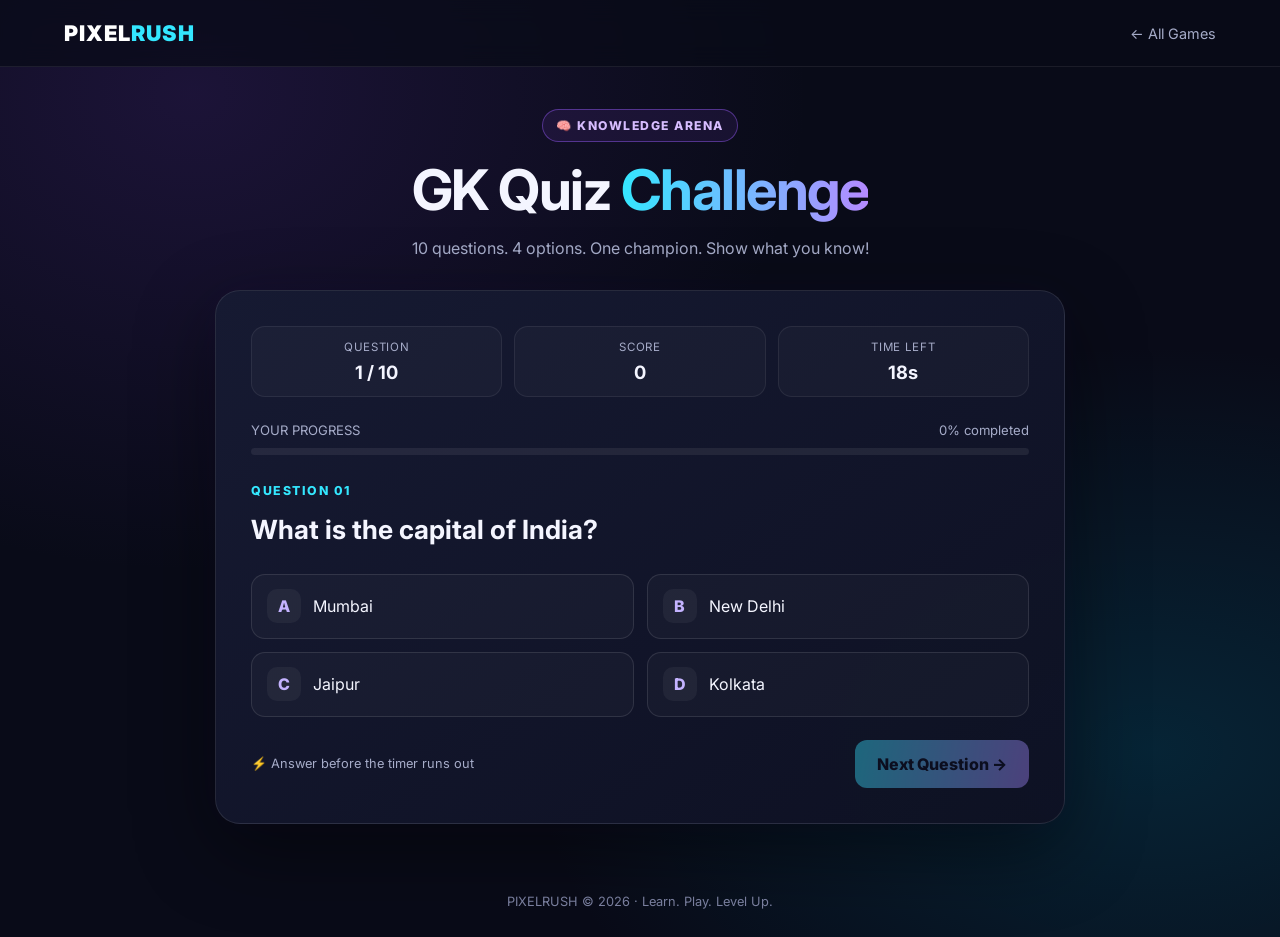
<file: quiz-game.html>
<!DOCTYPE html>
<html lang="en">
<head>
<meta charset="UTF-8">
<meta name="viewport" content="width=device-width, initial-scale=1.0">
<meta name="theme-color" content="#090b18">
<title>PixelRush | GK Quiz Challenge</title>

<style>
@import url('https://fonts.googleapis.com/css2?family=Inter:wght@400;500;600;700;800;900&display=swap');

:root {
  --bg: #090b18;
  --panel: #12162a;
  --purple: #9b5cff;
  --cyan: #34e7ff;
  --text: #f4f5ff;
  --muted: #a6acc9;
  --green: #35e69b;
  --red: #ff6685;
}

* { box-sizing: border-box; margin: 0; padding: 0; }

body {
  min-height: 100vh;
  font-family: 'Inter', sans-serif;
  color: var(--text);
  background:
    radial-gradient(ellipse at 15% 10%, #42247755, transparent 40%),
    radial-gradient(ellipse at 90% 80%, #005b7650, transparent 38%),
    var(--bg);
  overflow-x: hidden;
}

button { font: inherit; }

.topbar {
  display: flex;
  justify-content: space-between;
  align-items: center;
  gap: 14px;
  padding: 20px clamp(16px, 5vw, 70px);
  border-bottom: 1px solid #ffffff13;
  background: #090b18bb;
  backdrop-filter: blur(12px);
}

.logo {
  font-size: 1.35rem;
  font-weight: 900;
  letter-spacing: 1px;
  color: white;
  text-decoration: none;
}

.logo span { color: var(--cyan); }

.back-link {
  color: var(--muted);
  text-decoration: none;
  font-size: .9rem;
}
.back-link:hover { color: var(--cyan); }

.page {
  width: min(850px, 92%);
  margin: 42px auto 70px;
}

.heading { text-align: center; margin-bottom: 28px; }
.eyebrow {
  display: inline-block;
  padding: 8px 13px;
  border: 1px solid #9b5cff70;
  border-radius: 50px;
  background: #9b5cff18;
  color: #d7bdff;
  font-size: .76rem;
  font-weight: 800;
  letter-spacing: 1.5px;
}

h1 {
  margin-top: 17px;
  font-size: clamp(2rem, 6vw, 3.5rem);
  line-height: 1.12;
  letter-spacing: -1.5px;
}

h1 span {
  background: linear-gradient(90deg, var(--cyan), #b48aff);
  -webkit-background-clip: text;
  background-clip: text;
  color: transparent;
}

.heading p {
  margin: 13px auto 0;
  max-width: 520px;
  color: var(--muted);
  line-height: 1.7;
}

.quiz-card {
  padding: clamp(19px, 4vw, 35px);
  border: 1px solid #ffffff19;
  border-radius: 25px;
  background: linear-gradient(145deg, #171b33f5, #0e1123f5);
  box-shadow: 0 25px 80px #0007, 0 0 35px #8c50ff0b;
  animation: rise .65s ease both;
}

@keyframes rise {
  from { opacity: 0; transform: translateY(18px); }
  to { opacity: 1; transform: translateY(0); }
}

.stats {
  display: grid;
  grid-template-columns: repeat(3, 1fr);
  gap: 12px;
  margin-bottom: 25px;
}

.stat {
  padding: 13px 8px;
  text-align: center;
  background: #ffffff07;
  border: 1px solid #ffffff12;
  border-radius: 14px;
}

.stat small {
  display: block;
  margin-bottom: 7px;
  color: var(--muted);
  font-size: .72rem;
  text-transform: uppercase;
  letter-spacing: .7px;
}

.stat strong { font-size: 1.15rem; }

.progress-info {
  display: flex;
  justify-content: space-between;
  gap: 12px;
  color: var(--muted);
  font-size: .82rem;
  margin-bottom: 10px;
}

.progress-track {
  height: 7px;
  border-radius: 30px;
  background: #ffffff12;
  overflow: hidden;
  margin-bottom: 28px;
}

.progress-fill {
  width: 0;
  height: 100%;
  background: linear-gradient(90deg, var(--purple), var(--cyan));
  border-radius: inherit;
  transition: width .35s ease;
  box-shadow: 0 0 15px #34e7ff80;
}

.question-tag {
  color: var(--cyan);
  font-size: .77rem;
  font-weight: 800;
  text-transform: uppercase;
  letter-spacing: 1.5px;
  margin-bottom: 12px;
}

#question {
  font-size: clamp(1.2rem, 3vw, 1.65rem);
  line-height: 1.5;
  margin-bottom: 24px;
}

.options {
  display: grid;
  grid-template-columns: 1fr 1fr;
  gap: 13px;
}

.option {
  display: flex;
  align-items: center;
  gap: 12px;
  min-height: 65px;
  padding: 13px 15px;
  text-align: left;
  color: var(--text);
  background: #ffffff07;
  border: 1px solid #ffffff1c;
  border-radius: 14px;
  cursor: pointer;
  transition: .22s ease;
}

.option:hover:not(:disabled) {
  border-color: var(--purple);
  background: #9b5cff17;
  transform: translateY(-2px);
}

.option:focus-visible, button:focus-visible {
  outline: 2px solid var(--cyan);
  outline-offset: 3px;
}

.option:disabled { cursor: default; }

.option-letter {
  flex-shrink: 0;
  display: grid;
  place-items: center;
  width: 34px;
  height: 34px;
  border-radius: 10px;
  background: #ffffff0c;
  color: #c4b3ff;
  font-weight: 800;
}

.option.correct {
  border-color: var(--green);
  background: #35e69b15;
}
.option.correct .option-letter { color: #071b13; background: var(--green); }

.option.wrong {
  border-color: var(--red);
  background: #ff668515;
}
.option.wrong .option-letter { color: white; background: var(--red); }

.feedback {
  display: none;
  padding: 15px 16px;
  margin-top: 20px;
  border-radius: 13px;
  line-height: 1.6;
  font-size: .91rem;
}
.feedback.show { display: block; animation: rise .3s ease; }
.feedback.good { background: #35e69b12; border: 1px solid #35e69b55; }
.feedback.bad { background: #ff668512; border: 1px solid #ff668555; }

.controls {
  display: flex;
  justify-content: space-between;
  align-items: center;
  gap: 12px;
  margin-top: 23px;
}

.muted-note { color: var(--muted); font-size: .8rem; }

.primary-btn {
  border: 0;
  border-radius: 12px;
  padding: 14px 22px;
  font-weight: 800;
  color: #090b18;
  background: linear-gradient(100deg, var(--cyan), #a98aff);
  cursor: pointer;
  transition: transform .2s, box-shadow .2s;
}
.primary-btn:hover {
  transform: translateY(-2px);
  box-shadow: 0 8px 25px #7f5aff35;
}
.primary-btn:disabled { opacity: .4; cursor: not-allowed; transform: none; }

.result {
  display: none;
  text-align: center;
  padding: 12px 0 5px;
  animation: rise .6s ease;
}
.result.show { display: block; }
.result-emoji { font-size: 4rem; margin-bottom: 14px; }
.result h2 { font-size: clamp(1.8rem, 5vw, 2.7rem); margin-bottom: 12px; }
.result p { color: var(--muted); line-height: 1.8; margin-bottom: 22px; }
.result-score {
  font-size: 3.2rem;
  font-weight: 900;
  color: var(--cyan);
  margin: 17px 0;
}
.result-message {
  max-width: 480px;
  margin: 0 auto 25px;
}
.result-actions {
  display: flex;
  justify-content: center;
  flex-wrap: wrap;
  gap: 12px;
}
.secondary-btn {
  padding: 13px 20px;
  border: 1px solid #ffffff28;
  border-radius: 12px;
  background: #ffffff08;
  color: white;
  cursor: pointer;
  text-decoration: none;
}
.secondary-btn:hover { border-color: var(--cyan); }

.footer {
  text-align: center;
  color: #7e84a4;
  font-size: .8rem;
  padding: 0 15px 28px;
}

@media (max-width: 580px) {
  .page { margin-top: 28px; }
  .options { grid-template-columns: 1fr; gap: 10px; }
  .option { min-height: 57px; }
  .stats { gap: 7px; }
  .stat small { font-size: .64rem; }
  .stat strong { font-size: 1rem; }
  .controls { align-items: stretch; flex-direction: column; }
  .primary-btn { width: 100%; }
  .muted-note { text-align: center; }
  .topbar { padding: 17px; }
}
@media (prefers-reduced-motion: reduce) {
  *, *::before, *::after {
    animation-duration: .01ms !important;
    transition-duration: .01ms !important;
  }
}
</style>
</head>

<body>
<header class="topbar">
  <a class="logo" href="../index.html">PIXEL<span>RUSH</span></a>
  <a class="back-link" href="../games.html">← All Games</a>
</header>

<main class="page">
  <section class="heading">
    <span class="eyebrow">🧠 KNOWLEDGE ARENA</span>
    <h1>GK Quiz <span>Challenge</span></h1>
    <p>10 questions. 4 options. One champion. Show what you know!</p>
  </section>

  <section class="quiz-card" id="quizCard">
    <div id="quizScreen">
      <div class="stats">
        <div class="stat"><small>Question</small><strong id="questionStat">1 / 10</strong></div>
        <div class="stat"><small>Score</small><strong id="scoreStat">0</strong></div>
        <div class="stat"><small>Time Left</small><strong id="timerStat">20s</strong></div>
      </div>

      <div class="progress-info">
        <span>YOUR PROGRESS</span>
        <span id="progressText">0% completed</span>
      </div>
      <div class="progress-track">
        <div class="progress-fill" id="progressFill"></div>
      </div>

      <div class="question-tag">Question <span id="questionNumber">01</span></div>
      <h2 id="question">Loading question...</h2>
      <div class="options" id="options"></div>
      <div class="feedback" id="feedback" role="status" aria-live="polite"></div>

      <div class="controls">
        <span class="muted-note">⚡ Answer before the timer runs out</span>
        <button class="primary-btn" id="nextBtn" disabled>Next Question →</button>
      </div>
    </div>

    <div class="result" id="resultScreen" aria-live="polite">
      <div class="result-emoji" id="resultEmoji">🏆</div>
      <h2 id="resultTitle">Congratulations! You Won!</h2>
      <div class="result-score" id="finalScore">10 / 10</div>
      <p id="resultMessage" class="result-message"></p>
      <div class="result-actions">
        <button class="primary-btn" id="restartBtn">↻ Play Again</button>
        <a class="secondary-btn" href="../games.html">Back to Games</a>
      </div>
    </div>
  </section>
</main>

<footer class="footer">PIXELRUSH © 2026 · Learn. Play. Level Up.</footer>

<script>
"use strict";

const questions = [
  {
    q: "What is the capital of India?",
    options: ["Mumbai", "New Delhi", "Jaipur", "Kolkata"],
    answer: 1,
    explanation: "New Delhi is the capital of India."
  },
  {
    q: "Which planet is known as the Red Planet?",
    options: ["Venus", "Jupiter", "Mars", "Mercury"],
    answer: 2,
    explanation: "Mars appears reddish because of iron oxide on its surface."
  },
  {
    q: "What is the national animal of India?",
    options: ["Asiatic Lion", "Bengal Tiger", "Elephant", "Leopard"],
    answer: 1,
    explanation: "The Bengal Tiger is India's national animal."
  },
  {
    q: "How many sides does a hexagon have?",
    options: ["Five", "Seven", "Six", "Eight"],
    answer: 2,
    explanation: "A hexagon is a polygon with six sides."
  },
  {
    q: "Which is the largest ocean on Earth?",
    options: ["Atlantic Ocean", "Indian Ocean", "Arctic Ocean", "Pacific Ocean"],
    answer: 3,
    explanation: "The Pacific Ocean is the largest and deepest ocean on Earth."
  },
  {
    q: "Who wrote India's national anthem, Jana Gana Mana?",
    options: ["Rabindranath Tagore", "Bankim Chandra Chatterjee", "Sarojini Naidu", "Mahatma Gandhi"],
    answer: 0,
    explanation: "Rabindranath Tagore wrote Jana Gana Mana."
  },
  {
    q: "Which gas do plants absorb during photosynthesis?",
    options: ["Oxygen", "Nitrogen", "Carbon dioxide", "Hydrogen"],
    answer: 2,
    explanation: "Plants absorb carbon dioxide and use light energy during photosynthesis."
  },
  {
    q: "What is the currency of Japan?",
    options: ["Won", "Yuan", "Dollar", "Yen"],
    answer: 3,
    explanation: "The official currency of Japan is the Japanese yen."
  },
  {
    q: "Which is the fastest land animal?",
    options: ["Cheetah", "Lion", "Horse", "Leopard"],
    answer: 0,
    explanation: "The cheetah is the fastest land animal over short distances."
  },
  {
    q: "How many players from one team are on the field in a standard football (soccer) match?",
    options: ["Nine", "Eleven", "Ten", "Twelve"],
    answer: 1,
    explanation: "A standard football team has 11 players on the field, including the goalkeeper."
  }
];

const $ = id => document.getElementById(id);

let current = 0;
let score = 0;
let timeLeft = 20;
let timer = null;
let locked = false;
let finished = false;

function startQuiz() {
  clearInterval(timer);
  current = 0;
  score = 0;
  timeLeft = 20;
  locked = false;
  finished = false;

  $("quizScreen").style.display = "block";
  $("resultScreen").classList.remove("show");
  $("scoreStat").textContent = "0";
  showQuestion();
}

function showQuestion() {
  clearInterval(timer);
  locked = false;
  timeLeft = 20;

  const item = questions[current];
  $("questionStat").textContent = `${current + 1} / ${questions.length}`;
  $("questionNumber").textContent = String(current + 1).padStart(2, "0");
  $("question").textContent = item.q;
  $("timerStat").textContent = `${timeLeft}s`;
  $("progressText").textContent =
    `${Math.round((current / questions.length) * 100)}% completed`;
  $("progressFill").style.width =
    `${(current / questions.length) * 100}%`;

  $("feedback").className = "feedback";
  $("feedback").textContent = "";
  $("nextBtn").disabled = true;
  $("nextBtn").textContent =
    current === questions.length - 1 ? "See My Result 🏆" : "Next Question →";

  const options = $("options");
  options.replaceChildren();

  item.options.forEach((label, index) => {
    const button = document.createElement("button");
    button.className = "option";

    const letter = document.createElement("span");
    letter.className = "option-letter";
    letter.textContent = String.fromCharCode(65 + index);

    const text = document.createElement("span");
    text.textContent = label;

    button.append(letter, text);
    button.addEventListener("click", () => selectAnswer(index));
    options.appendChild(button);
  });

  timer = setInterval(() => {
    timeLeft--;
    $("timerStat").textContent = `${timeLeft}s`;

    if (timeLeft <= 5) {
      $("timerStat").style.color = "var(--red)";
    } else {
      $("timerStat").style.color = "var(--text)";
    }

    if (timeLeft <= 0) {
      clearInterval(timer);
      if (!locked) selectAnswer(-1);
    }
  }, 1000);
}

function selectAnswer(selected) {
  if (locked || finished) return;
  locked = true;
  clearInterval(timer);

  const item = questions[current];
  const buttons = [...$("options").querySelectorAll(".option")];
  buttons.forEach(button => button.disabled = true);

  const isCorrect = selected === item.answer;

  if (isCorrect) {
    score++;
    $("scoreStat").textContent = score;
  }

  if (selected >= 0) {
    buttons[selected].classList.add(isCorrect ? "correct" : "wrong");
  }
  buttons[item.answer].classList.add("correct");

  const feedback = $("feedback");
  feedback.className = `feedback show ${isCorrect ? "good" : "bad"}`;

  if (selected === -1) {
    feedback.textContent = `⏰ Time is up! Correct answer: ${item.options[item.answer]}. ${item.explanation}`;
  } else if (isCorrect) {
    feedback.textContent = `✅ Correct! ${item.explanation}`;
  } else {
    feedback.textContent = `❌ Not quite! Correct answer: ${item.options[item.answer]}. ${item.explanation}`;
  }

  $("progressText").textContent =
    `${Math.round(((current + 1) / questions.length) * 100)}% completed`;
  $("progressFill").style.width =
    `${((current + 1) / questions.length) * 100}%`;

  $("nextBtn").disabled = false;
}

function nextQuestion() {
  if (!locked || finished) return;

  current++;
  if (current < questions.length) {
    showQuestion();
  } else {
    finishQuiz();
  }
}

function finishQuiz() {
  finished = true;
  clearInterval(timer);

  $("quizScreen").style.display = "none";
  $("resultScreen").classList.add("show");
  $("finalScore").textContent = `${score} / ${questions.length}`;

  // Save this attempt on the current browser/device.
  try {
    const previous = JSON.parse(localStorage.getItem("pixelrush_gk_quiz_best") || "0");
    const best = Math.max(Number(previous) || 0, score);
    localStorage.setItem("pixelrush_gk_quiz_best", String(best));
  } catch (error) {
    console.warn("Could not save the quiz best score.", error);
  }

  // Connect with PixelRush game manager if it exists.
  if (window.PixelRushGameManager &&
      typeof window.PixelRushGameManager.recordScore === "function") {
    try {
      window.PixelRushGameManager.recordScore("gk-quiz", score);
    } catch (error) {
      console.warn("Game score integration unavailable.", error);
    }
  }

  if (score === questions.length) {
    $("resultEmoji").textContent = "🏆";
    $("resultTitle").textContent = "Congratulations! You Won!";
    $("resultTitle").style.color = "var(--green)";
    $("resultMessage").textContent =
      "Amazing! You answered all 10 questions correctly. You are a GK Quiz Champion! Keep learning and keep winning!";
  } else {
    $("resultEmoji").textContent = score >= 6 ? "🌟" : "💪";
    $("resultTitle").textContent = "Keep Trying! Better Luck Next Time!";
    $("resultTitle").style.color = "var(--cyan)";
    $("resultMessage").textContent =
      `You got ${score} out of ${questions.length} correct. Don't give up! Review the answers, practise your GK, and try again to win the quiz.`;
  }
}

$("nextBtn").addEventListener("click", nextQuestion);
$("restartBtn").addEventListener("click", startQuiz);

startQuiz();
</script>
</body>
</html>
</file>
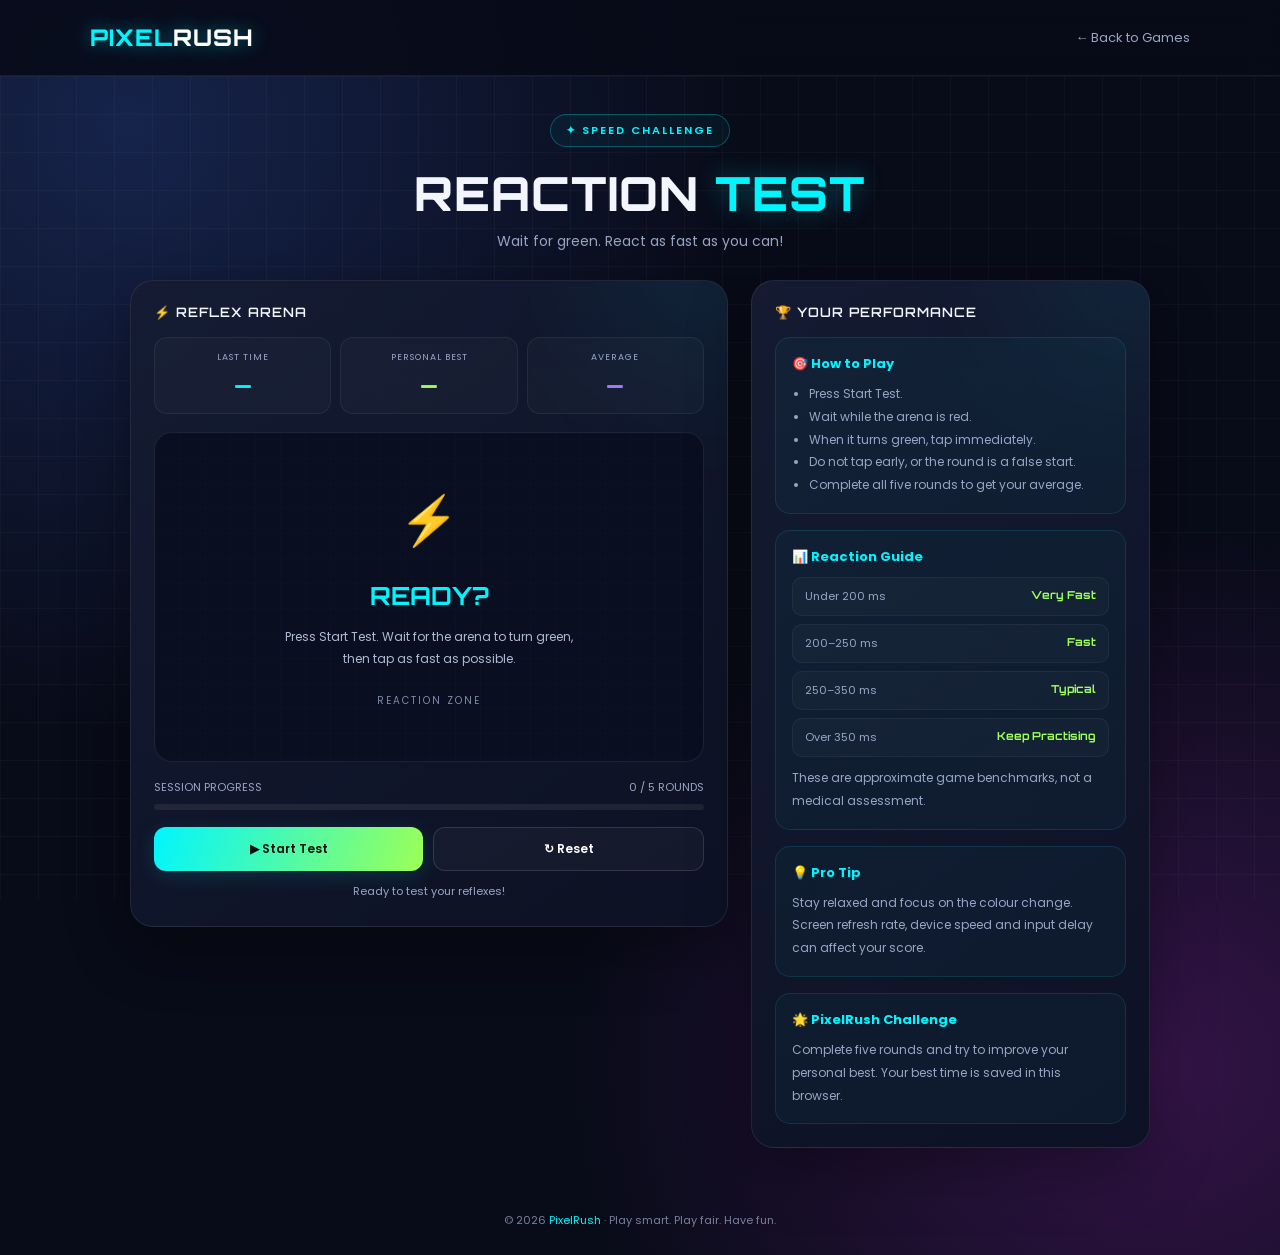
<file: reaction-test.html>
<!DOCTYPE html>
<html lang="en">
<head>
<meta charset="UTF-8">
<meta name="viewport" content="width=device-width, initial-scale=1.0">
<meta name="theme-color" content="#080b18">
<title>Reaction Test | PixelRush</title>

<style>
@import url('https://fonts.googleapis.com/css2?family=Orbitron:wght@400;500;600;700;800&family=Poppins:wght@400;500;600;700&display=swap');

:root {
  --bg: #080b18;
  --panel: #11172b;
  --cyan: #00f5ff;
  --green: #9cff57;
  --pink: #ff3cac;
  --purple: #a879ff;
  --muted: #9aa5c5;
}

* {
  margin: 0;
  padding: 0;
  box-sizing: border-box;
}

body {
  min-height: 100vh;
  color: #f3f6ff;
  font-family: 'Poppins', sans-serif;
  background:
    radial-gradient(ellipse at 10% 10%, #16234b, transparent 38%),
    radial-gradient(ellipse at 90% 85%, #341448, transparent 36%),
    var(--bg);
  overflow-x: hidden;
}

body::before {
  content: "";
  position: fixed;
  inset: 0;
  z-index: -1;
  pointer-events: none;
  background-image:
    linear-gradient(#ffffff08 1px, transparent 1px),
    linear-gradient(90deg, #ffffff08 1px, transparent 1px);
  background-size: 38px 38px;
}

.navbar {
  min-height: 76px;
  padding: 15px 7%;
  display: flex;
  align-items: center;
  justify-content: space-between;
  gap: 16px;
  border-bottom: 1px solid #ffffff12;
  background: #080b18dd;
  backdrop-filter: blur(15px);
}

.logo {
  color: var(--cyan);
  font: 800 23px 'Orbitron', sans-serif;
  text-decoration: none;
  letter-spacing: 1px;
  text-shadow: 0 0 18px #00f5ff70;
}

.logo span {
  color: white;
}

.back-link {
  color: var(--muted);
  font-size: 13px;
  text-decoration: none;
  transition: color .25s;
}

.back-link:hover {
  color: var(--cyan);
}

.page {
  width: min(100% - 30px, 1020px);
  margin: 38px auto;
  animation: pageEnter .7s ease both;
}

.heading {
  text-align: center;
  margin-bottom: 28px;
}

.eyebrow {
  display: inline-block;
  padding: 7px 15px;
  border: 1px solid #00f5ff45;
  border-radius: 30px;
  color: var(--cyan);
  background: #00f5ff0b;
  font-size: 11px;
  font-weight: 600;
  letter-spacing: 2px;
}

h1 {
  margin: 16px 0 9px;
  font: 800 clamp(29px, 5vw, 47px) 'Orbitron', sans-serif;
  letter-spacing: 1px;
}

h1 span {
  color: var(--cyan);
  text-shadow: 0 0 25px #00f5ff50;
}

.subtitle {
  color: var(--muted);
  font-size: 14px;
}

.layout {
  display: grid;
  grid-template-columns: minmax(0, 1.2fr) minmax(250px, .8fr);
  gap: 23px;
  align-items: start;
}

.panel {
  position: relative;
  overflow: hidden;
  padding: 23px;
  border: 1px solid #ffffff15;
  border-radius: 23px;
  background: linear-gradient(145deg, #151c33f2, #0d1225f7);
  box-shadow: 0 20px 65px #0005;
}

.panel::before {
  content: "";
  position: absolute;
  top: -120px;
  right: -80px;
  width: 180px;
  height: 180px;
  border-radius: 50%;
  background: var(--cyan);
  filter: blur(90px);
  opacity: .12;
  pointer-events: none;
}

.panel-title {
  margin-bottom: 17px;
  font: 600 13px 'Orbitron', sans-serif;
  letter-spacing: 1px;
}

.stats {
  display: grid;
  grid-template-columns: repeat(3, 1fr);
  gap: 9px;
  margin-bottom: 18px;
}

.stat {
  padding: 13px 5px;
  text-align: center;
  border: 1px solid #ffffff10;
  border-radius: 13px;
  background: #ffffff06;
}

.stat-label {
  display: block;
  margin-bottom: 7px;
  color: var(--muted);
  font-size: 9px;
  letter-spacing: 1px;
}

.stat-value {
  font: 700 clamp(16px, 3vw, 22px) 'Orbitron', sans-serif;
}

#lastTime { color: var(--cyan); }
#bestTime { color: var(--green); }
#averageTime { color: var(--purple); }

.test-arena {
  position: relative;
  display: flex;
  flex-direction: column;
  align-items: center;
  justify-content: center;
  width: 100%;
  min-height: 330px;
  padding: 25px 16px;
  border: 1px solid #ffffff15;
  border-radius: 18px;
  background: #090f20;
  text-align: center;
  overflow: hidden;
  isolation: isolate;
  user-select: none;
  -webkit-tap-highlight-color: transparent;
  touch-action: manipulation;
  transition: background .25s, border-color .25s, box-shadow .25s;
}

.test-arena::before {
  content: "";
  position: absolute;
  inset: 0;
  z-index: -1;
  opacity: .6;
  background-image:
    linear-gradient(#ffffff06 1px, transparent 1px),
    linear-gradient(90deg, #ffffff06 1px, transparent 1px);
  background-size: 25px 25px;
}

.test-arena:focus-visible {
  outline: 2px solid white;
  outline-offset: 3px;
}

.test-arena.waiting {
  background: #35121f;
  border-color: #ff3cac70;
  box-shadow: inset 0 0 70px #ff3cac12;
}

.test-arena.ready {
  background: #12351f;
  border-color: #9cff57b0;
  box-shadow: inset 0 0 75px #9cff571a, 0 0 25px #9cff5712;
}

.test-arena.result-state {
  background: #10283b;
  border-color: #00f5ff70;
}

.arena-icon {
  margin-bottom: 20px;
  font-size: 48px;
  animation: float 1.8s ease-in-out infinite;
}

.arena-title {
  font: 700 clamp(18px, 3vw, 25px) 'Orbitron', sans-serif;
  line-height: 1.5;
}

.arena-text {
  max-width: 310px;
  margin-top: 12px;
  color: #b0bad4;
  font-size: 12px;
  line-height: 1.8;
}

.arena-title.green {
  color: var(--green);
  text-shadow: 0 0 22px #9cff5740;
}

.arena-title.pink {
  color: var(--pink);
  text-shadow: 0 0 22px #ff3cac30;
}

.arena-title.cyan {
  color: var(--cyan);
}

.tap-hint {
  margin-top: 24px;
  color: #7f8aaa;
  font-size: 10px;
  letter-spacing: 2px;
}

.progress-wrap {
  margin-top: 17px;
}

.progress-label {
  display: flex;
  justify-content: space-between;
  gap: 10px;
  margin-bottom: 8px;
  color: var(--muted);
  font-size: 11px;
}

.progress-track {
  height: 6px;
  border-radius: 20px;
  background: #ffffff12;
  overflow: hidden;
}

.progress-bar {
  width: 0;
  height: 100%;
  border-radius: inherit;
  background: linear-gradient(90deg, var(--cyan), var(--green));
  transition: width .3s ease;
}

.buttons {
  display: flex;
  gap: 10px;
  margin-top: 17px;
}

.btn {
  flex: 1;
  padding: 12px 10px;
  border: 1px solid #ffffff20;
  border-radius: 12px;
  color: white;
  background: #ffffff08;
  font: 600 12px 'Poppins', sans-serif;
  cursor: pointer;
  transition: .25s;
}

.btn:hover:not(:disabled) {
  transform: translateY(-2px);
  border-color: var(--cyan);
}

.btn:disabled {
  opacity: .4;
  cursor: not-allowed;
}

.btn.primary {
  color: #07100b;
  background: linear-gradient(110deg, #00f5ff, #9cff57);
  border: none;
  box-shadow: 0 5px 20px #00f5ff20;
}

.btn.primary:hover:not(:disabled) {
  box-shadow: 0 7px 25px #00f5ff45;
}

.btn:focus-visible {
  outline: 2px solid white;
  outline-offset: 3px;
}

.info-box {
  padding: 16px;
  margin-top: 16px;
  border: 1px solid #00f5ff20;
  border-radius: 15px;
  background: #00f5ff08;
}

.info-box h3 {
  margin-bottom: 9px;
  color: var(--cyan);
  font-size: 13px;
}

.info-box p,
.info-box li {
  color: var(--muted);
  font-size: 12px;
  line-height: 1.9;
}

.info-box ul {
  padding-left: 17px;
}

.results-list {
  margin-top: 10px;
  display: grid;
  gap: 8px;
}

.result-row {
  display: flex;
  justify-content: space-between;
  gap: 12px;
  padding: 10px 12px;
  border-radius: 10px;
  background: #ffffff06;
  border: 1px solid #ffffff0d;
  font-size: 11px;
}

.result-row span:first-child {
  color: var(--muted);
}

.result-row strong {
  color: var(--green);
  font-family: 'Orbitron', sans-serif;
  font-size: 11px;
}

.status-message {
  min-height: 20px;
  margin-top: 12px;
  color: var(--muted);
  text-align: center;
  font-size: 11px;
}

.footer {
  padding: 26px 15px;
  color: #77819e;
  font-size: 11px;
  text-align: center;
}

.footer span {
  color: var(--cyan);
}

@keyframes pageEnter {
  from { opacity: 0; transform: translateY(20px); }
  to { opacity: 1; transform: translateY(0); }
}

@keyframes float {
  0%, 100% { transform: translateY(0); }
  50% { transform: translateY(-8px); }
}

@keyframes pulseGreen {
  0%, 100% { box-shadow: inset 0 0 45px #9cff5710, 0 0 15px #9cff5710; }
  50% { box-shadow: inset 0 0 80px #9cff5720, 0 0 28px #9cff5725; }
}

.test-arena.ready {
  animation: pulseGreen .65s ease-in-out infinite;
}

@media (max-width: 760px) {
  .page { margin: 25px auto; }
  .layout { grid-template-columns: 1fr; }
  .panel { padding: 17px; }
  .game-panel { max-width: 600px; width: 100%; margin: auto; }
  .test-arena { min-height: 300px; }
}

@media (max-width: 380px) {
  .navbar { padding: 14px 5%; }
  .logo { font-size: 18px; }
  .back-link { font-size: 11px; }
  .panel { padding: 13px; }
  .test-arena { min-height: 260px; }
  .buttons { gap: 7px; }
  .btn { padding: 11px 6px; font-size: 11px; }
}

@media (prefers-reduced-motion: reduce) {
  *, *::before, *::after {
    animation-duration: .01ms !important;
    animation-iteration-count: 1 !important;
    transition-duration: .01ms !important;
  }
}
</style>
</head>

<body>
<header class="navbar">
  <a href="../index.html" class="logo">PIXEL<span>RUSH</span></a>
  <a href="../games.html" class="back-link">← Back to Games</a>
</header>

<main class="page">
  <section class="heading">
    <span class="eyebrow">✦ SPEED CHALLENGE</span>
    <h1>REACTION <span>TEST</span></h1>
    <p class="subtitle">Wait for green. React as fast as you can!</p>
  </section>

  <section class="layout">
    <div class="panel game-panel">
      <h2 class="panel-title">⚡ REFLEX ARENA</h2>

      <div class="stats">
        <div class="stat">
          <span class="stat-label">LAST TIME</span>
          <span class="stat-value" id="lastTime">—</span>
        </div>
        <div class="stat">
          <span class="stat-label">PERSONAL BEST</span>
          <span class="stat-value" id="bestTime">—</span>
        </div>
        <div class="stat">
          <span class="stat-label">AVERAGE</span>
          <span class="stat-value" id="averageTime">—</span>
        </div>
      </div>

      <div
        class="test-arena"
        id="arena"
        role="button"
        tabindex="0"
        aria-label="Reaction test area. Start the test, wait for green, then tap quickly."
      >
        <div class="arena-icon" id="arenaIcon">⚡</div>
        <h2 class="arena-title cyan" id="arenaTitle">READY?</h2>
        <p class="arena-text" id="arenaText">
          Press Start Test. Wait for the arena to turn green, then tap as fast as possible.
        </p>
        <span class="tap-hint" id="tapHint">REACTION ZONE</span>
      </div>

      <div class="progress-wrap">
        <div class="progress-label">
          <span>SESSION PROGRESS</span>
          <span id="roundLabel">0 / 5 ROUNDS</span>
        </div>
        <div class="progress-track">
          <div class="progress-bar" id="progressBar"></div>
        </div>
      </div>

      <div class="buttons">
        <button class="btn primary" id="startBtn" type="button">▶ Start Test</button>
        <button class="btn" id="resetBtn" type="button">↻ Reset</button>
      </div>

      <div class="status-message" id="statusMessage" aria-live="polite">
        Ready to test your reflexes!
      </div>
    </div>

    <aside class="panel">
      <h2 class="panel-title">🏆 YOUR PERFORMANCE</h2>

      <div class="info-box">
        <h3>🎯 How to Play</h3>
        <ul>
          <li>Press Start Test.</li>
          <li>Wait while the arena is red.</li>
          <li>When it turns green, tap immediately.</li>
          <li>Do not tap early, or the round is a false start.</li>
          <li>Complete all five rounds to get your average.</li>
        </ul>
      </div>

      <div class="info-box">
        <h3>📊 Reaction Guide</h3>
        <div class="results-list">
          <div class="result-row"><span>Under 200 ms</span><strong>Very Fast</strong></div>
          <div class="result-row"><span>200–250 ms</span><strong>Fast</strong></div>
          <div class="result-row"><span>250–350 ms</span><strong>Typical</strong></div>
          <div class="result-row"><span>Over 350 ms</span><strong>Keep Practising</strong></div>
        </div>
        <p style="margin-top:10px">These are approximate game benchmarks, not a medical assessment.</p>
      </div>

      <div class="info-box">
        <h3>💡 Pro Tip</h3>
        <p>Stay relaxed and focus on the colour change. Screen refresh rate, device speed and input delay can affect your score.</p>
      </div>

      <div class="info-box">
        <h3>🌟 PixelRush Challenge</h3>
        <p>Complete five rounds and try to improve your personal best. Your best time is saved in this browser.</p>
      </div>
    </aside>
  </section>
</main>

<footer class="footer">
  © 2026 <span>PixelRush</span> · Play smart. Play fair. Have fun.
</footer>

<script>
(() => {
  "use strict";

  const arena = document.getElementById("arena");
  const arenaIcon = document.getElementById("arenaIcon");
  const arenaTitle = document.getElementById("arenaTitle");
  const arenaText = document.getElementById("arenaText");
  const tapHint = document.getElementById("tapHint");

  const startBtn = document.getElementById("startBtn");
  const resetBtn = document.getElementById("resetBtn");
  const lastTimeDisplay = document.getElementById("lastTime");
  const bestTimeDisplay = document.getElementById("bestTime");
  const averageTimeDisplay = document.getElementById("averageTime");
  const roundLabel = document.getElementById("roundLabel");
  const progressBar = document.getElementById("progressBar");
  const statusMessage = document.getElementById("statusMessage");

  const ROUNDS = 5;
  const BEST_KEY = "pixelrush_reaction_best_v1";

  let state = "idle";
  let results = [];
  let round = 0;
  let bestTime = readBestTime();
  let startTimestamp = 0;
  let timeoutId = null;
  let roundToken = 0;

  function readBestTime() {
    try {
      const value = Number(localStorage.getItem(BEST_KEY));
      return Number.isFinite(value) && value > 0 ? value : null;
    } catch {
      return null;
    }
  }

  function saveBestTime() {
    try {
      localStorage.setItem(BEST_KEY, String(bestTime));
    } catch {
      // Game remains playable without browser storage.
    }
  }

  function formatTime(value) {
    return `${Math.round(value)} ms`;
  }

  function updateStats() {
    const last = results.length ? results[results.length - 1] : null;

    lastTimeDisplay.textContent = last === null ? "—" : formatTime(last);
    bestTimeDisplay.textContent = bestTime === null ? "—" : formatTime(bestTime);

    if (results.length) {
      const average = results.reduce((sum, time) => sum + time, 0) / results.length;
      averageTimeDisplay.textContent = formatTime(average);
    } else {
      averageTimeDisplay.textContent = "—";
    }

    roundLabel.textContent = `${round} / ${ROUNDS} ROUNDS`;
    progressBar.style.width = `${(round / ROUNDS) * 100}%`;
  }

  function setArena(mode, icon, title, message, hint) {
    arena.classList.remove("waiting", "ready", "result-state");
    arena.classList.add(mode);

    arenaIcon.textContent = icon;
    arenaTitle.textContent = title;
    arenaText.textContent = message;
    tapHint.textContent = hint;

    arenaTitle.className = "arena-title";

    if (mode === "ready") arenaTitle.classList.add("green");
    else if (mode === "waiting") arenaTitle.classList.add("pink");
    else arenaTitle.classList.add("cyan");
  }

  function clearPendingTimer() {
    if (timeoutId !== null) {
      clearTimeout(timeoutId);
      timeoutId = null;
    }
  }

  function startSession() {
    clearPendingTimer();
    roundToken++;

    results = [];
    round = 0;
    updateStats();

    startBtn.textContent = "Restart Session";
    statusMessage.textContent = "Focus on the arena...";
    beginRound();
  }

  function beginRound() {
    clearPendingTimer();
    roundToken++;
    const token = roundToken;

    round++;
    updateStats();

    state = "waiting";

    setArena(
      "waiting",
      "🔴",
      "WAIT FOR GREEN",
      "Don't tap yet! React only when the arena turns green.",
      `ROUND ${round} OF ${ROUNDS}`
    );

    statusMessage.textContent = "Wait for the signal...";
    startBtn.disabled = true;

    // Random delay helps prevent anticipation.
    const delay = 1500 + Math.random() * 3500;

    timeoutId = setTimeout(() => {
      if (token !== roundToken || state !== "waiting") return;

      timeoutId = null;
      state = "ready";
      startTimestamp = performance.now();

      setArena(
        "ready",
        "🟢",
        "TAP NOW!",
        "The signal is green! Tap the arena as quickly as you can.",
        "GO GO GO!"
      );

      statusMessage.textContent = "GREEN SIGNAL — react now!";
    }, delay);
  }

  function handleArenaAction() {
    if (state === "waiting") {
      // Invalidate the pending signal to prevent stale callbacks.
      clearPendingTimer();
      roundToken++;
      state = "false-start";

      setArena(
        "waiting",
        "⚠️",
        "FALSE START!",
        "Too early! Wait for green next time. Restart the session to try again.",
        "WAIT FOR GREEN"
      );

      statusMessage.textContent = "Early tap detected.";
      startBtn.disabled = false;
      startBtn.textContent = "Try Again";
      return;
    }

    if (state === "ready") {
      const elapsed = performance.now() - startTimestamp;
      const reactionTime = Math.max(0, Math.round(elapsed));

      state = "result";
      results.push(reactionTime);

      if (bestTime === null || reactionTime < bestTime) {
        bestTime = reactionTime;
        saveBestTime();
        statusMessage.textContent = "New personal best! ⚡";
      } else {
        statusMessage.textContent = `Recorded: ${reactionTime} ms`;
      }

      updateStats();

      setArena(
        "result-state",
        "⚡",
        `${reactionTime} ms`,
        getPerformanceMessage(reactionTime),
        `ROUND ${round} COMPLETE`
      );

      if (round >= ROUNDS) {
        finishSession();
      } else {
        startBtn.disabled = false;
        startBtn.textContent = "Next Round →";
      }
    }
  }

  function getPerformanceMessage(time) {
    if (time < 200) return "Incredible speed! That was a very fast reaction.";
    if (time < 250) return "Excellent! You reacted quickly.";
    if (time < 350) return "Nice work! Keep practising your timing.";
    return "Round complete! Stay relaxed and try again.";
  }

  function finishSession() {
    state = "finished";
    startBtn.disabled = false;
    startBtn.textContent = "Play Again";

    const average = results.reduce((sum, time) => sum + time, 0) / results.length;
    const fastest = Math.min(...results);

    setArena(
      "result-state",
      "🏆",
      "SESSION COMPLETE!",
      `Average: ${Math.round(average)} ms · Best this session: ${fastest} ms`,
      "ALL 5 ROUNDS COMPLETE"
    );

    statusMessage.textContent = "Great job! Your session is complete.";

    // Optional PixelRush game-manager integration.
    // A lower reaction time is better, so convert it into a higher-is-better score.
    try {
      if (window.PixelRushGameManager) {
        const gameScore = Math.max(0, 1000 - Math.round(average));
        window.PixelRushGameManager.recordScore("reaction-test", gameScore);
      }
    } catch (error) {
      console.warn("Score integration unavailable.", error);
    }
  }

  function resetSession() {
    clearPendingTimer();
    roundToken++;
    state = "idle";
    results = [];
    round = 0;

    startBtn.disabled = false;
    startBtn.textContent = "▶ Start Test";

    updateStats();

    setArena(
      "",
      "⚡",
      "READY?",
      "Press Start Test. Wait for the arena to turn green, then tap as fast as possible.",
      "REACTION ZONE"
    );

    statusMessage.textContent = "Ready to test your reflexes!";
  }

  startBtn.addEventListener("click", () => {
    if (state === "waiting" || state === "ready") return;

    if (state === "result" && round < ROUNDS) {
      beginRound();
      return;
    }

    // A false start requires a fresh session; completed sessions can be replayed.
    startSession();
  });

  resetBtn.addEventListener("click", resetSession);

  arena.addEventListener("click", handleArenaAction);

  arena.addEventListener("keydown", event => {
    if (event.key === "Enter" || event.key === " ") {
      event.preventDefault();
      handleArenaAction();
    }
  });

  updateStats();
})();
</script>
</body>
</html>
</file>
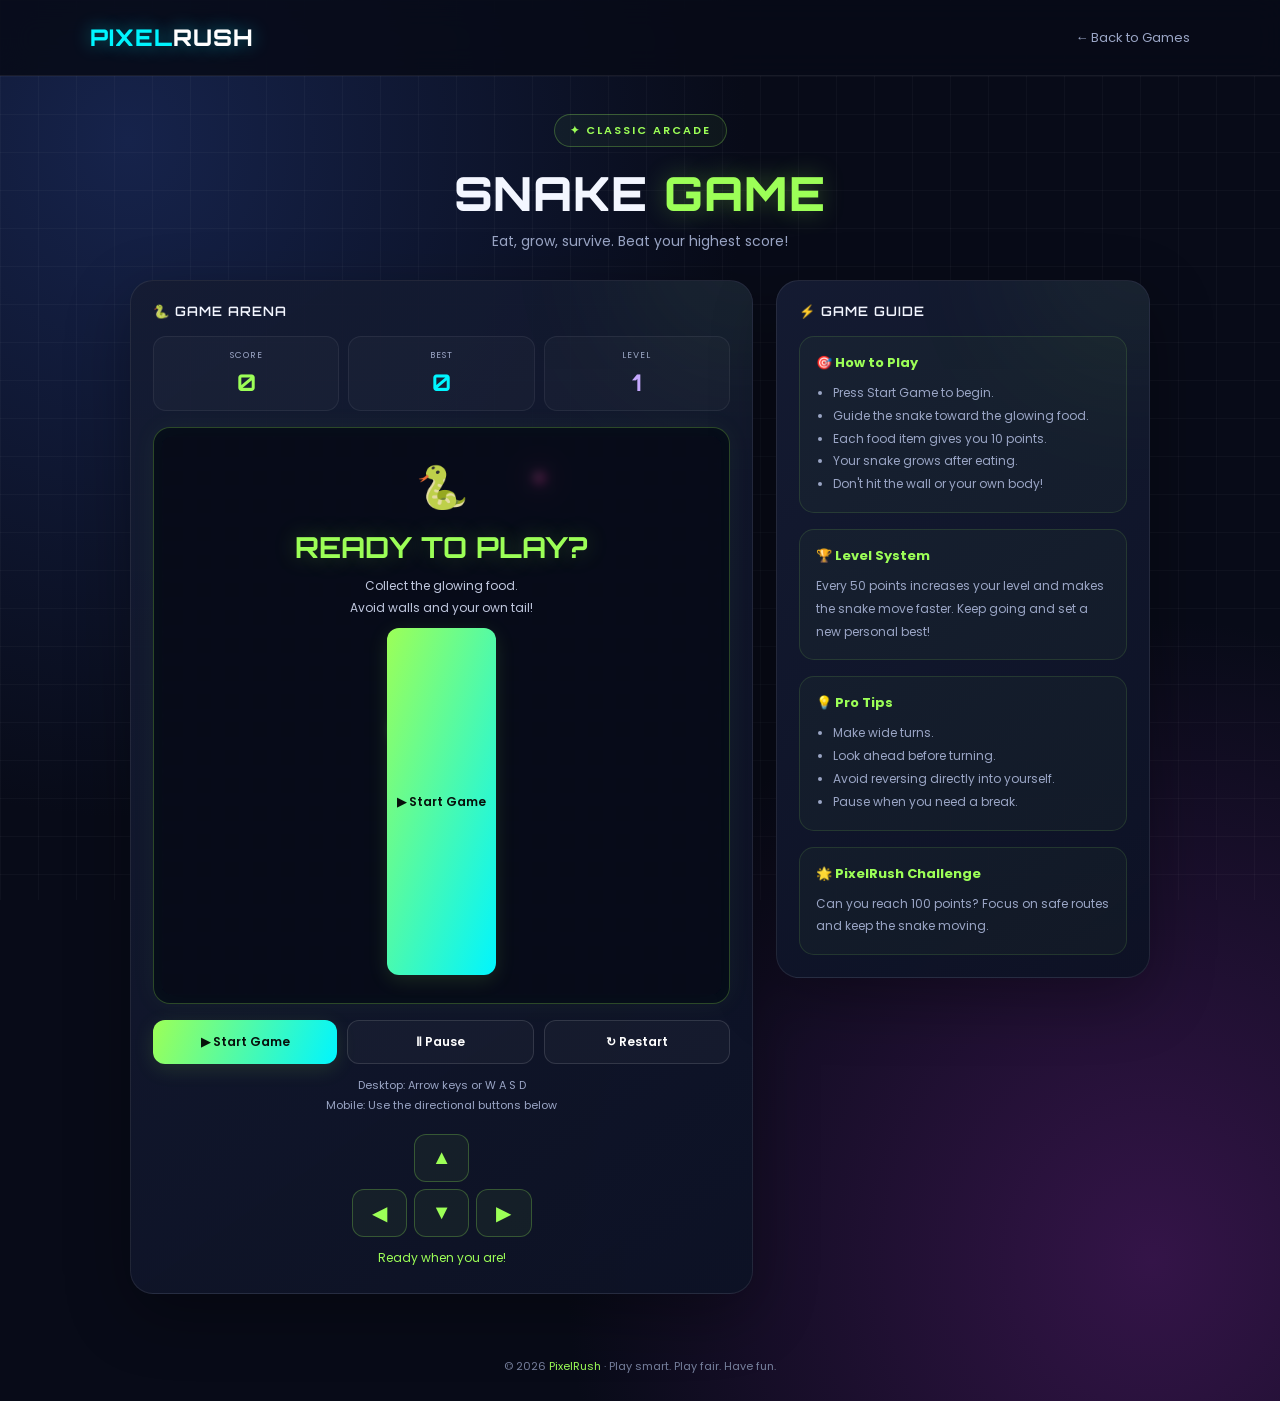
<file: snake.html>
<!DOCTYPE html>
<html lang="en">
<head>
<meta charset="UTF-8">
<meta name="viewport" content="width=device-width, initial-scale=1.0">
<meta name="theme-color" content="#080b18">
<title>Snake Game | PixelRush</title>

<style>
@import url('https://fonts.googleapis.com/css2?family=Orbitron:wght@400;500;600;700;800&family=Poppins:wght@400;500;600;700&display=swap');

:root {
  --bg: #080b18;
  --panel: #11172b;
  --cyan: #00f5ff;
  --green: #9cff57;
  --pink: #ff3cac;
  --muted: #9aa5c5;
}

* {
  margin: 0;
  padding: 0;
  box-sizing: border-box;
}

body {
  min-height: 100vh;
  color: #f3f6ff;
  font-family: 'Poppins', sans-serif;
  background:
    radial-gradient(ellipse at 10% 10%, #16234b, transparent 38%),
    radial-gradient(ellipse at 90% 90%, #341448, transparent 36%),
    var(--bg);
  overflow-x: hidden;
}

body::before {
  content: "";
  position: fixed;
  inset: 0;
  pointer-events: none;
  z-index: -1;
  background-image:
    linear-gradient(#ffffff08 1px, transparent 1px),
    linear-gradient(90deg, #ffffff08 1px, transparent 1px);
  background-size: 38px 38px;
}

.navbar {
  min-height: 76px;
  padding: 15px 7%;
  display: flex;
  justify-content: space-between;
  align-items: center;
  gap: 16px;
  border-bottom: 1px solid #ffffff12;
  background: #080b18dd;
  backdrop-filter: blur(15px);
}

.logo {
  color: var(--cyan);
  font: 800 23px 'Orbitron', sans-serif;
  text-decoration: none;
  letter-spacing: 1px;
  text-shadow: 0 0 18px #00f5ff70;
}

.logo span {
  color: white;
}

.back-link {
  color: var(--muted);
  text-decoration: none;
  font-size: 13px;
  transition: color .25s;
}

.back-link:hover {
  color: var(--cyan);
}

.page {
  width: min(100% - 30px, 1020px);
  margin: 38px auto;
  animation: pageEnter .7s ease both;
}

.heading {
  text-align: center;
  margin-bottom: 28px;
}

.eyebrow {
  display: inline-block;
  padding: 7px 15px;
  border: 1px solid #9cff5745;
  border-radius: 30px;
  color: var(--green);
  background: #9cff570c;
  font-size: 11px;
  font-weight: 600;
  letter-spacing: 2px;
}

h1 {
  margin: 16px 0 9px;
  font: 800 clamp(30px, 5vw, 47px) 'Orbitron', sans-serif;
  letter-spacing: 1px;
}

h1 span {
  color: var(--green);
  text-shadow: 0 0 25px #9cff5750;
}

.subtitle {
  color: var(--muted);
  font-size: 14px;
}

.layout {
  display: grid;
  grid-template-columns: minmax(0, 1.25fr) minmax(250px, .75fr);
  gap: 23px;
  align-items: start;
}

.panel {
  position: relative;
  overflow: hidden;
  padding: 22px;
  border: 1px solid #ffffff15;
  border-radius: 23px;
  background: linear-gradient(145deg, #151c33f2, #0d1225f7);
  box-shadow: 0 20px 65px #0005;
}

.panel::before {
  content: "";
  position: absolute;
  top: -120px;
  right: -80px;
  width: 180px;
  height: 180px;
  border-radius: 50%;
  background: var(--green);
  filter: blur(90px);
  opacity: .12;
  pointer-events: none;
}

.panel-title {
  margin-bottom: 17px;
  font: 600 13px 'Orbitron', sans-serif;
  letter-spacing: 1px;
}

.stats {
  display: grid;
  grid-template-columns: repeat(3, 1fr);
  gap: 9px;
  margin-bottom: 16px;
}

.stat {
  text-align: center;
  padding: 12px 5px;
  border: 1px solid #ffffff10;
  border-radius: 13px;
  background: #ffffff06;
}

.stat-label {
  display: block;
  margin-bottom: 6px;
  color: var(--muted);
  font-size: 9px;
  letter-spacing: 1px;
}

.stat-value {
  font: 700 clamp(17px, 3vw, 23px) 'Orbitron', sans-serif;
}

#score { color: var(--green); }
#highScore { color: var(--cyan); }
#level { color: #c5a7ff; }

.game-wrap {
  position: relative;
  width: 100%;
  padding: 8px;
  border: 1px solid #9cff5740;
  border-radius: 17px;
  background: #070c18;
  box-shadow: 0 0 26px #9cff570d, inset 0 0 25px #00f5ff06;
}

#gameCanvas {
  display: block;
  width: 100%;
  height: auto;
  aspect-ratio: 1 / 1;
  border-radius: 10px;
  background: #090f20;
  touch-action: none;
}

.overlay {
  position: absolute;
  inset: 8px;
  z-index: 2;
  display: flex;
  align-items: center;
  justify-content: center;
  flex-direction: column;
  gap: 10px;
  padding: 20px;
  text-align: center;
  border-radius: 10px;
  background: #080b18c9;
  backdrop-filter: blur(5px);
  transition: opacity .25s;
}

.overlay.hidden {
  opacity: 0;
  pointer-events: none;
}

.overlay h2 {
  font: 700 clamp(20px, 4vw, 29px) 'Orbitron', sans-serif;
  color: var(--green);
  text-shadow: 0 0 22px #9cff5740;
}

.overlay p {
  color: #c0c8df;
  font-size: 12px;
  line-height: 1.8;
}

.overlay-icon {
  font-size: 42px;
  animation: float 1.8s ease-in-out infinite;
}

.game-buttons {
  display: flex;
  gap: 10px;
  margin-top: 16px;
}

.btn {
  flex: 1;
  padding: 12px 10px;
  border: 1px solid #ffffff20;
  border-radius: 12px;
  color: white;
  background: #ffffff08;
  font: 600 12px 'Poppins', sans-serif;
  cursor: pointer;
  transition: .25s;
}

.btn:hover {
  transform: translateY(-2px);
  border-color: var(--green);
}

.btn.primary {
  color: #07100b;
  background: linear-gradient(110deg, #9cff57, #00f5ff);
  border: none;
  box-shadow: 0 5px 20px #9cff5720;
}

.btn.primary:hover {
  box-shadow: 0 7px 25px #9cff5740;
}

.btn:focus-visible,
.pad-btn:focus-visible {
  outline: 2px solid white;
  outline-offset: 3px;
}

.control-note {
  text-align: center;
  margin-top: 12px;
  color: var(--muted);
  font-size: 11px;
  line-height: 1.8;
}

.mobile-controls {
  width: 180px;
  margin: 18px auto 0;
  display: grid;
  grid-template-columns: repeat(3, 1fr);
  grid-template-rows: repeat(2, 48px);
  gap: 7px;
  user-select: none;
}

.pad-btn {
  display: flex;
  justify-content: center;
  align-items: center;
  border: 1px solid #9cff5740;
  border-radius: 12px;
  color: var(--green);
  background: #9cff570d;
  font-size: 20px;
  cursor: pointer;
  touch-action: manipulation;
  transition: background .15s, transform .15s;
}

.pad-btn:active {
  background: #9cff5730;
  transform: scale(.94);
}

.pad-up { grid-column: 2; grid-row: 1; }
.pad-left { grid-column: 1; grid-row: 2; }
.pad-down { grid-column: 2; grid-row: 2; }
.pad-right { grid-column: 3; grid-row: 2; }

.info-box {
  position: relative;
  padding: 16px;
  margin-top: 16px;
  border: 1px solid #9cff5720;
  border-radius: 15px;
  background: #9cff5708;
}

.info-box h3 {
  margin-bottom: 9px;
  color: var(--green);
  font-size: 13px;
}

.info-box p,
.info-box li {
  color: var(--muted);
  font-size: 12px;
  line-height: 1.9;
}

.info-box ul {
  padding-left: 17px;
}

.status-message {
  min-height: 22px;
  margin-top: 12px;
  text-align: center;
  color: var(--green);
  font-size: 12px;
}

.footer {
  padding: 26px 15px;
  color: #77819e;
  font-size: 11px;
  text-align: center;
}

.footer span { color: var(--green); }

@keyframes pageEnter {
  from { opacity: 0; transform: translateY(20px); }
  to { opacity: 1; transform: translateY(0); }
}

@keyframes float {
  0%, 100% { transform: translateY(0); }
  50% { transform: translateY(-8px); }
}

@media (max-width: 760px) {
  .page { margin: 25px auto; }
  .layout { grid-template-columns: 1fr; }
  .panel { padding: 17px; }
  .game-panel { max-width: 550px; width: 100%; margin: auto; }
}

@media (max-width: 380px) {
  .navbar { padding: 14px 5%; }
  .logo { font-size: 18px; }
  .back-link { font-size: 11px; }
  .panel { padding: 13px; }
  .game-buttons { gap: 7px; }
  .btn { font-size: 11px; padding: 11px 6px; }
}

@media (prefers-reduced-motion: reduce) {
  *, *::before, *::after {
    animation-duration: .01ms !important;
    animation-iteration-count: 1 !important;
    scroll-behavior: auto !important;
    transition-duration: .01ms !important;
  }
}
</style>
</head>

<body>
<header class="navbar">
  <a href="../index.html" class="logo">PIXEL<span>RUSH</span></a>
  <a href="../games.html" class="back-link">← Back to Games</a>
</header>

<main class="page">
  <section class="heading">
    <span class="eyebrow">✦ CLASSIC ARCADE</span>
    <h1>SNAKE <span>GAME</span></h1>
    <p class="subtitle">Eat, grow, survive. Beat your highest score!</p>
  </section>

  <section class="layout">
    <div class="panel game-panel">
      <h2 class="panel-title">🐍 GAME ARENA</h2>

      <div class="stats">
        <div class="stat">
          <span class="stat-label">SCORE</span>
          <span class="stat-value" id="score">0</span>
        </div>
        <div class="stat">
          <span class="stat-label">BEST</span>
          <span class="stat-value" id="highScore">0</span>
        </div>
        <div class="stat">
          <span class="stat-label">LEVEL</span>
          <span class="stat-value" id="level">1</span>
        </div>
      </div>

      <div class="game-wrap" id="gameWrap">
        <canvas id="gameCanvas" width="400" height="400"
          aria-label="Snake game board. Use arrow keys or WASD to move."
          role="img"></canvas>

        <div class="overlay" id="overlay">
          <div class="overlay-icon" id="overlayIcon">🐍</div>
          <h2 id="overlayTitle">READY TO PLAY?</h2>
          <p id="overlayText">Collect the glowing food.<br>Avoid walls and your own tail!</p>
          <button class="btn primary" id="overlayButton" type="button">▶ Start Game</button>
        </div>
      </div>

      <div class="game-buttons">
        <button class="btn primary" id="startBtn" type="button">▶ Start Game</button>
        <button class="btn" id="pauseBtn" type="button" disabled>Ⅱ Pause</button>
        <button class="btn" id="restartBtn" type="button">↻ Restart</button>
      </div>

      <div class="control-note">
        Desktop: Arrow keys or W A S D<br>
        Mobile: Use the directional buttons below
      </div>

      <div class="mobile-controls" aria-label="Touch controls">
        <button class="pad-btn pad-up" data-direction="up" aria-label="Move up" type="button">▲</button>
        <button class="pad-btn pad-left" data-direction="left" aria-label="Move left" type="button">◀</button>
        <button class="pad-btn pad-down" data-direction="down" aria-label="Move down" type="button">▼</button>
        <button class="pad-btn pad-right" data-direction="right" aria-label="Move right" type="button">▶</button>
      </div>

      <div class="status-message" id="statusMessage" aria-live="polite">Ready when you are!</div>
    </div>

    <aside class="panel">
      <h2 class="panel-title">⚡ GAME GUIDE</h2>

      <div class="info-box">
        <h3>🎯 How to Play</h3>
        <ul>
          <li>Press Start Game to begin.</li>
          <li>Guide the snake toward the glowing food.</li>
          <li>Each food item gives you 10 points.</li>
          <li>Your snake grows after eating.</li>
          <li>Don't hit the wall or your own body!</li>
        </ul>
      </div>

      <div class="info-box">
        <h3>🏆 Level System</h3>
        <p>Every 50 points increases your level and makes the snake move faster. Keep going and set a new personal best!</p>
      </div>

      <div class="info-box">
        <h3>💡 Pro Tips</h3>
        <ul>
          <li>Make wide turns.</li>
          <li>Look ahead before turning.</li>
          <li>Avoid reversing directly into yourself.</li>
          <li>Pause when you need a break.</li>
        </ul>
      </div>

      <div class="info-box">
        <h3>🌟 PixelRush Challenge</h3>
        <p>Can you reach 100 points? Focus on safe routes and keep the snake moving.</p>
      </div>
    </aside>
  </section>
</main>

<footer class="footer">
  © 2026 <span>PixelRush</span> · Play smart. Play fair. Have fun.
</footer>

<script>
(() => {
  "use strict";

  const canvas = document.getElementById("gameCanvas");
  const ctx = canvas.getContext("2d");
  const overlay = document.getElementById("overlay");
  const overlayIcon = document.getElementById("overlayIcon");
  const overlayTitle = document.getElementById("overlayTitle");
  const overlayText = document.getElementById("overlayText");
  const overlayButton = document.getElementById("overlayButton");
  const startBtn = document.getElementById("startBtn");
  const pauseBtn = document.getElementById("pauseBtn");
  const restartBtn = document.getElementById("restartBtn");
  const statusMessage = document.getElementById("statusMessage");

  const scoreDisplay = document.getElementById("score");
  const highScoreDisplay = document.getElementById("highScore");
  const levelDisplay = document.getElementById("level");

  const SIZE = 400;
  const CELL = 20;
  const CELLS = SIZE / CELL;
  const STORAGE_KEY = "pixelrush_snake_highscore_v1";

  let snake;
  let food;
  let direction;
  let nextDirection;
  let score = 0;
  let highScore = readHighScore();
  let level = 1;
  let gameState = "ready";
  let lastFrameTime = 0;
  let animationId = null;
  let foodPulse = 0;

  highScoreDisplay.textContent = highScore;

  function readHighScore() {
    try {
      const saved = Number(localStorage.getItem(STORAGE_KEY));
      return Number.isFinite(saved) && saved >= 0 ? saved : 0;
    } catch {
      return 0;
    }
  }

  function saveHighScore() {
    try {
      localStorage.setItem(STORAGE_KEY, String(highScore));
    } catch {
      // The game still works if browser storage is unavailable.
    }
  }

  function resetBoard() {
    snake = [
      { x: 10, y: 10 },
      { x: 9, y: 10 },
      { x: 8, y: 10 }
    ];

    direction = { x: 1, y: 0 };
    nextDirection = { x: 1, y: 0 };
    score = 0;
    level = 1;
    food = createFood();

    updateStats();
    draw();
  }

  function createFood() {
    const emptyCells = [];

    for (let y = 0; y < CELLS; y++) {
      for (let x = 0; x < CELLS; x++) {
        if (!snake.some(part => part.x === x && part.y === y)) {
          emptyCells.push({ x, y });
        }
      }
    }

    if (!emptyCells.length) {
      return null;
    }

    return emptyCells[Math.floor(Math.random() * emptyCells.length)];
  }

  function updateStats() {
    scoreDisplay.textContent = score;
    highScoreDisplay.textContent = highScore;
    levelDisplay.textContent = level;
  }

  function speed() {
    return Math.max(65, 145 - (level - 1) * 10);
  }

  function startGame() {
    if (gameState === "over") {
      resetBoard();
    }

    if (gameState === "running") return;

    gameState = "running";
    overlay.classList.add("hidden");
    pauseBtn.disabled = false;
    pauseBtn.textContent = "Ⅱ Pause";
    startBtn.textContent = "▶ Resume";
    statusMessage.textContent = "Game on! Collect the food.";

    lastFrameTime = 0;

    if (animationId !== null) {
      cancelAnimationFrame(animationId);
    }

    animationId = requestAnimationFrame(gameLoop);
  }

  function pauseGame() {
    if (gameState === "running") {
      gameState = "paused";
      if (animationId !== null) cancelAnimationFrame(animationId);
      animationId = null;
      showOverlay("Ⅱ", "GAME PAUSED", "Take a breath. Your snake is waiting.", "▶ Resume");
      pauseBtn.textContent = "▶ Resume";
      startBtn.textContent = "▶ Resume";
      statusMessage.textContent = "Paused.";
    } else if (gameState === "paused") {
      startGame();
    }
  }

  function restartGame() {
    if (animationId !== null) cancelAnimationFrame(animationId);
    animationId = null;

    resetBoard();
    gameState = "ready";
    pauseBtn.disabled = true;
    pauseBtn.textContent = "Ⅱ Pause";
    startBtn.textContent = "▶ Start Game";

    showOverlay("🐍", "READY TO PLAY?", "Collect the glowing food.<br>Avoid walls and your own tail!", "▶ Start Game");
    statusMessage.textContent = "New game ready!";
  }

  function showOverlay(icon, title, message, buttonText) {
    overlayIcon.textContent = icon;
    overlayTitle.textContent = title;
    overlayText.innerHTML = message;
    overlayButton.textContent = buttonText;
    overlay.classList.remove("hidden");
  }

  function setDirection(name) {
    const directions = {
      up: { x: 0, y: -1 },
      down: { x: 0, y: 1 },
      left: { x: -1, y: 0 },
      right: { x: 1, y: 0 }
    };

    const proposed = directions[name];
    if (!proposed || gameState === "over") return;

    // Prevent a direct 180-degree reversal.
    if (
      proposed.x === -direction.x &&
      proposed.y === -direction.y
    ) {
      return;
    }

    nextDirection = proposed;

    if (gameState === "ready") {
      startGame();
    }
  }

  function update() {
    direction = nextDirection;

    const head = {
      x: snake[0].x + direction.x,
      y: snake[0].y + direction.y
    };

    const eating = food && head.x === food.x && head.y === food.y;

    const hitWall =
      head.x < 0 || head.x >= CELLS ||
      head.y < 0 || head.y >= CELLS;

    // The tail moves away on a non-eating turn, so moving into its
    // current last square is allowed.
    const bodyToCheck = eating ? snake : snake.slice(0, -1);
    const hitSelf = bodyToCheck.some(part =>
      part.x === head.x && part.y === head.y
    );

    if (hitWall || hitSelf) {
      endGame();
      return;
    }

    snake.unshift(head);

    if (eating) {
      score += 10;
      level = Math.floor(score / 50) + 1;

      if (score > highScore) {
        highScore = score;
        saveHighScore();
      }

      food = createFood();
      updateStats();

      statusMessage.textContent = `Great! ${score} points.`;

      if (!food) {
        winGame();
        return;
      }
    } else {
      snake.pop();
    }
  }

  function draw() {
    ctx.clearRect(0, 0, SIZE, SIZE);

    ctx.fillStyle = "#090f20";
    ctx.fillRect(0, 0, SIZE, SIZE);

    // Neon grid.
    ctx.strokeStyle = "rgba(0,245,255,0.055)";
    ctx.lineWidth = 1;

    for (let i = 0; i <= CELLS; i++) {
      ctx.beginPath();
      ctx.moveTo(i * CELL, 0);
      ctx.lineTo(i * CELL, SIZE);
      ctx.stroke();

      ctx.beginPath();
      ctx.moveTo(0, i * CELL);
      ctx.lineTo(SIZE, i * CELL);
      ctx.stroke();
    }

    // Food with a pulsing glow.
    if (food) {
      const centerX = food.x * CELL + CELL / 2;
      const centerY = food.y * CELL + CELL / 2;
      const radius = 5 + Math.sin(foodPulse) * 1.5;

      ctx.save();
      ctx.shadowColor = "#ff3cac";
      ctx.shadowBlur = 18;

      ctx.fillStyle = "#ff3cac";
      ctx.beginPath();
      ctx.arc(centerX, centerY, radius, 0, Math.PI * 2);
      ctx.fill();

      ctx.shadowBlur = 0;
      ctx.fillStyle = "#fff";
      ctx.beginPath();
      ctx.arc(centerX - 1.5, centerY - 1.5, 1.7, 0, Math.PI * 2);
      ctx.fill();
      ctx.restore();
    }

    // Snake body with a bright head.
    snake.forEach((part, index) => {
      const inset = index === 0 ? 2 : 3;
      const x = part.x * CELL + inset;
      const y = part.y * CELL + inset;
      const size = CELL - inset * 2;

      ctx.save();

      if (index === 0) {
        ctx.shadowColor = "#9cff57";
        ctx.shadowBlur = 15;
        ctx.fillStyle = "#c6ff94";
      } else {
        const shade = Math.max(0.45, 1 - index * 0.018);
        ctx.fillStyle = `rgba(105, 255, 112, ${shade})`;
      }

      roundedRect(ctx, x, y, size, size, index === 0 ? 6 : 5);
      ctx.fill();
      ctx.restore();

      if (index === 0) {
        // Eyes point in the direction of travel.
        ctx.fillStyle = "#07100b";

        let eyes;
        if (direction.x === 1) {
          eyes = [[x + size * .68, y + size * .30],
                  [x + size * .68, y + size * .70]];
        } else if (direction.x === -1) {
          eyes = [[x + size * .32, y + size * .30],
                  [x + size * .32, y + size * .70]];
        } else if (direction.y === -1) {
          eyes = [[x + size * .30, y + size * .32],
                  [x + size * .70, y + size * .32]];
        } else {
          eyes = [[x + size * .30, y + size * .68],
                  [x + size * .70, y + size * .68]];
        }

        eyes.forEach(([ex, ey]) => {
          ctx.beginPath();
          ctx.arc(ex, ey, 1.8, 0, Math.PI * 2);
          ctx.fill();
        });
      }
    });
  }

  function roundedRect(context, x, y, width, height, radius) {
    context.beginPath();
    context.roundRect(x, y, width, height, radius);
  }

  function gameLoop(timestamp) {
    if (gameState !== "running") {
      animationId = null;
      return;
    }

    if (!lastFrameTime) lastFrameTime = timestamp;

    const elapsed = timestamp - lastFrameTime;

    if (elapsed >= speed()) {
      update();
      lastFrameTime = timestamp;
    }

    foodPulse += 0.08;
    draw();

    if (gameState === "running") {
      animationId = requestAnimationFrame(gameLoop);
    } else {
      animationId = null;
    }
  }

  function endGame() {
    gameState = "over";
    pauseBtn.disabled = true;
    startBtn.textContent = "▶ Play Again";
    pauseBtn.textContent = "Ⅱ Pause";

    showOverlay(
      "💥",
      "GAME OVER",
      `Score: <strong>${score}</strong><br>Best: <strong>${highScore}</strong><br>Ready for another round?`,
      "↻ Play Again"
    );

    statusMessage.textContent = "Nice try! Give it another go.";

    // Optional PixelRush game-manager integration.
    try {
      if (window.PixelRushGameManager) {
        window.PixelRushGameManager.recordScore("snake", score);
      }
    } catch (error) {
      console.warn("Score integration unavailable.", error);
    }
  }

  function winGame() {
    gameState = "over";
    pauseBtn.disabled = true;
    startBtn.textContent = "▶ Play Again";

    showOverlay(
      "🏆",
      "YOU WIN!",
      `Amazing! You filled the entire board.<br>Final score: <strong>${score}</strong>`,
      "↻ Play Again"
    );

    statusMessage.textContent = "Incredible! You filled the board.";

    try {
      if (window.PixelRushGameManager) {
        window.PixelRushGameManager.recordScore("snake", score);
      }
    } catch (error) {
      console.warn("Score integration unavailable.", error);
    }
  }

  startBtn.addEventListener("click", startGame);
  overlayButton.addEventListener("click", startGame);
  pauseBtn.addEventListener("click", pauseGame);
  restartBtn.addEventListener("click", restartGame);

  document.querySelectorAll("[data-direction]").forEach(button => {
    button.addEventListener("pointerdown", event => {
      event.preventDefault();
      setDirection(button.dataset.direction);
    });
  });

  document.addEventListener("keydown", event => {
    const key = event.key.toLowerCase();

    const map = {
      arrowup: "up", w: "up",
      arrowdown: "down", s: "down",
      arrowleft: "left", a: "left",
      arrowright: "right", d: "right"
    };

    if (map[key]) {
      event.preventDefault();
      setDirection(map[key]);
      return;
    }

    if (key === " " || key === "escape") {
      event.preventDefault();

      if (gameState === "running") {
        pauseGame();
      } else if (gameState === "paused") {
        startGame();
      } else if (gameState === "ready") {
        startGame();
      }
    }
  });

  // Swipe support for phones and tablets.
  let touchStartX = 0;
  let touchStartY = 0;

  canvas.addEventListener("touchstart", event => {
    const touch = event.changedTouches[0];
    touchStartX = touch.clientX;
    touchStartY = touch.clientY;
  }, { passive: true });

  canvas.addEventListener("touchend", event => {
    const touch = event.changedTouches[0];
    const dx = touch.clientX - touchStartX;
    const dy = touch.clientY - touchStartY;

    if (Math.max(Math.abs(dx), Math.abs(dy)) < 20) return;

    if (Math.abs(dx) > Math.abs(dy)) {
      setDirection(dx > 0 ? "right" : "left");
    } else {
      setDirection(dy > 0 ? "down" : "up");
    }
  }, { passive: true });

  resetBoard();
})();
</script>
</body>
</html>
</file>
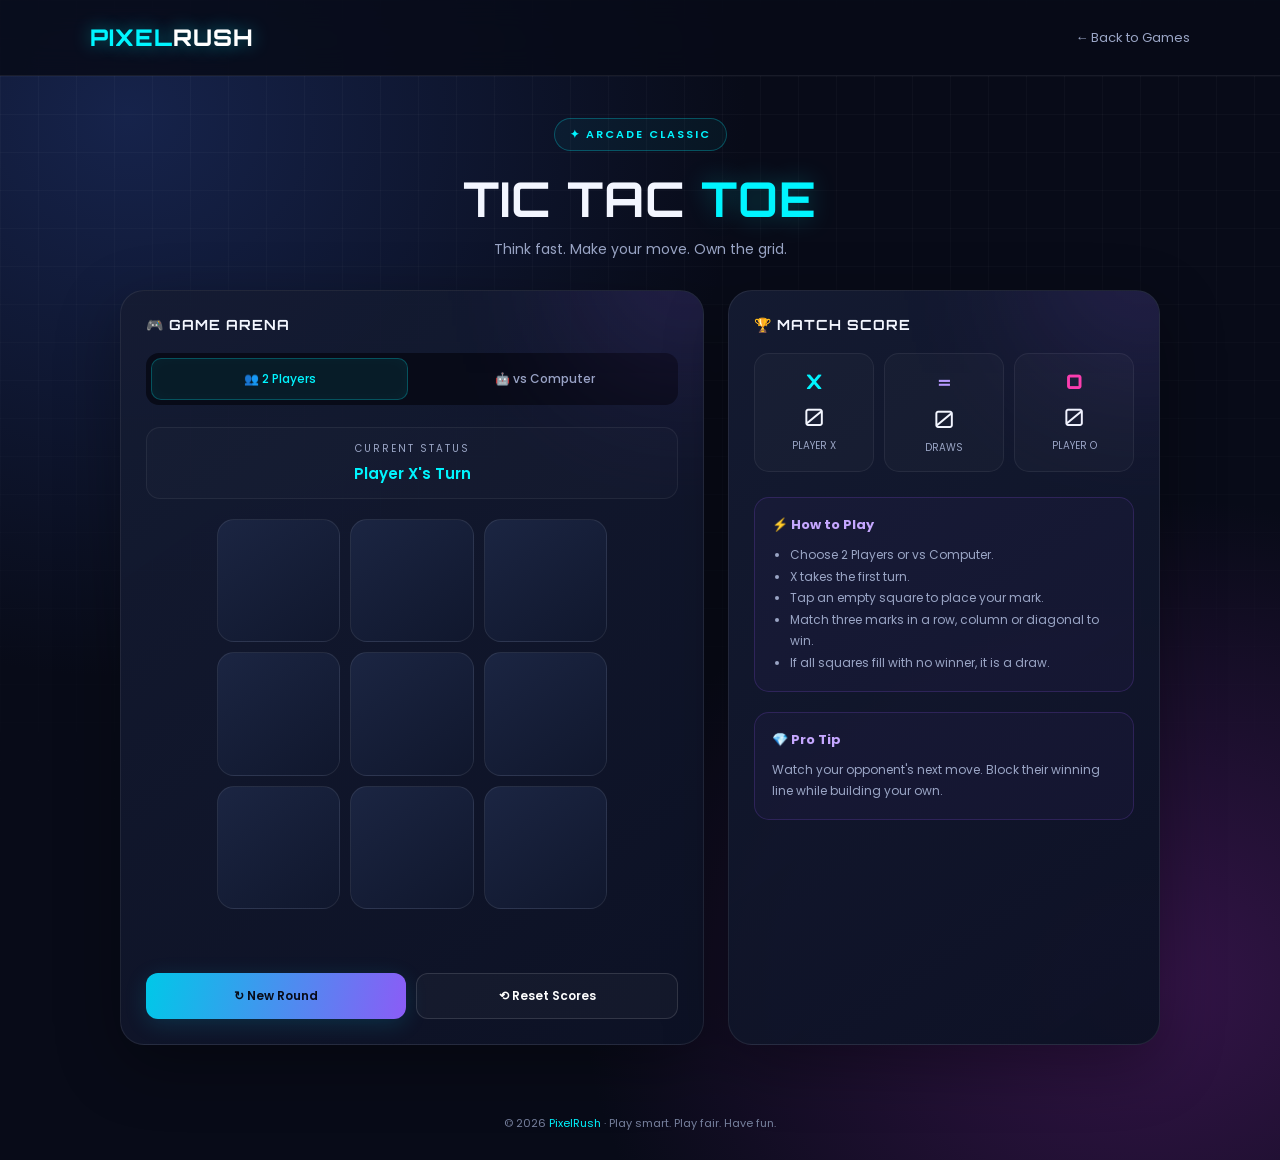
<file: tic-tac-toe.html>
<!DOCTYPE html>
<html lang="en">
<head>
<meta charset="UTF-8">
<meta name="viewport" content="width=device-width, initial-scale=1.0">
<meta name="theme-color" content="#080b18">
<title>Tic Tac Toe | PixelRush</title>

<style>
@import url('https://fonts.googleapis.com/css2?family=Orbitron:wght@400;500;600;700;800&family=Poppins:wght@400;500;600;700&display=swap');

:root {
  --bg: #080b18;
  --panel: #11172b;
  --cyan: #00f5ff;
  --pink: #ff3cac;
  --purple: #9b5cff;
  --text: #f3f6ff;
  --muted: #9aa5c5;
}

* {
  margin: 0;
  padding: 0;
  box-sizing: border-box;
}

body {
  min-height: 100vh;
  font-family: 'Poppins', sans-serif;
  color: var(--text);
  background:
    radial-gradient(ellipse at 10% 10%, #16234b 0, transparent 38%),
    radial-gradient(ellipse at 90% 85%, #341448 0, transparent 35%),
    var(--bg);
  overflow-x: hidden;
}

body::before {
  content: "";
  position: fixed;
  inset: 0;
  z-index: -1;
  pointer-events: none;
  background-image:
    linear-gradient(#ffffff08 1px, transparent 1px),
    linear-gradient(90deg, #ffffff08 1px, transparent 1px);
  background-size: 38px 38px;
  mask-image: linear-gradient(to bottom, black, transparent);
}

.navbar {
  min-height: 76px;
  padding: 15px 7%;
  display: flex;
  justify-content: space-between;
  align-items: center;
  gap: 20px;
  border-bottom: 1px solid #ffffff12;
  background: #080b18d9;
  backdrop-filter: blur(15px);
}

.logo {
  font-family: 'Orbitron', sans-serif;
  font-size: 23px;
  font-weight: 800;
  color: var(--cyan);
  text-decoration: none;
  letter-spacing: 1px;
  text-shadow: 0 0 18px #00f5ff70;
}

.logo span {
  color: white;
}

.back-link {
  color: var(--muted);
  text-decoration: none;
  font-size: 13px;
  transition: color .25s;
}

.back-link:hover {
  color: var(--cyan);
}

.page {
  width: min(100% - 32px, 1040px);
  margin: 42px auto;
  animation: pageEnter .8s ease both;
}

.heading {
  text-align: center;
  margin-bottom: 30px;
}

.eyebrow {
  display: inline-block;
  padding: 7px 15px;
  border: 1px solid #00f5ff45;
  border-radius: 30px;
  color: var(--cyan);
  background: #00f5ff0b;
  font-size: 11px;
  font-weight: 600;
  letter-spacing: 2px;
}

h1 {
  font-family: 'Orbitron', sans-serif;
  font-size: clamp(28px, 5vw, 48px);
  margin: 17px 0 10px;
  letter-spacing: 1px;
}

h1 span {
  color: var(--cyan);
  text-shadow: 0 0 25px #00f5ff45;
}

.subtitle {
  color: var(--muted);
  font-size: 14px;
}

.game-layout {
  display: grid;
  grid-template-columns: minmax(0, 1.15fr) minmax(260px, .85fr);
  gap: 24px;
  align-items: stretch;
}

.panel {
  background: linear-gradient(145deg, #151c33eF, #0d1225f5);
  border: 1px solid #ffffff14;
  border-radius: 24px;
  padding: 25px;
  box-shadow: 0 20px 65px #0005;
  position: relative;
  overflow: hidden;
}

.panel::before {
  content: "";
  position: absolute;
  width: 170px;
  height: 170px;
  top: -115px;
  right: -70px;
  background: var(--purple);
  filter: blur(85px);
  opacity: .22;
  pointer-events: none;
}

.panel-title {
  font-family: 'Orbitron', sans-serif;
  font-size: 14px;
  letter-spacing: 1px;
  margin-bottom: 20px;
}

.mode-switch {
  display: grid;
  grid-template-columns: 1fr 1fr;
  gap: 8px;
  padding: 5px;
  border-radius: 13px;
  background: #080b18;
  margin-bottom: 22px;
}

.mode-btn {
  border: 1px solid transparent;
  border-radius: 10px;
  padding: 11px 8px;
  color: var(--muted);
  background: transparent;
  font: 500 12px 'Poppins', sans-serif;
  cursor: pointer;
  transition: .25s;
}

.mode-btn.active {
  color: var(--cyan);
  border-color: #00f5ff40;
  background: #00f5ff12;
  box-shadow: inset 0 0 15px #00f5ff08;
}

.turn-box {
  text-align: center;
  margin-bottom: 20px;
  padding: 13px;
  border: 1px solid #ffffff10;
  border-radius: 14px;
  background: #ffffff04;
}

.turn-label {
  display: block;
  font-size: 10px;
  letter-spacing: 2px;
  color: var(--muted);
  margin-bottom: 5px;
}

#status {
  font-size: 15px;
  font-weight: 600;
}

#status.x-turn {
  color: var(--cyan);
}

#status.o-turn {
  color: var(--pink);
}

.board {
  width: min(100%, 390px);
  aspect-ratio: 1;
  margin: auto;
  display: grid;
  grid-template-columns: repeat(3, 1fr);
  gap: 10px;
}

.cell {
  position: relative;
  min-width: 0;
  border-radius: 17px;
  border: 1px solid #ffffff15;
  background: linear-gradient(145deg, #1b2542, #10172d);
  color: white;
  font-family: 'Orbitron', sans-serif;
  font-size: clamp(36px, 8vw, 65px);
  font-weight: 800;
  cursor: pointer;
  transition: transform .2s, border-color .2s, background .2s, box-shadow .2s;
  overflow: hidden;
}

.cell:hover:enabled {
  transform: translateY(-3px);
  border-color: #00f5ff90;
  background: #162b43;
  box-shadow: 0 0 22px #00f5ff12;
}

.cell:focus-visible,
button:focus-visible {
  outline: 2px solid white;
  outline-offset: 3px;
}

.cell.x {
  color: var(--cyan);
  text-shadow: 0 0 20px #00f5ff9c;
  animation: markPop .3s cubic-bezier(.2, 1.6, .4, 1);
}

.cell.o {
  color: var(--pink);
  text-shadow: 0 0 20px #ff3cac9c;
  animation: markPop .3s cubic-bezier(.2, 1.6, .4, 1);
}

.cell.winner {
  border-color: #b8ff70;
  background: #b8ff7018;
  color: #c8ff94;
  box-shadow: 0 0 25px #b8ff702d, inset 0 0 20px #b8ff7010;
  animation: winnerPulse .7s ease-in-out infinite alternate;
}

.cell:disabled {
  cursor: default;
}

.game-buttons {
  display: flex;
  gap: 10px;
  margin-top: 22px;
}

.btn {
  flex: 1;
  padding: 13px 12px;
  border-radius: 12px;
  border: 1px solid #ffffff20;
  background: #ffffff08;
  color: white;
  font: 600 12px 'Poppins', sans-serif;
  cursor: pointer;
  transition: .25s;
}

.btn:hover {
  transform: translateY(-2px);
  border-color: var(--cyan);
}

.btn.primary {
  background: linear-gradient(100deg, #00c8e8, #8b5cf6);
  color: #080b18;
  border: none;
  box-shadow: 0 5px 22px #00d9ff25;
}

.btn.primary:hover {
  box-shadow: 0 7px 28px #00d9ff55;
}

.scores {
  display: grid;
  grid-template-columns: repeat(3, 1fr);
  gap: 10px;
  margin-bottom: 25px;
}

.score-card {
  text-align: center;
  border-radius: 15px;
  padding: 15px 5px;
  background: #ffffff06;
  border: 1px solid #ffffff10;
}

.score-card .symbol {
  display: block;
  font-family: 'Orbitron', sans-serif;
  font-size: 20px;
  font-weight: 800;
  margin-bottom: 8px;
}

.score-card.x-score .symbol { color: var(--cyan); }
.score-card.o-score .symbol { color: var(--pink); }
.score-card.draw-score .symbol { color: #b69aff; }

.score-number {
  font-family: 'Orbitron', sans-serif;
  font-size: 24px;
}

.score-name {
  display: block;
  color: var(--muted);
  font-size: 10px;
  margin-top: 5px;
}

.info-box {
  padding: 17px;
  border: 1px solid #9b5cff30;
  background: #9b5cff0a;
  border-radius: 15px;
  margin-top: 20px;
}

.info-box h3 {
  color: #c5a7ff;
  font-size: 13px;
  margin-bottom: 9px;
}

.info-box p,
.info-box li {
  font-size: 12px;
  color: var(--muted);
  line-height: 1.8;
}

.info-box ul {
  padding-left: 18px;
}

.result {
  margin-top: 18px;
  text-align: center;
  min-height: 24px;
  color: #b8ff70;
  font-size: 13px;
  font-weight: 600;
}

.footer {
  text-align: center;
  padding: 28px 15px;
  color: #77819e;
  font-size: 11px;
}

.footer span {
  color: var(--cyan);
}

@keyframes pageEnter {
  from { opacity: 0; transform: translateY(20px); }
  to { opacity: 1; transform: translateY(0); }
}

@keyframes markPop {
  from { transform: scale(.5) rotate(-12deg); opacity: .3; }
  to { transform: scale(1) rotate(0); opacity: 1; }
}

@keyframes winnerPulse {
  from { box-shadow: 0 0 10px #b8ff7020; }
  to { box-shadow: 0 0 30px #b8ff7055; }
}

@media (max-width: 760px) {
  .page { margin: 28px auto; }
  .game-layout { grid-template-columns: 1fr; }
  .panel { padding: 20px; }
  .board { max-width: 360px; }
}

@media (max-width: 380px) {
  .navbar { padding: 14px 5%; }
  .logo { font-size: 19px; }
  .panel { padding: 15px; }
  .board { gap: 7px; }
  .cell { border-radius: 12px; }
  .game-buttons { flex-direction: column; }
}
</style>
</head>

<body>

<header class="navbar">
  <a class="logo" href="../index.html">PIXEL<span>RUSH</span></a>
  <a class="back-link" href="../games.html">← Back to Games</a>
</header>

<main class="page">

  <section class="heading">
    <span class="eyebrow">✦ ARCADE CLASSIC</span>
    <h1>TIC TAC <span>TOE</span></h1>
    <p class="subtitle">Think fast. Make your move. Own the grid.</p>
  </section>

  <section class="game-layout">

    <div class="panel">
      <h2 class="panel-title">🎮 GAME ARENA</h2>

      <div class="mode-switch">
        <button class="mode-btn active" id="twoPlayerBtn" type="button">
          👥 2 Players
        </button>
        <button class="mode-btn" id="computerBtn" type="button">
          🤖 vs Computer
        </button>
      </div>

      <div class="turn-box" aria-live="polite">
        <span class="turn-label">CURRENT STATUS</span>
        <div id="status" class="x-turn">Player X's Turn</div>
      </div>

      <div class="board" id="board" role="group" aria-label="Tic Tac Toe board">
        <button class="cell" data-index="0" aria-label="Cell 1" type="button"></button>
        <button class="cell" data-index="1" aria-label="Cell 2" type="button"></button>
        <button class="cell" data-index="2" aria-label="Cell 3" type="button"></button>
        <button class="cell" data-index="3" aria-label="Cell 4" type="button"></button>
        <button class="cell" data-index="4" aria-label="Cell 5" type="button"></button>
        <button class="cell" data-index="5" aria-label="Cell 6" type="button"></button>
        <button class="cell" data-index="6" aria-label="Cell 7" type="button"></button>
        <button class="cell" data-index="7" aria-label="Cell 8" type="button"></button>
        <button class="cell" data-index="8" aria-label="Cell 9" type="button"></button>
      </div>

      <div class="result" id="result" aria-live="polite"></div>

      <div class="game-buttons">
        <button class="btn primary" id="restartBtn" type="button">↻ New Round</button>
        <button class="btn" id="resetBtn" type="button">⟲ Reset Scores</button>
      </div>
    </div>

    <aside class="panel">
      <h2 class="panel-title">🏆 MATCH SCORE</h2>

      <div class="scores">
        <div class="score-card x-score">
          <span class="symbol">X</span>
          <span class="score-number" id="xScore">0</span>
          <span class="score-name">PLAYER X</span>
        </div>

        <div class="score-card draw-score">
          <span class="symbol">＝</span>
          <span class="score-number" id="drawScore">0</span>
          <span class="score-name">DRAWS</span>
        </div>

        <div class="score-card o-score">
          <span class="symbol">O</span>
          <span class="score-number" id="oScore">0</span>
          <span class="score-name" id="oPlayerLabel">PLAYER O</span>
        </div>
      </div>

      <div class="info-box">
        <h3>⚡ How to Play</h3>
        <ul>
          <li>Choose 2 Players or vs Computer.</li>
          <li>X takes the first turn.</li>
          <li>Tap an empty square to place your mark.</li>
          <li>Match three marks in a row, column or diagonal to win.</li>
          <li>If all squares fill with no winner, it is a draw.</li>
        </ul>
      </div>

      <div class="info-box">
        <h3>💎 Pro Tip</h3>
        <p>Watch your opponent's next move. Block their winning line while building your own.</p>
      </div>
    </aside>

  </section>
</main>

<footer class="footer">
  © 2026 <span>PixelRush</span> · Play smart. Play fair. Have fun.
</footer>

<script>
(() => {
  "use strict";

  const cells = [...document.querySelectorAll(".cell")];
  const status = document.getElementById("status");
  const result = document.getElementById("result");
  const xScoreDisplay = document.getElementById("xScore");
  const oScoreDisplay = document.getElementById("oScore");
  const drawScoreDisplay = document.getElementById("drawScore");
  const oPlayerLabel = document.getElementById("oPlayerLabel");
  const twoPlayerBtn = document.getElementById("twoPlayerBtn");
  const computerBtn = document.getElementById("computerBtn");

  const winningLines = [
    [0, 1, 2], [3, 4, 5], [6, 7, 8],
    [0, 3, 6], [1, 4, 7], [2, 5, 8],
    [0, 4, 8], [2, 4, 6]
  ];

  let board = Array(9).fill("");
  let currentPlayer = "X";
  let gameOver = false;
  let computerMode = false;
  let scores = { X: 0, O: 0, draw: 0 };
  let roundsPlayed = 0;

  function updateScores() {
    xScoreDisplay.textContent = scores.X;
    oScoreDisplay.textContent = scores.O;
    drawScoreDisplay.textContent = scores.draw;
  }

  function updateStatus(message, player = currentPlayer) {
    status.textContent = message;
    status.className = player === "O" ? "o-turn" : "x-turn";
  }

  function findWinner(state) {
    for (const line of winningLines) {
      const [a, b, c] = line;

      if (state[a] && state[a] === state[b] && state[a] === state[c]) {
        return { player: state[a], line };
      }
    }

    return null;
  }

  function setMode(useComputer) {
    computerMode = useComputer;
    twoPlayerBtn.classList.toggle("active", !useComputer);
    computerBtn.classList.toggle("active", useComputer);
    oPlayerLabel.textContent = useComputer ? "COMPUTER" : "PLAYER O";
    newRound();
  }

  function makeMove(index) {
    if (gameOver || board[index]) return;
    if (computerMode && currentPlayer === "O") return;

    placeMark(index, currentPlayer);

    if (gameOver) return;

    if (computerMode && currentPlayer === "O") {
      updateStatus("Computer is thinking...", "O");
      setTimeout(() => {
        if (!gameOver && currentPlayer === "O") {
          const move = chooseComputerMove();
          if (move !== -1) placeMark(move, "O");
        }
      }, 350);
    }
  }

  function placeMark(index, player) {
    if (gameOver || board[index]) return;

    board[index] = player;
    const cell = cells[index];

    cell.textContent = player;
    cell.classList.add(player.toLowerCase());
    cell.setAttribute("aria-label", `Cell ${index + 1}: ${player}`);
    cell.disabled = true;

    const winningResult = findWinner(board);

    if (winningResult) {
      gameOver = true;
      roundsPlayed++;

      winningResult.line.forEach(i => cells[i].classList.add("winner"));

      scores[player]++;
      updateScores();

      const winnerName = computerMode
        ? (player === "X" ? "You win!" : "Computer wins!")
        : `Player ${player} wins!`;

      updateStatus(winnerName, player);
      result.textContent = "✦ Victory! Great game.";

      // Optional integration with the PixelRush game manager.
      try {
        if (player === "X" && window.PixelRushGameManager) {
          window.PixelRushGameManager.recordScore("tic-tac-toe", 100);
        }
      } catch (error) {
        console.warn("Score integration unavailable.", error);
      }

      return;
    }

    if (board.every(Boolean)) {
      gameOver = true;
      roundsPlayed++;
      scores.draw++;
      updateScores();
      updateStatus("It's a draw!");
      result.textContent = "🤝 Well played by both sides!";
      return;
    }

    currentPlayer = player === "X" ? "O" : "X";

    if (computerMode && currentPlayer === "O") {
      updateStatus("Computer's turn...", "O");
    } else {
      updateStatus(
        computerMode ? "Your turn (X)" : `Player ${currentPlayer}'s Turn`,
        currentPlayer
      );
    }
  }

  // Computer chooses a winning move, blocks the player, or selects a strategic square.
  function chooseComputerMove() {
    const winningMove = findBestMove("O");
    if (winningMove !== -1) return winningMove;

    const blockingMove = findBestMove("X");
    if (blockingMove !== -1) return blockingMove;

    if (!board[4]) return 4;

    const corners = [0, 2, 6, 8].filter(i => !board[i]);
    if (corners.length) {
      return corners[Math.floor(Math.random() * corners.length)];
    }

    const available = board
      .map((value, index) => value ? -1 : index)
      .filter(index => index !== -1);

    return available.length
      ? available[Math.floor(Math.random() * available.length)]
      : -1;
  }

  function findBestMove(player) {
    for (let i = 0; i < 9; i++) {
      if (board[i]) continue;

      board[i] = player;
      const wins = findWinner(board);
      board[i] = "";

      if (wins) return i;
    }

    return -1;
  }

  function newRound() {
    board = Array(9).fill("");
    currentPlayer = "X";
    gameOver = false;
    result.textContent = "";

    cells.forEach((cell, index) => {
      cell.textContent = "";
      cell.disabled = false;
      cell.className = "cell";
      cell.setAttribute("aria-label", `Cell ${index + 1}`);
    });

    updateStatus(computerMode ? "Your turn (X)" : "Player X's Turn", "X");
  }

  function resetScores() {
    scores = { X: 0, O: 0, draw: 0 };
    roundsPlayed = 0;
    updateScores();
    newRound();
    result.textContent = "Scores reset. Ready to play!";
  }

  cells.forEach((cell, index) => {
    cell.addEventListener("click", () => makeMove(index));
  });

  twoPlayerBtn.addEventListener("click", () => setMode(false));
  computerBtn.addEventListener("click", () => setMode(true));
  document.getElementById("restartBtn").addEventListener("click", newRound);
  document.getElementById("resetBtn").addEventListener("click", resetScores);

  updateScores();
  newRound();
})();
</script>

</body>
</html>
</file>
